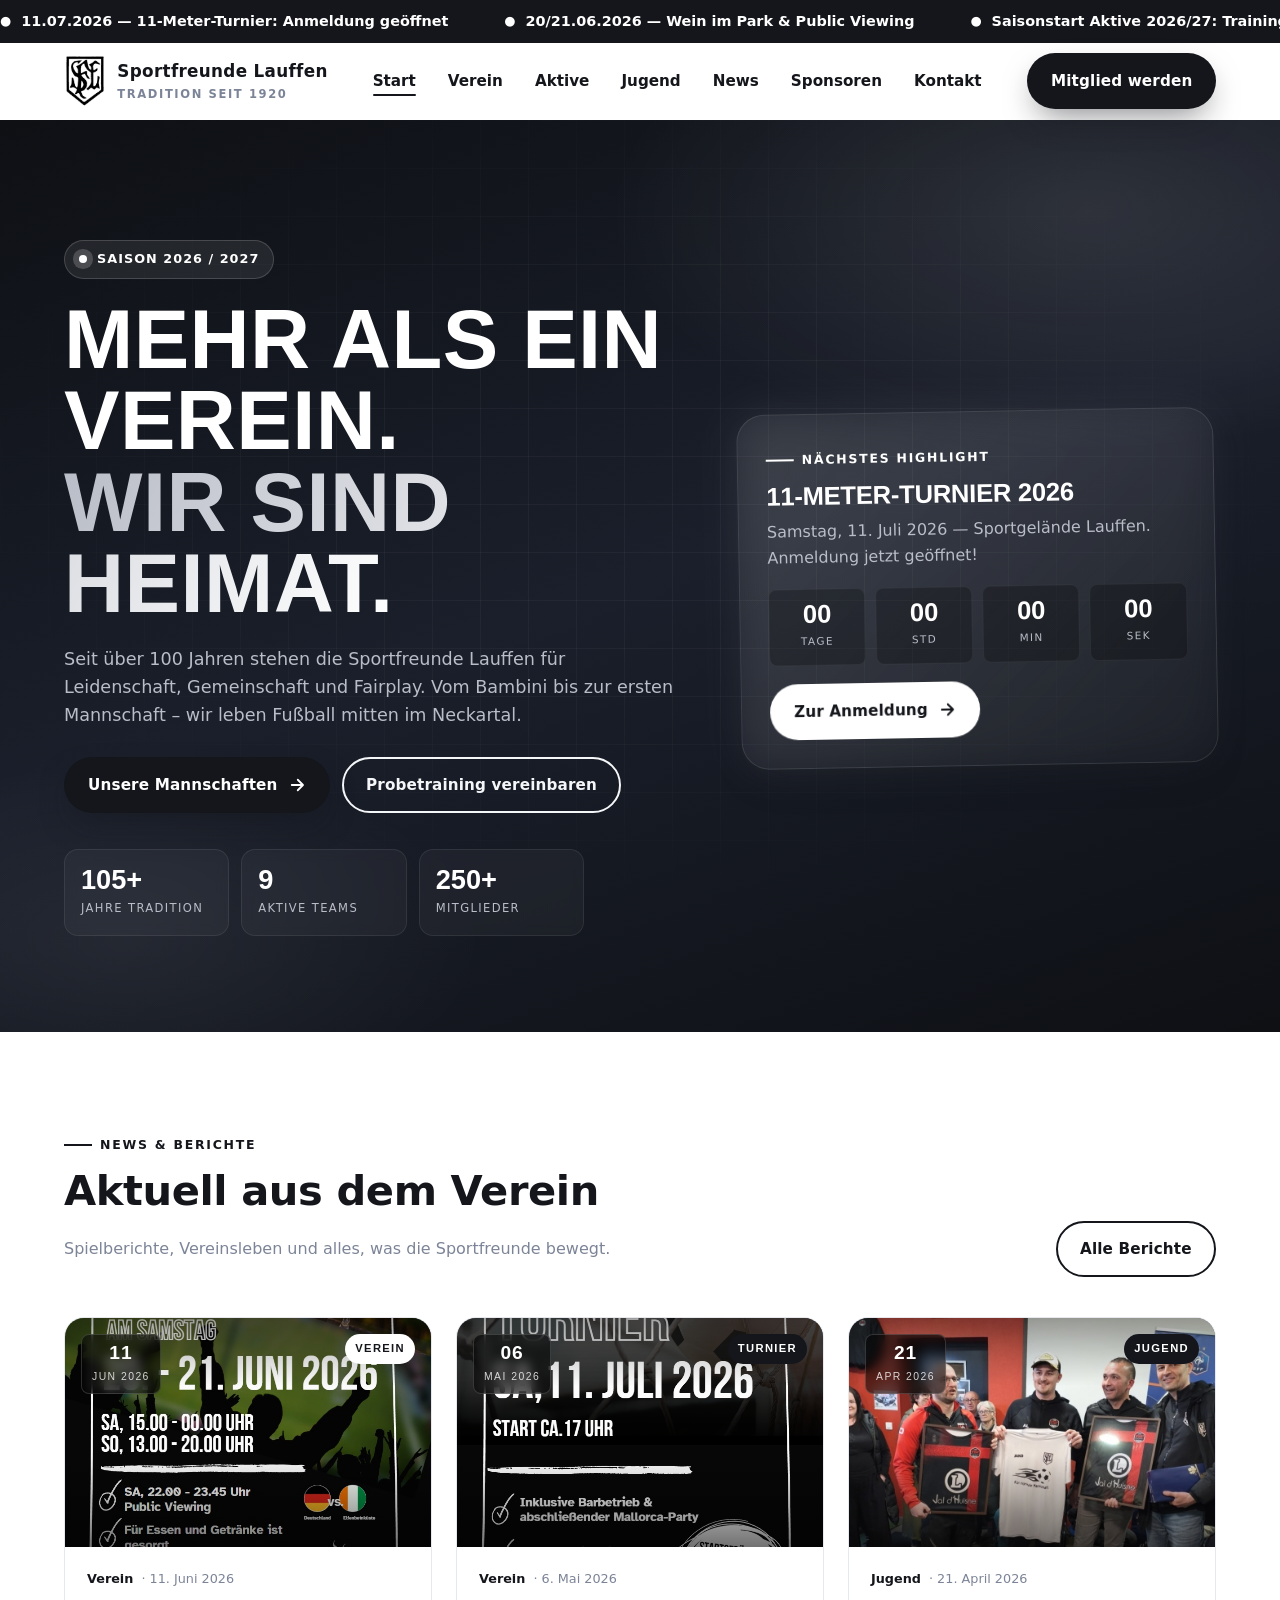
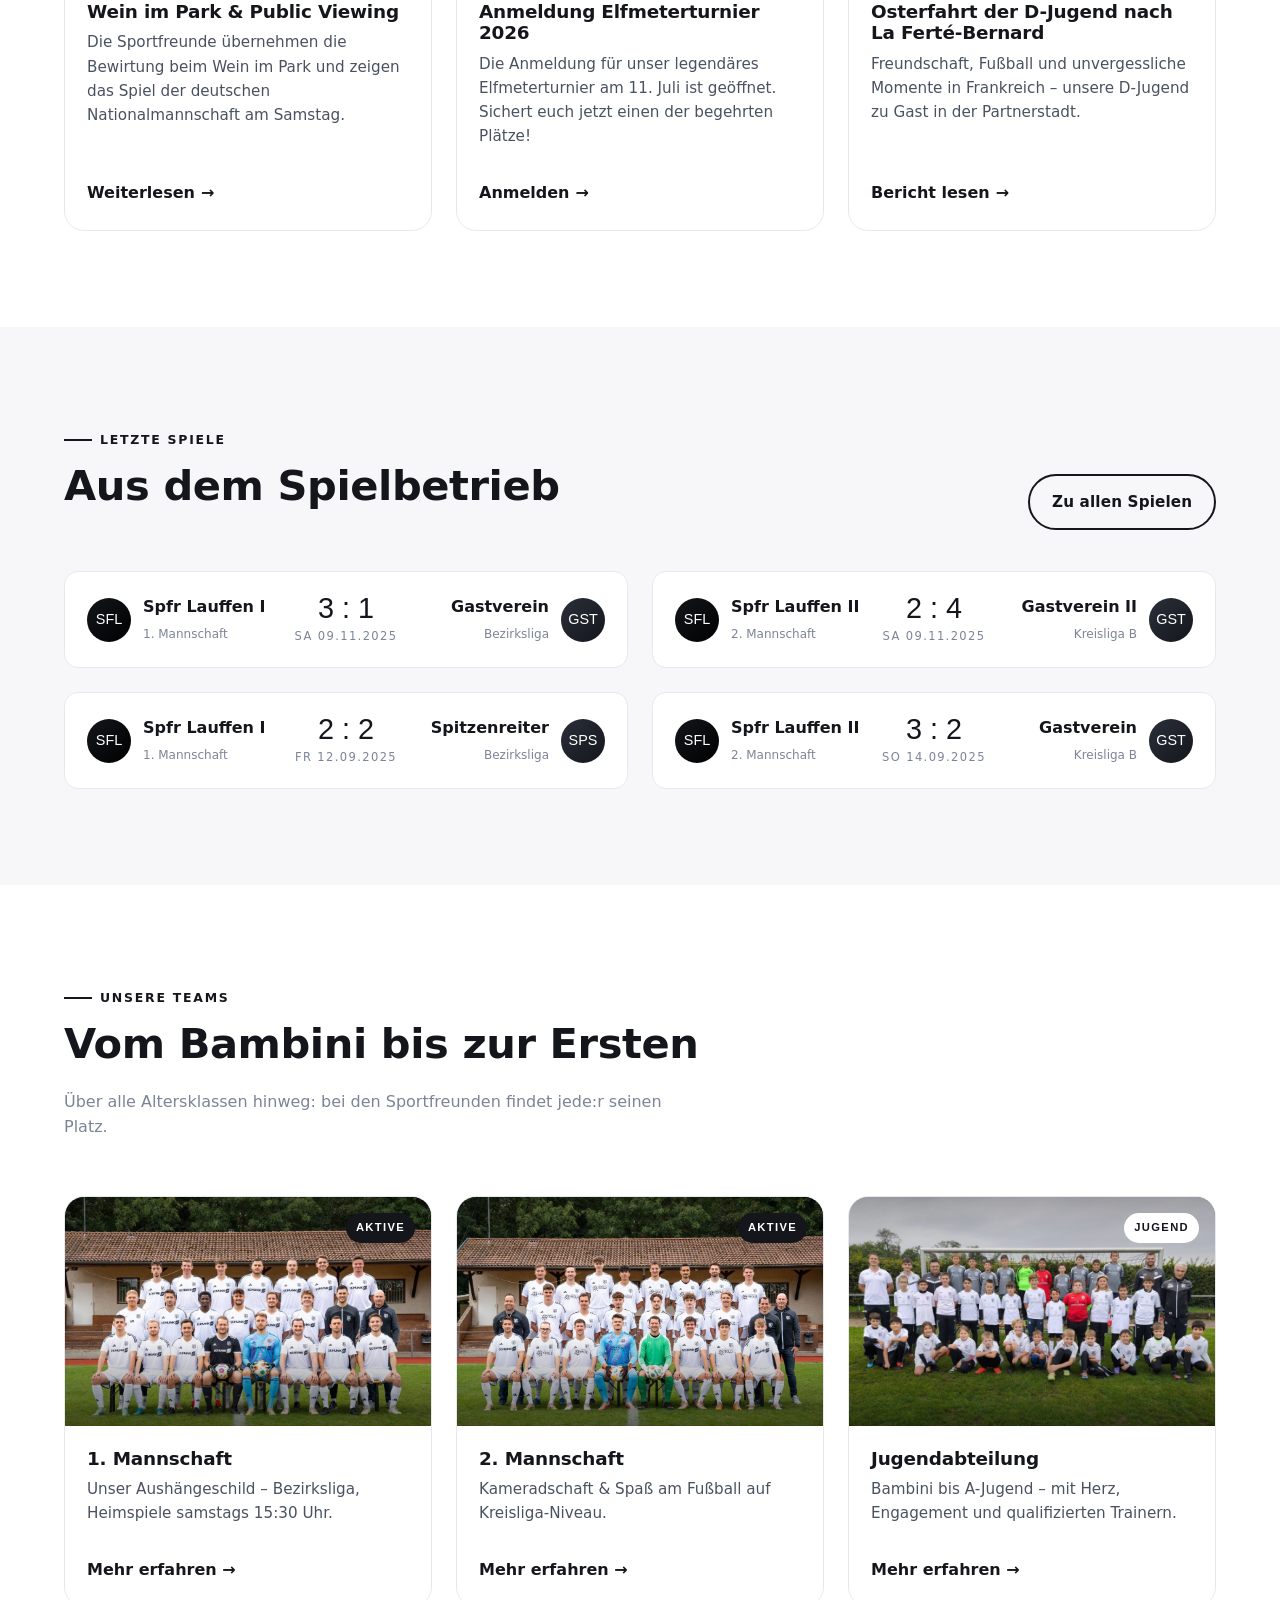
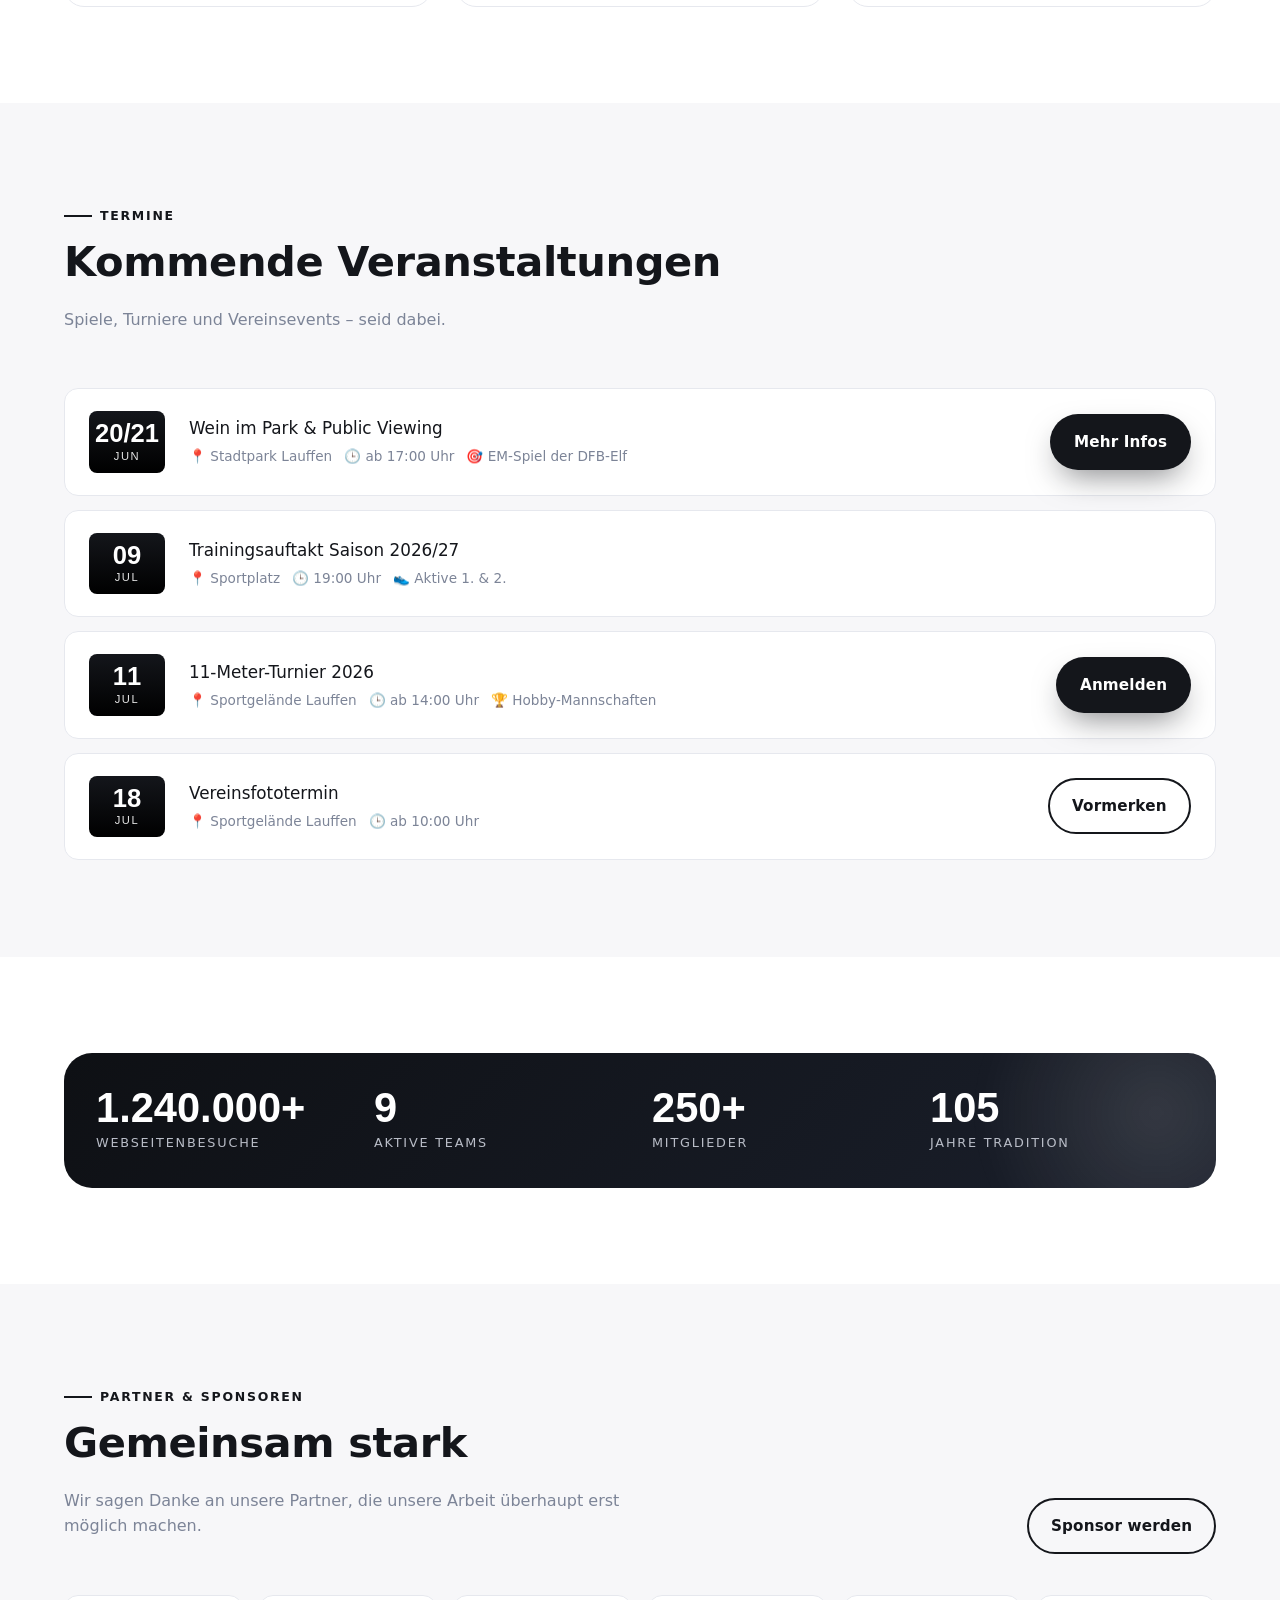
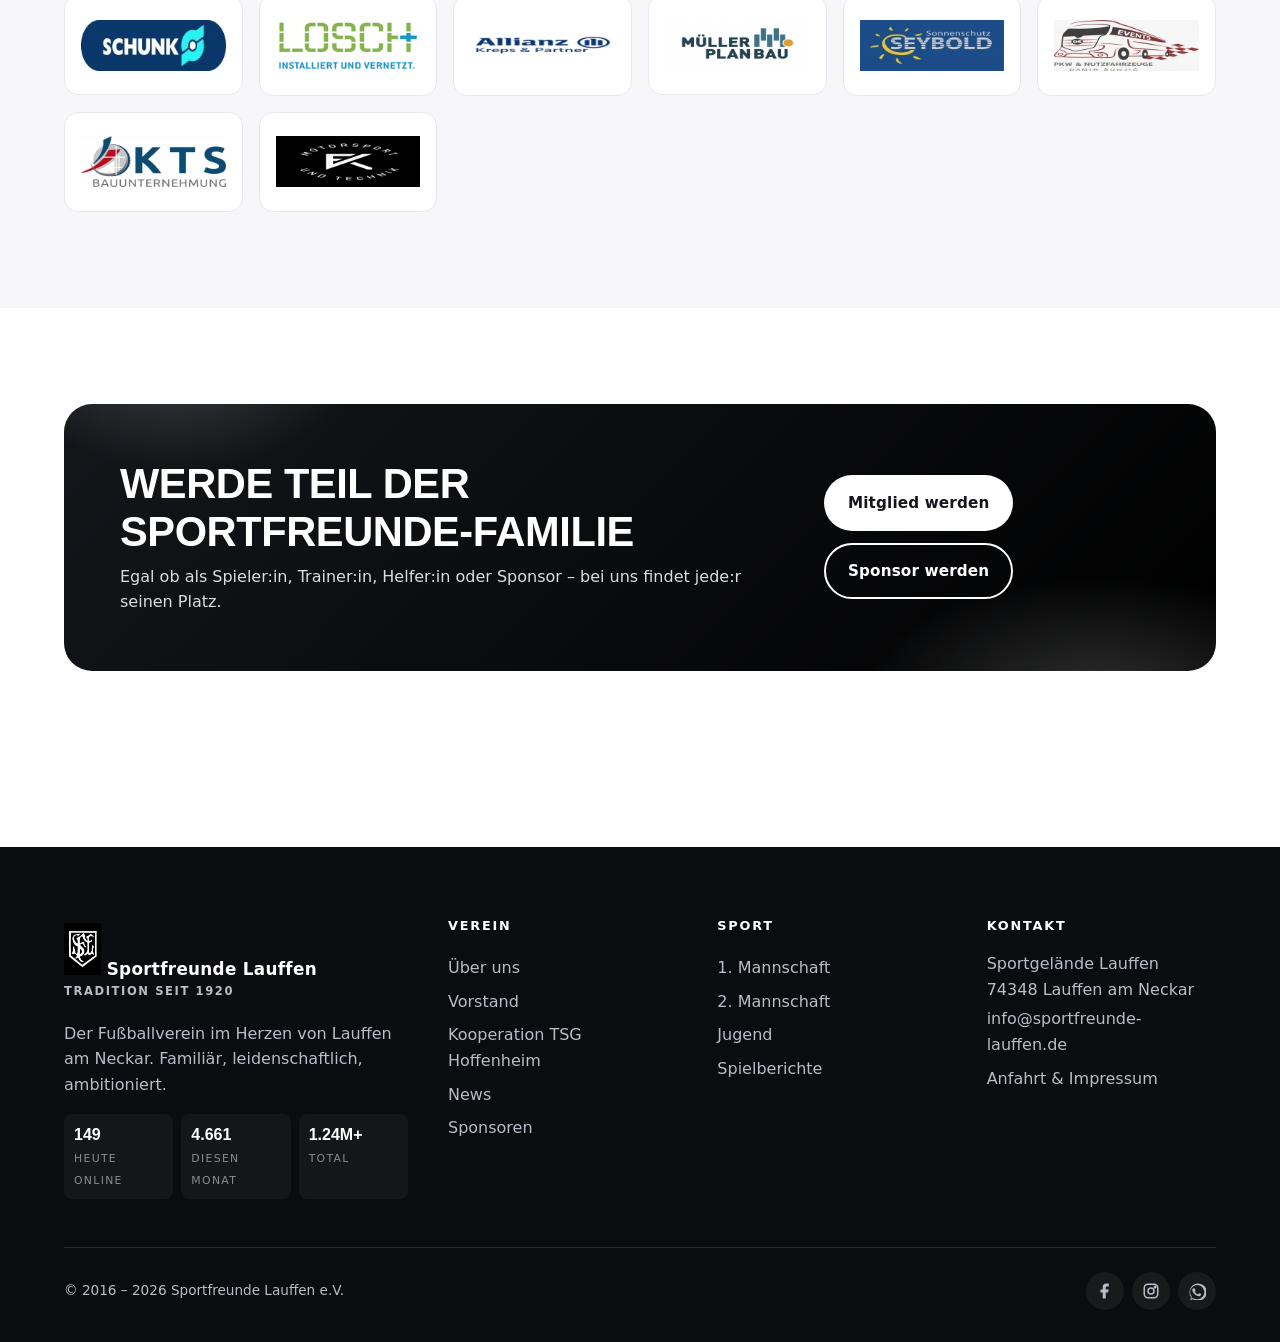
<file: index.html>
<!DOCTYPE html>
<html lang="de">
<head>
  <meta charset="UTF-8" />
  <meta name="viewport" content="width=device-width, initial-scale=1.0" />
  <meta http-equiv="Content-Security-Policy" content="default-src 'self'; script-src 'self' 'unsafe-inline'; style-src 'self' 'unsafe-inline' https://fonts.googleapis.com; font-src 'self' https://fonts.gstatic.com; img-src 'self' data:; frame-src https://www.openstreetmap.org; form-action 'self' https://formspree.io; base-uri 'self'; object-src 'none';">
  <meta name="referrer" content="strict-origin-when-cross-origin">
  <title>Sportfreunde Lauffen – Dein Verein in Lauffen am Neckar</title>
  <meta name="description" content="Offizielle Webseite der Sportfreunde Lauffen. News, Mannschaften, Spielpläne, Veranstaltungen und mehr." />
  <link rel="icon" type="image/jpeg" href="assets/SFLweiss.jpeg" />
  <link rel="preconnect" href="https://fonts.googleapis.com" />
  <link rel="preconnect" href="https://fonts.gstatic.com" crossorigin />
  <link href="https://fonts.googleapis.com/css2?family=Bebas+Neue&family=Inter:wght@400;500;600;700;800&display=swap" rel="stylesheet" />
  <link rel="stylesheet" href="assets/styles.css" />
</head>
<body>

  <!-- News ticker -->
  <div class="news-ticker" aria-label="Aktuelle Meldungen">
    <div class="news-ticker__inner">
      <span>11.07.2026 — 11-Meter-Turnier: Anmeldung geöffnet</span>
      <span>20/21.06.2026 — Wein im Park &amp; Public Viewing</span>
      <span>Saisonstart Aktive 2026/27: Trainingsbeginn am 09.07.</span>
      <span>Neue Sponsoren Herzlich Willkommen!</span>
      <!-- duplicate for seamless loop -->
      <span>11.07.2026 — 11-Meter-Turnier: Anmeldung geöffnet</span>
      <span>20/21.06.2026 — Wein im Park &amp; Public Viewing</span>
      <span>Saisonstart Aktive  2026/27: Trainingsbeginn am 09.07.</span>
      <span>Neue Sponsoren Herzlich Willkommen!</span>
    </div>
  </div>

  <!-- Header -->
  <header class="site-header">
    <div class="container">
      <nav class="nav" aria-label="Hauptnavigation">
        <a href="index.html" class="brand" aria-label="Sportfreunde Lauffen Startseite">
          <span class="brand__logo"><img src="assets/SFLweiss.jpeg" alt="SFL Wappen"></span>
          <span class="brand__name">
            Sportfreunde Lauffen
            <small>Tradition seit 1920</small>
          </span>
        </a>

        <ul class="nav__menu">
          <li><a href="index.html">Start</a></li>
          <li><a href="verein.html">Verein</a></li>
          <li><a href="mannschaften.html">Aktive</a></li>
          <li><a href="jugend.html">Jugend</a></li>
          <li><a href="news.html">News</a></li>
          <li><a href="sponsoren.html">Sponsoren</a></li>
          <li><a href="kontakt.html">Kontakt</a></li>
        </ul>

        <div class="nav__cta">
          <a href="kontakt.html" class="btn btn--primary">Mitglied werden</a>
        </div>

        <button class="nav__toggle" aria-label="Menü öffnen" aria-expanded="false">
          <span></span>
        </button>
      </nav>
    </div>
  </header>

  <!-- Hero -->
  <section class="hero">
    <div class="container hero__grid">
      <div>
        <span class="hero__badge">Saison 2026 / 2027</span>
        <h1 class="hero__title">Mehr als ein Verein.<br><span class="accent">Wir sind Heimat.</span></h1>
        <p class="hero__lead">
          Seit über 100 Jahren stehen die Sportfreunde Lauffen für Leidenschaft, Gemeinschaft und Fairplay.
          Vom Bambini bis zur ersten Mannschaft – wir leben Fußball mitten im Neckartal.
        </p>
        <div class="hero__cta">
          <a href="mannschaften.html" class="btn btn--primary">
            Unsere Mannschaften
            <svg class="arrow" width="18" height="18" viewBox="0 0 24 24" fill="none" stroke="currentColor" stroke-width="2.4" stroke-linecap="round" stroke-linejoin="round"><path d="M5 12h14M13 5l7 7-7 7"/></svg>
          </a>
          <a href="kontakt.html" class="btn btn--ghost">Probetraining vereinbaren</a>
        </div>

        <div class="hero__stats">
          <div class="hero__stat"><b>105+</b><span>Jahre Tradition</span></div>
          <div class="hero__stat"><b>9</b><span>Aktive Teams</span></div>
          <div class="hero__stat"><b>250+</b><span>Mitglieder</span></div>
        </div>
      </div>

      <aside class="hero__card" aria-label="Nächstes Event">
        <span class="eyebrow" style="color: var(--accent)">Nächstes Highlight</span>
        <h3>11-Meter-Turnier 2026</h3>
        <p>Samstag, 11. Juli 2026 — Sportgelände Lauffen. Anmeldung jetzt geöffnet!</p>
        <div class="countdown" data-countdown="2026-07-11T14:00:00">
          <div><b data-cd="d">--</b><span>Tage</span></div>
          <div><b data-cd="h">--</b><span>Std</span></div>
          <div><b data-cd="m">--</b><span>Min</span></div>
          <div><b data-cd="s">--</b><span>Sek</span></div>
        </div>
        <a href="news.html" class="btn btn--light">
          Zur Anmeldung
          <svg class="arrow" width="18" height="18" viewBox="0 0 24 24" fill="none" stroke="currentColor" stroke-width="2.4" stroke-linecap="round" stroke-linejoin="round"><path d="M5 12h14M13 5l7 7-7 7"/></svg>
        </a>
      </aside>
    </div>
  </section>

  <!-- Aktuelle Berichte -->
  <section class="section">
    <div class="container">
      <div class="section__head reveal">
        <div>
          <span class="eyebrow">News &amp; Berichte</span>
          <h2 class="section__title">Aktuell aus dem Verein</h2>
          <p class="section__sub">Spielberichte, Vereinsleben und alles, was die Sportfreunde bewegt.</p>
        </div>
        <a href="news.html" class="btn btn--ghost" style="color: var(--brand); border-color: var(--brand)">Alle Berichte</a>
      </div>

      <div class="grid grid--3">
        <article class="card reveal">
          <div class="card__media">
            <img src="assets/WeinImPark.jpeg" alt="Wein im Park" loading="lazy">
            <span class="card__date"><b>11</b><span>Jun 2026</span></span>
            <span class="card__tag card__tag--accent">Verein</span>
          </div>
          <div class="card__body">
            <div class="card__meta"><b>Verein</b> · 11. Juni 2026</div>
            <h3 class="card__title">Wein im Park &amp; Public Viewing</h3>
            <p class="card__excerpt">Die Sportfreunde übernehmen die Bewirtung beim Wein im Park und zeigen das Spiel der deutschen Nationalmannschaft am Samstag.</p>
            <div class="card__footer">
              <a href="news.html" class="card__link">Weiterlesen <span aria-hidden="true">→</span></a>
            </div>
          </div>
        </article>

        <article class="card reveal">
          <div class="card__media">
            <img src="assets/Elfmeter.png" alt="Elfmeterturnier" loading="lazy">
            <span class="card__date"><b>06</b><span>Mai 2026</span></span>
            <span class="card__tag card__tag--dark">Turnier</span>
          </div>
          <div class="card__body">
            <div class="card__meta"><b>Verein</b> · 6. Mai 2026</div>
            <h3 class="card__title">Anmeldung Elfmeterturnier 2026</h3>
            <p class="card__excerpt">Die Anmeldung für unser legendäres Elfmeterturnier am 11. Juli ist geöffnet. Sichert euch jetzt einen der begehrten Plätze!</p>
            <div class="card__footer">
              <a href="news.html" class="card__link">Anmelden <span aria-hidden="true">→</span></a>
            </div>
          </div>
        </article>

        <article class="card reveal">
          <div class="card__media">
            <img src="assets/LaFerte.jpeg" alt="D-Jugend in La Ferté-Bernard" loading="lazy">
            <span class="card__date"><b>21</b><span>Apr 2026</span></span>
            <span class="card__tag">Jugend</span>
          </div>
          <div class="card__body">
            <div class="card__meta"><b>Jugend</b> · 21. April 2026</div>
            <h3 class="card__title">Osterfahrt der D-Jugend nach La Ferté-Bernard</h3>
            <p class="card__excerpt">Freundschaft, Fußball und unvergessliche Momente in Frankreich – unsere D-Jugend zu Gast in der Partnerstadt.</p>
            <div class="card__footer">
              <a href="news.html" class="card__link">Bericht lesen <span aria-hidden="true">→</span></a>
            </div>
          </div>
        </article>
      </div>
    </div>
  </section>

  <!-- Spielergebnisse -->
  <section class="section section--alt">
    <div class="container">
      <div class="section__head reveal">
        <div>
          <span class="eyebrow">Letzte Spiele</span>
          <h2 class="section__title">Aus dem Spielbetrieb</h2>
        </div>
        <a href="mannschaften.html" class="btn btn--ghost" style="color: var(--brand); border-color: var(--brand)">Zu allen Spielen</a>
      </div>

      <div class="grid grid--2">
        <div class="match reveal">
          <div class="match__team">
            <div class="match__crest">SFL</div>
            <div class="match__name"><b>Spfr Lauffen I</b><span>1. Mannschaft</span></div>
          </div>
          <div class="match__center">
            <div class="match__score">3 : 1</div>
            <span class="match__when">Sa 09.11.2025</span>
          </div>
          <div class="match__team match__team--away">
            <div class="match__crest match__crest--neutral">GST</div>
            <div class="match__name"><b>Gastverein</b><span>Bezirksliga</span></div>
          </div>
        </div>

        <div class="match reveal">
          <div class="match__team">
            <div class="match__crest">SFL</div>
            <div class="match__name"><b>Spfr Lauffen II</b><span>2. Mannschaft</span></div>
          </div>
          <div class="match__center">
            <div class="match__score">2 : 4</div>
            <span class="match__when">Sa 09.11.2025</span>
          </div>
          <div class="match__team match__team--away">
            <div class="match__crest match__crest--neutral">GST</div>
            <div class="match__name"><b>Gastverein II</b><span>Kreisliga B</span></div>
          </div>
        </div>

        <div class="match reveal">
          <div class="match__team">
            <div class="match__crest">SFL</div>
            <div class="match__name"><b>Spfr Lauffen I</b><span>1. Mannschaft</span></div>
          </div>
          <div class="match__center">
            <div class="match__score">2 : 2</div>
            <span class="match__when">Fr 12.09.2025</span>
          </div>
          <div class="match__team match__team--away">
            <div class="match__crest match__crest--neutral">SPS</div>
            <div class="match__name"><b>Spitzenreiter</b><span>Bezirksliga</span></div>
          </div>
        </div>

        <div class="match reveal">
          <div class="match__team">
            <div class="match__crest">SFL</div>
            <div class="match__name"><b>Spfr Lauffen II</b><span>2. Mannschaft</span></div>
          </div>
          <div class="match__center">
            <div class="match__score">3 : 2</div>
            <span class="match__when">So 14.09.2025</span>
          </div>
          <div class="match__team match__team--away">
            <div class="match__crest match__crest--neutral">GST</div>
            <div class="match__name"><b>Gastverein</b><span>Kreisliga B</span></div>
          </div>
        </div>
      </div>
    </div>
  </section>

  <!-- Mannschaften Highlights -->
  <section class="section">
    <div class="container">
      <div class="section__head reveal">
        <div>
          <span class="eyebrow">Unsere Teams</span>
          <h2 class="section__title">Vom Bambini bis zur Ersten</h2>
          <p class="section__sub">Über alle Altersklassen hinweg: bei den Sportfreunden findet jede:r seinen Platz.</p>
        </div>
      </div>

      <div class="grid grid--3">
        <a href="mannschaften.html" class="card reveal">
          <div class="card__media">
            <img src="assets/ErsteMannschaft.jpg" alt="1. Mannschaft" loading="lazy">
            <span class="card__tag card__tag--dark">Aktive</span>
          </div>
          <div class="card__body">
            <h3 class="card__title">1. Mannschaft</h3>
            <p class="card__excerpt">Unser Aushängeschild – Bezirksliga, Heimspiele samstags 15:30 Uhr.</p>
            <div class="card__footer"><span class="card__link">Mehr erfahren →</span></div>
          </div>
        </a>

        <a href="mannschaften.html" class="card reveal">
          <div class="card__media">
            <img src="assets/ZweiteMannschaft.jpg" alt="2. Mannschaft" loading="lazy">
            <span class="card__tag">Aktive</span>
          </div>
          <div class="card__body">
            <h3 class="card__title">2. Mannschaft</h3>
            <p class="card__excerpt">Kameradschaft &amp; Spaß am Fußball auf Kreisliga-Niveau.</p>
            <div class="card__footer"><span class="card__link">Mehr erfahren →</span></div>
          </div>
        </a>

        <a href="jugend.html" class="card reveal">
          <div class="card__media">
            <img src="assets/EJugend.jpeg" alt="Jugendabteilung" loading="lazy">
            <span class="card__tag card__tag--accent">Jugend</span>
          </div>
          <div class="card__body">
            <h3 class="card__title">Jugendabteilung</h3>
            <p class="card__excerpt">Bambini bis A-Jugend – mit Herz, Engagement und qualifizierten Trainern.</p>
            <div class="card__footer"><span class="card__link">Mehr erfahren →</span></div>
          </div>
        </a>
      </div>
    </div>
  </section>

  <!-- Events -->
  <section class="section section--alt">
    <div class="container">
      <div class="section__head reveal">
        <div>
          <span class="eyebrow">Termine</span>
          <h2 class="section__title">Kommende Veranstaltungen</h2>
          <p class="section__sub">Spiele, Turniere und Vereinsevents – seid dabei.</p>
        </div>
      </div>

      <div class="reveal">
        <div class="event">
          <div class="event__date"><b>20/21</b><span>Jun</span></div>
          <div>
            <div class="event__title">Wein im Park &amp; Public Viewing</div>
            <div class="event__meta">
              <span>📍 Stadtpark Lauffen</span>
              <span>🕒 ab 17:00 Uhr</span>
              <span>🎯 EM-Spiel der DFB-Elf</span>
            </div>
          </div>
          <a href="news.html" class="btn btn--primary event__cta">Mehr Infos</a>
        </div>
        <div class="event">
          <div class="event__date"><b>09</b><span>Jul</span></div>
          <div>
            <div class="event__title">Trainingsauftakt Saison 2026/27</div>
            <div class="event__meta">
              <span>📍 Sportplatz</span>
              <span>🕒 19:00 Uhr</span>
              <span>👟 Aktive 1. &amp; 2.</span>
            </div>
          </div>          
        </div>
        <div class="event">
          <div class="event__date"><b>11</b><span>Jul</span></div>
          <div>
            <div class="event__title">11-Meter-Turnier 2026</div>
            <div class="event__meta">
              <span>📍 Sportgelände Lauffen</span>
              <span>🕒 ab 14:00 Uhr</span>
              <span>🏆 Hobby-Mannschaften</span>
            </div>
          </div>
          <a href="news.html" class="btn btn--primary event__cta">Anmelden</a>
        </div>
        
        <div class="event">
          <div class="event__date"><b>18</b><span>JUL</span></div>
          <div>
            <div class="event__title">Vereinsfototermin</div>
            <div class="event__meta">
              <span>📍 Sportgelände Lauffen</span>
              <span>🕒 ab 10:00 Uhr</span>
              <span></span>
            </div>
          </div>
          <a href="kontakt.html" class="btn btn--ghost event__cta" style="color: var(--brand); border-color: var(--brand)">Vormerken</a>
        </div>
      </div>
    </div>
  </section>

  <!-- Stats -->
  <section class="section">
    <div class="container">
      <div class="stat-strip reveal">
        <div><b>1.240.000+</b><span>Webseitenbesuche</span></div>
        <div><b>9</b><span>Aktive Teams</span></div>
        <div><b>250+</b><span>Mitglieder</span></div>
        <div><b>105</b><span>Jahre Tradition</span></div>
      </div>
    </div>
  </section>

  <!-- Sponsoren -->
  <section class="section section--alt">
    <div class="container">
      <div class="section__head reveal">
        <div>
          <span class="eyebrow">Partner &amp; Sponsoren</span>
          <h2 class="section__title">Gemeinsam stark</h2>
          <p class="section__sub">Wir sagen Danke an unsere Partner, die unsere Arbeit überhaupt erst möglich machen.</p>
        </div>
        <a href="sponsoren.html" class="btn btn--ghost" style="color: var(--brand); border-color: var(--brand)">Sponsor werden</a>
      </div>

      <div class="sponsors reveal">
        <div class="sponsor"><img src="assets/Schunk.jpg" alt="Schunk" loading="lazy"></div>
        <div class="sponsor"><img src="assets/Losch.png" alt="Losch" loading="lazy"></div>
        <div class="sponsor"><img src="assets/allianz.png" alt="Allianz" loading="lazy"></div>
        <div class="sponsor"><img src="assets/MuellerPlanbau.jpg" alt="Müller Planbau" loading="lazy"></div>
        <div class="sponsor"><img src="assets/Seybold.jpeg" alt="Seybold" loading="lazy"></div>
        <div class="sponsor"><img src="assets/Sunjic.jpeg" alt="Sunjic" loading="lazy"></div>
        <div class="sponsor"><img src="assets/KTS.jpg" alt="KTS" loading="lazy"></div>
        <div class="sponsor"><img src="assets/FKMotorsport.png" alt="FK Motorsport" loading="lazy"></div>
      </div>
    </div>
  </section>

  <!-- CTA Banner -->
  <section class="section">
    <div class="container">
      <div class="cta-banner reveal">
        <div>
          <h2>Werde Teil der Sportfreunde-Familie</h2>
          <p>Egal ob als Spieler:in, Trainer:in, Helfer:in oder Sponsor – bei uns findet jede:r seinen Platz.</p>
        </div>
        <div class="cta-banner__actions">
          <a href="kontakt.html" class="btn btn--light">Mitglied werden</a>
          <a href="sponsoren.html" class="btn btn--ghost" style="color:#fff; border-color:#fff">Sponsor werden</a>
        </div>
      </div>
    </div>
  </section>

  <!-- Footer -->
  <footer class="site-footer">
    <div class="container">
      <div class="footer-grid">
        <div>
          <a href="index.html" class="brand" style="color: #fff">
            <span class="brand__logo"><img src="assets/SFLschwarz.jpeg" alt="SFL Wappen"></span>
            <span class="brand__name" style="color:#fff">
              Sportfreunde Lauffen
              <small style="color: var(--text-on-dark-soft)">Tradition seit 1920</small>
            </span>
          </a>
          <p style="margin-top: 16px; max-width: 36ch;">
            Der Fußballverein im Herzen von Lauffen am Neckar. Familiär, leidenschaftlich, ambitioniert.
          </p>
          <div class="footer-stats">
            <div><b>149</b><span>Heute online</span></div>
            <div><b>4.661</b><span>Diesen Monat</span></div>
            <div><b>1.24M+</b><span>Total</span></div>
          </div>
        </div>

        <div>
          <h4>Verein</h4>
          <ul>
            <li><a href="verein.html">Über uns</a></li>
            <li><a href="verein.html">Vorstand</a></li>
            <li><a href="kooperation.html">Kooperation TSG Hoffenheim</a></li>
            <li><a href="news.html">News</a></li>
            <li><a href="sponsoren.html">Sponsoren</a></li>
          </ul>
        </div>

        <div>
          <h4>Sport</h4>
          <ul>
            <li><a href="mannschaften.html">1. Mannschaft</a></li>
            <li><a href="mannschaften.html">2. Mannschaft</a></li>
            <li><a href="jugend.html">Jugend</a></li>
            <li><a href="news.html">Spielberichte</a></li>
          </ul>
        </div>

        <div>
          <h4>Kontakt</h4>
          <ul>
            <li>Sportgelände Lauffen</li>
            <li>74348 Lauffen am Neckar</li>
            <li><a href="mailto:info@sportfreunde-lauffen.de">info@sportfreunde-lauffen.de</a></li>
            <li><a href="kontakt.html">Anfahrt &amp; Impressum</a></li>
          </ul>
        </div>
      </div>

      <div class="footer-bottom">
        <span>© 2016 – <span data-year>2026</span> Sportfreunde Lauffen e.V.</span>
        <div class="socials" aria-label="Soziale Medien">
          <a href="#" aria-label="Facebook">
            <svg width="18" height="18" viewBox="0 0 24 24" fill="currentColor"><path d="M13 22v-8h3l1-4h-4V7.5C13 6.5 13.4 6 14.5 6H17V2h-3.2C10.7 2 9 3.7 9 6.5V10H6v4h3v8h4z"/></svg>
          </a>
          <a href="#" aria-label="Instagram">
            <svg width="18" height="18" viewBox="0 0 24 24" fill="none" stroke="currentColor" stroke-width="2"><rect x="3" y="3" width="18" height="18" rx="5"/><circle cx="12" cy="12" r="4"/><circle cx="17.5" cy="6.5" r="1" fill="currentColor"/></svg>
          </a>
          <a href="#" aria-label="WhatsApp">
            <svg width="18" height="18" viewBox="0 0 24 24" fill="currentColor"><path d="M20 4A11.5 11.5 0 0 0 4 20l-1 4 4-1A11.5 11.5 0 1 0 20 4zm-8 19a9.5 9.5 0 0 1-4.8-1.3l-.4-.2-2.4.6.6-2.3-.2-.4A9.5 9.5 0 1 1 12 23zm5.4-7.1c-.3-.1-1.7-.8-2-.9s-.5-.1-.7.2-.8.9-1 1.1-.4.2-.7.1c-.3-.1-1.2-.4-2.3-1.4-.8-.7-1.4-1.6-1.6-1.9-.2-.3 0-.5.1-.6l.4-.5c.1-.2.2-.3.3-.5s0-.4 0-.5-.7-1.7-1-2.3c-.3-.6-.6-.5-.7-.5h-.6c-.2 0-.5.1-.8.4-.3.3-1 1-1 2.4 0 1.4 1 2.8 1.2 3 .1.2 2 3 4.8 4.2.7.3 1.2.5 1.6.6.7.2 1.3.2 1.8.1.5-.1 1.7-.7 1.9-1.4.2-.7.2-1.2.2-1.4-.1-.2-.2-.3-.5-.4z"/></svg>
          </a>
        </div>
      </div>
    </div>
  </footer>

  <script src="assets/script.js"></script>
</body>
</html>
</file>
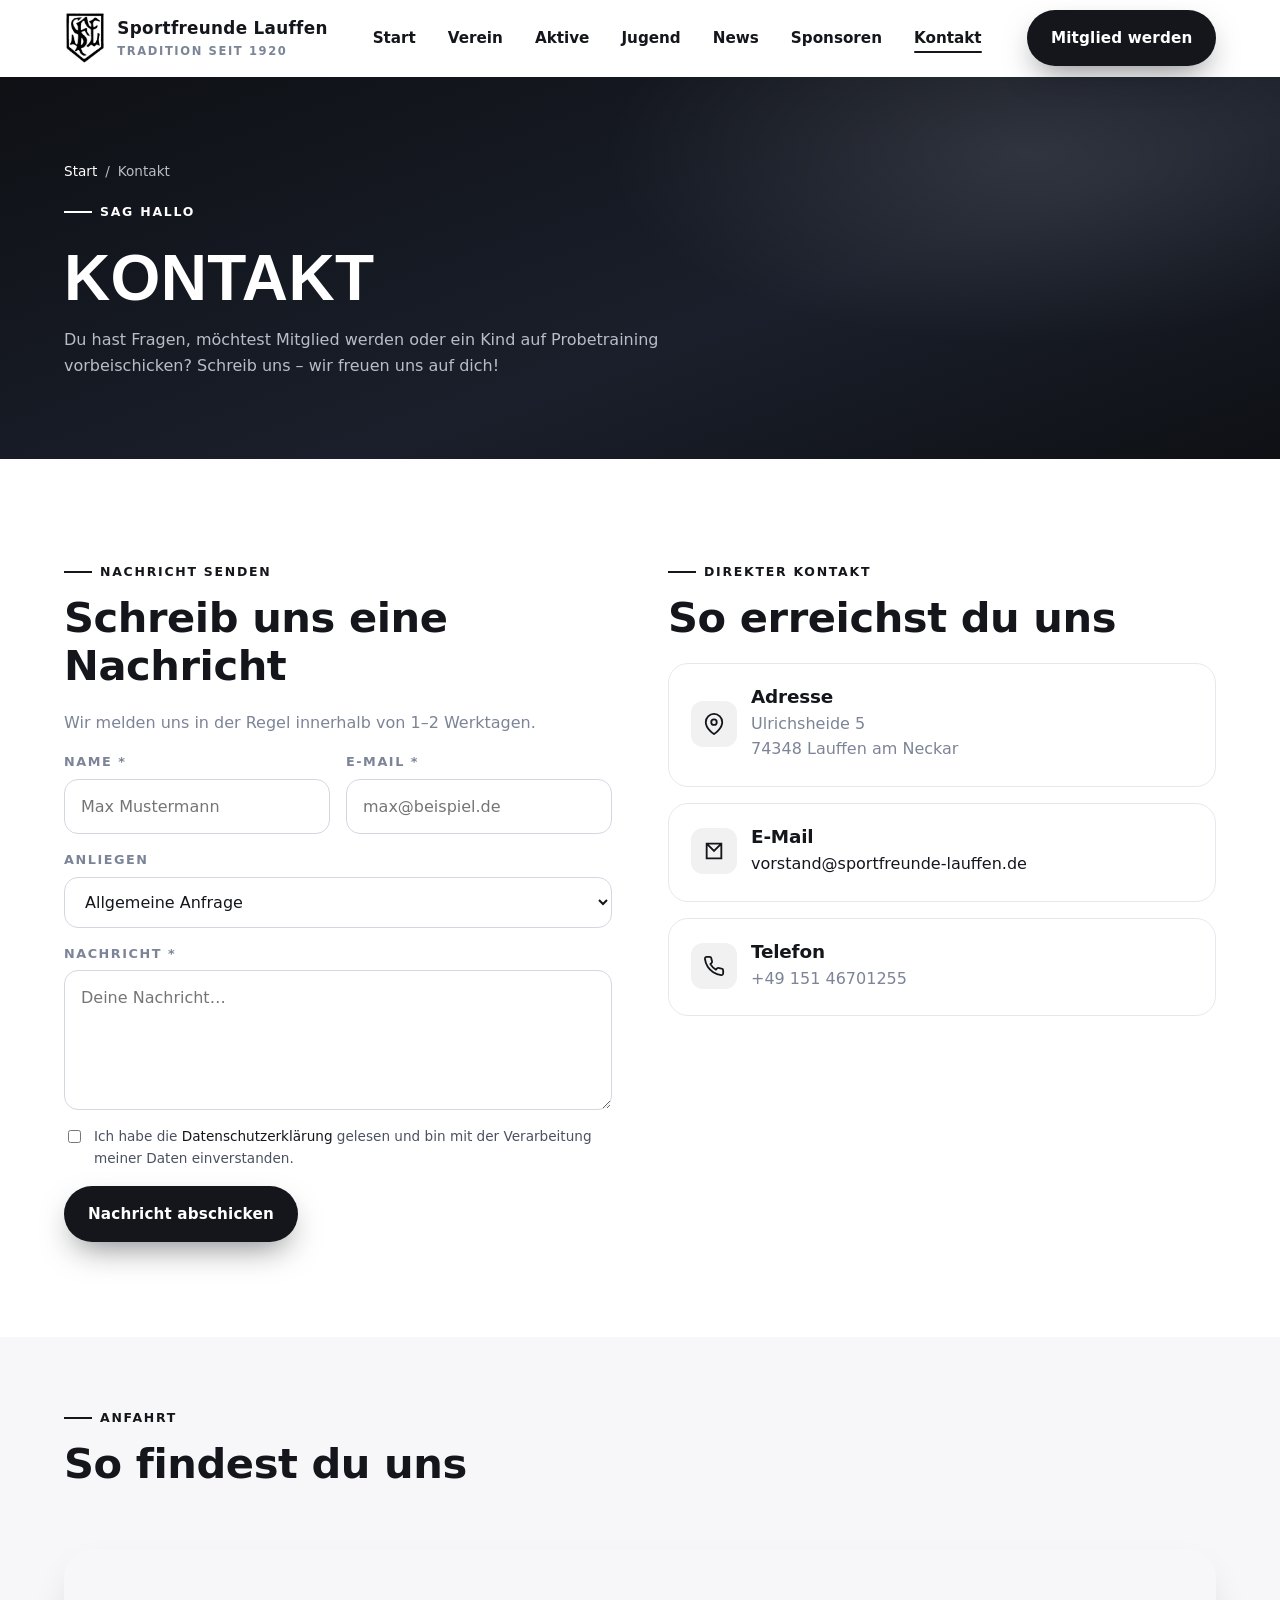
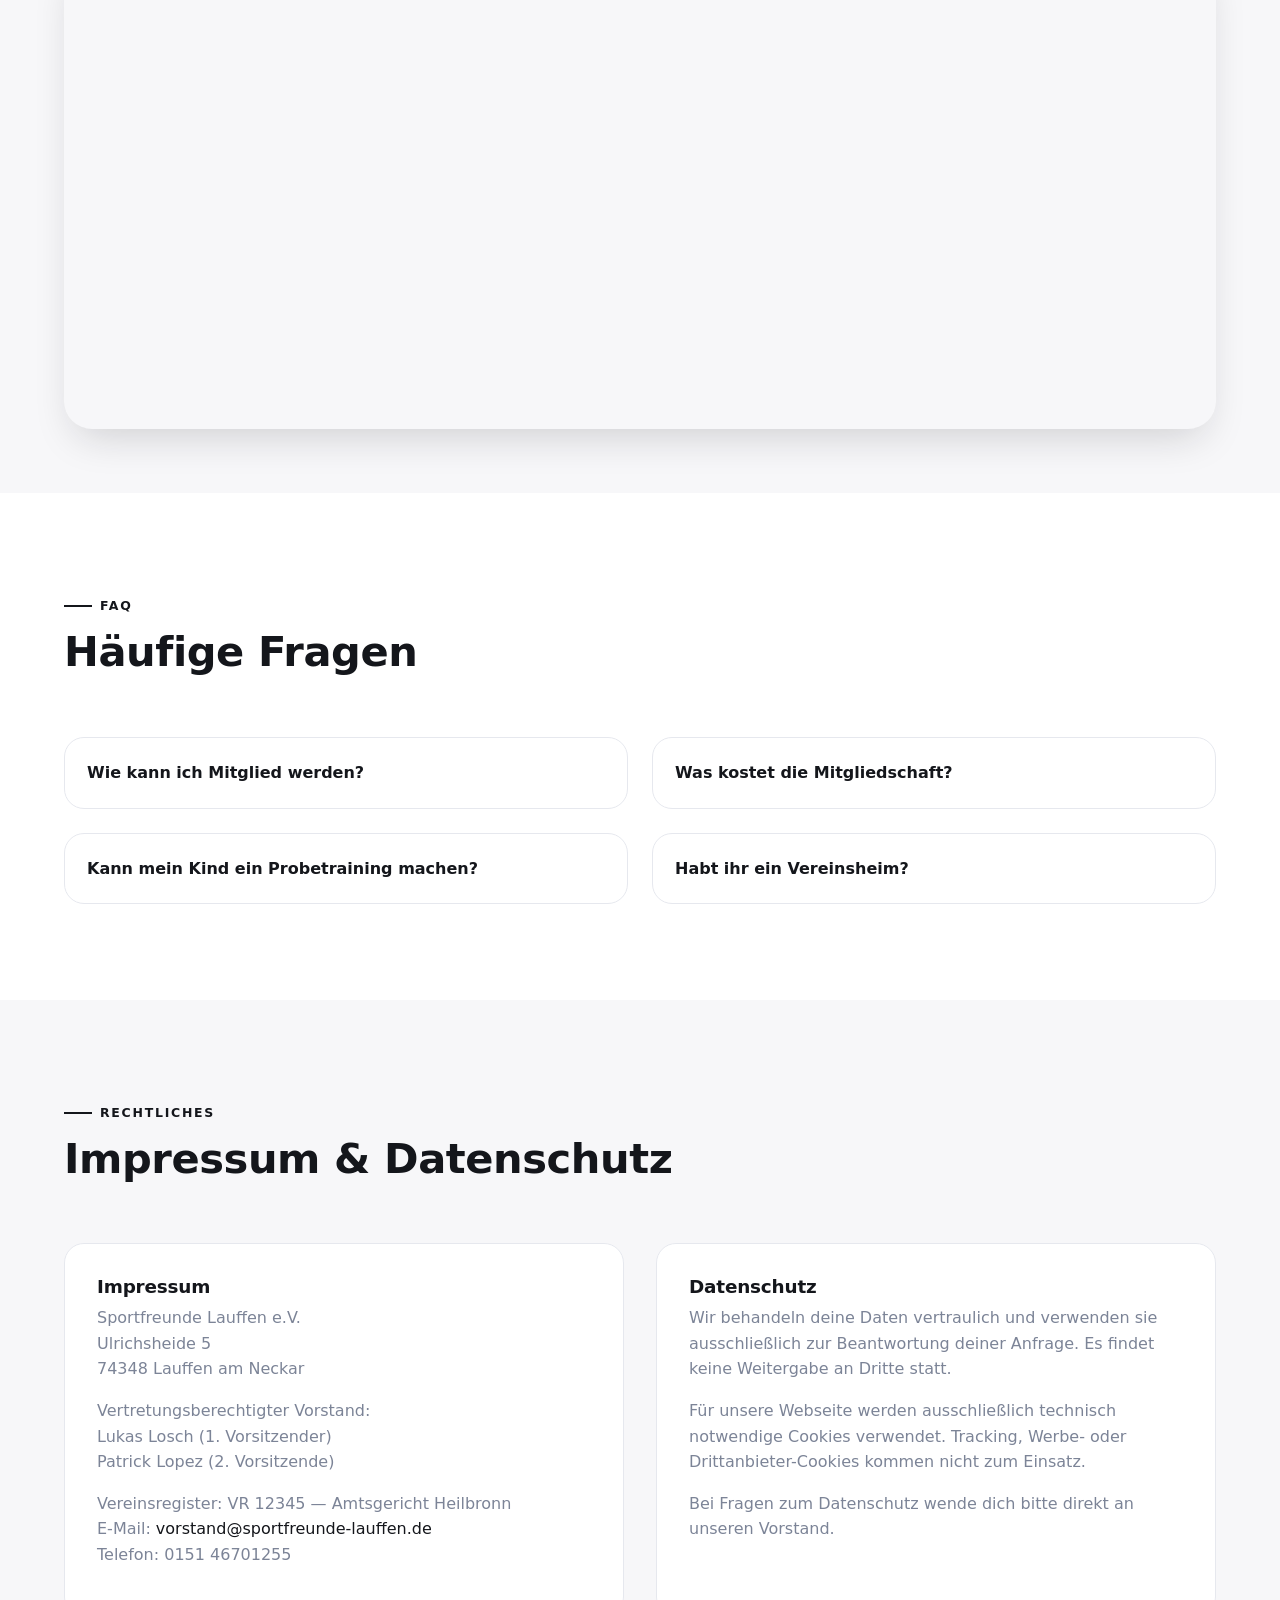
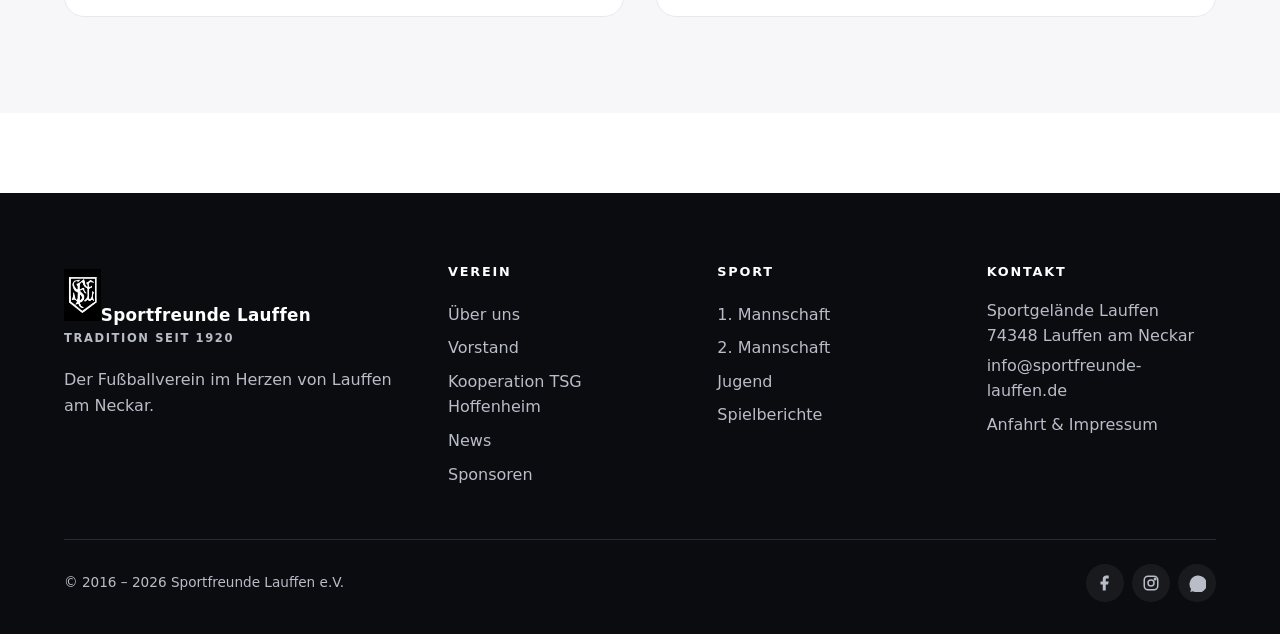
<file: kontakt.html>
<!DOCTYPE html>
<html lang="de">
<head>
  <meta charset="UTF-8" />
  <meta name="viewport" content="width=device-width, initial-scale=1.0" />
  <meta http-equiv="Content-Security-Policy" content="default-src 'self'; script-src 'self' 'unsafe-inline'; style-src 'self' 'unsafe-inline' https://fonts.googleapis.com; font-src 'self' https://fonts.gstatic.com; img-src 'self' data:; frame-src https://www.openstreetmap.org; form-action 'self' https://formspree.io; base-uri 'self'; object-src 'none';">
  <meta name="referrer" content="strict-origin-when-cross-origin">
  <title>Kontakt – Sportfreunde Lauffen</title>
  <meta name="description" content="Kontakt, Anfahrt und Impressum der Sportfreunde Lauffen e.V." />
  <link rel="icon" type="image/jpeg" href="assets/SFLweiss.jpeg" />
  <link rel="preconnect" href="https://fonts.googleapis.com" />
  <link rel="preconnect" href="https://fonts.gstatic.com" crossorigin />
  <link href="https://fonts.googleapis.com/css2?family=Bebas+Neue&family=Inter:wght@400;500;600;700;800&display=swap" rel="stylesheet" />
  <link rel="stylesheet" href="assets/styles.css" />
</head>
<body>

  <header class="site-header">
    <div class="container">
      <nav class="nav" aria-label="Hauptnavigation">
        <a href="index.html" class="brand"><span class="brand__logo"><img src="assets/SFLweiss.jpeg" alt="SFL Wappen"></span><span class="brand__name">Sportfreunde Lauffen<small>Tradition seit 1920</small></span></a>
        <ul class="nav__menu">
          <li><a href="index.html">Start</a></li>
          <li><a href="verein.html">Verein</a></li>
          <li><a href="mannschaften.html">Aktive</a></li>
          <li><a href="jugend.html">Jugend</a></li>
          <li><a href="news.html">News</a></li>
          <li><a href="sponsoren.html">Sponsoren</a></li>
          <li><a href="kontakt.html">Kontakt</a></li>
        </ul>
        <div class="nav__cta"><a href="kontakt.html" class="btn btn--primary">Mitglied werden</a></div>
        <button class="nav__toggle" aria-label="Menü öffnen" aria-expanded="false"><span></span></button>
      </nav>
    </div>
  </header>

  <section class="page-header">
    <div class="container">
      <nav class="breadcrumbs"><a href="index.html">Start</a> <span>/</span> <span>Kontakt</span></nav>
      <span class="eyebrow" style="color: var(--accent)">Sag Hallo</span>
      <h1>Kontakt</h1>
      <p>Du hast Fragen, möchtest Mitglied werden oder ein Kind auf Probetraining vorbeischicken? Schreib uns – wir freuen uns auf dich!</p>
    </div>
  </section>

  <!-- Contact main -->
  <section class="section">
    <div class="container">
      <div class="grid grid--2" style="gap: 56px;">
        <!-- Form -->
        <div class="reveal">
          <span class="eyebrow">Nachricht senden</span>
          <h2 class="section__title">Schreib uns eine Nachricht</h2>
          <p class="muted">Wir melden uns in der Regel innerhalb von 1–2 Werktagen.</p>

          <form class="form mt-4" data-fake-form>
            <div class="grid grid--2" style="gap: 16px;">
              <div class="field">
                <label for="name">Name *</label>
                <input id="name" name="name" type="text" required placeholder="Max Mustermann" />
              </div>
              <div class="field">
                <label for="email">E-Mail *</label>
                <input id="email" name="email" type="email" required placeholder="max@beispiel.de" />
              </div>
            </div>

            <div class="field">
              <label for="topic">Anliegen</label>
              <select id="topic" name="topic">
                <option>Allgemeine Anfrage</option>
                <option>Mitgliedschaft</option>
                <option>Probetraining</option>
                <option>Sponsoring</option>
                <option>Jugend</option>
                <option>Sonstiges</option>
              </select>
            </div>

            <div class="field">
              <label for="msg">Nachricht *</label>
              <textarea id="msg" name="msg" required placeholder="Deine Nachricht…"></textarea>
            </div>

            <label style="display:flex; gap:10px; align-items:flex-start; font-size:.85rem; color: var(--text-soft);">
              <input type="checkbox" required style="margin-top: 4px;">
              <span>Ich habe die <a href="#impressum" style="color: var(--brand);">Datenschutzerklärung</a> gelesen und bin mit der Verarbeitung meiner Daten einverstanden.</span>
            </label>

            <div>
              <button type="submit" class="btn btn--primary">Nachricht abschicken</button>
            </div>

            <p data-form-status hidden style="color: var(--brand); font-weight: 600;"></p>
          </form>
        </div>

        <!-- Info -->
        <div class="reveal">
          <span class="eyebrow">Direkter Kontakt</span>
          <h2 class="section__title">So erreichst du uns</h2>

          <div class="card" style="margin-bottom: 16px;">
            <div class="card__body">
              <div style="display:flex; gap:14px; align-items:center;">
                <div style="width:46px; height:46px; border-radius:12px; background:rgba(20,22,27,.06); color:var(--brand); display:grid; place-items:center;">
                  <svg width="22" height="22" viewBox="0 0 24 24" fill="none" stroke="currentColor" stroke-width="2" stroke-linecap="round"><path d="M21 10c0 7-9 13-9 13S3 17 3 10a9 9 0 0 1 18 0z"/><circle cx="12" cy="10" r="3"/></svg>
                </div>
                <div>
                  <h3 class="card__title" style="margin: 0 0 4px;">Adresse</h3>
                  <p class="muted" style="margin:0;">Ulrichsheide 5<br>74348 Lauffen am Neckar</p>
                </div>
              </div>
            </div>
          </div>

          <div class="card" style="margin-bottom: 16px;">
            <div class="card__body">
              <div style="display:flex; gap:14px; align-items:center;">
                <div style="width:46px; height:46px; border-radius:12px; background:rgba(20,22,27,.06); color:var(--brand); display:grid; place-items:center;">
                  <svg width="22" height="22" viewBox="0 0 24 24" fill="none" stroke="currentColor" stroke-width="2" stroke-linecap="round"><path d="M4 4h16v16H4zM4 4l8 8 8-8"/></svg>
                </div>
                <div>
                  <h3 class="card__title" style="margin: 0 0 4px;">E-Mail</h3>
                  <p class="muted" style="margin:0;"><a href="mailto:info@sportfreunde-lauffen.de" style="color: var(--brand);">vorstand@sportfreunde-lauffen.de</a></p>
                </div>
              </div>
            </div>
          </div>

          <div class="card" style="margin-bottom: 16px;">
            <div class="card__body">
              <div style="display:flex; gap:14px; align-items:center;">
                <div style="width:46px; height:46px; border-radius:12px; background:rgba(20,22,27,.06); color:var(--brand); display:grid; place-items:center;">
                  <svg width="22" height="22" viewBox="0 0 24 24" fill="none" stroke="currentColor" stroke-width="2" stroke-linecap="round"><path d="M22 16.92v3a2 2 0 0 1-2.18 2 19.79 19.79 0 0 1-8.63-3.07 19.5 19.5 0 0 1-6-6A19.79 19.79 0 0 1 2.13 4.18 2 2 0 0 1 4.11 2h3a2 2 0 0 1 2 1.72c.13.96.36 1.9.7 2.81a2 2 0 0 1-.45 2.11L8.09 9.91a16 16 0 0 0 6 6l1.27-1.27a2 2 0 0 1 2.11-.45c.91.34 1.85.57 2.81.7A2 2 0 0 1 22 16.92z"/></svg>
                </div>
                <div>
                  <h3 class="card__title" style="margin: 0 0 4px;">Telefon</h3>
                  <p class="muted" style="margin:0;">+49 151 46701255</p>
                </div>
              </div>
            </div>
          </div>          
        </div>
      </div>
    </div>
  </section>

  <!-- Map -->
  <section class="section section--tight section--alt">
    <div class="container">
      <div class="section__head reveal">
        <div>
          <span class="eyebrow">Anfahrt</span>
          <h2 class="section__title">So findest du uns</h2>
        </div>
      </div>

      <div class="reveal" style="border-radius: var(--r-xl); overflow: hidden; box-shadow: var(--shadow-lg);">
        <iframe
          title="Karte Sportgelände Lauffen"
          src="https://www.openstreetmap.org/export/embed.html?bbox=9.1325%2C49.0680%2C9.1625%2C49.0820&amp;layer=mapnik&amp;marker=49.0750%2C9.1475"
          style="width:100%; height:480px; border:0; display:block;"
          loading="lazy"
          referrerpolicy="no-referrer-when-downgrade"></iframe>
      </div>
    </div>
  </section>

  <!-- FAQ -->
  <section class="section">
    <div class="container">
      <div class="section__head reveal">
        <div>
          <span class="eyebrow">FAQ</span>
          <h2 class="section__title">Häufige Fragen</h2>
        </div>
      </div>

      <div class="grid grid--2 reveal">
        <details class="card" style="padding: 22px;">
          <summary style="font-weight: 700; cursor: pointer; list-style: none;">Wie kann ich Mitglied werden?</summary>
          <p class="muted mt-4">Schreib uns einfach über das Kontaktformular oder komm beim Training vorbei. Du erhältst einen Mitgliedsantrag und kannst nach einem Probetraining direkt einsteigen.</p>
        </details>
        <details class="card" style="padding: 22px;">
          <summary style="font-weight: 700; cursor: pointer; list-style: none;">Was kostet die Mitgliedschaft?</summary>
          <p class="muted mt-4">Aktive Mitglieder zahlen 120 €/Jahr, Jugendliche 120 €/Jahr, Familien profitieren von einem Familienbeitrag. Passive Mitgliedschaft 80 €/Jahr.</p>
        </details>
        <details class="card" style="padding: 22px;">
          <summary style="font-weight: 700; cursor: pointer; list-style: none;">Kann mein Kind ein Probetraining machen?</summary>
          <p class="muted mt-4">Selbstverständlich! Schreib uns kurz, in welcher Altersklasse dein Kind spielen möchte – wir vermitteln den Kontakt zum jeweiligen Trainer.</p>
        </details>
        <details class="card" style="padding: 22px;">
          <summary style="font-weight: 700; cursor: pointer; list-style: none;">Habt ihr ein Vereinsheim?</summary>
          <p class="muted mt-4">Ja! Unser Vereinsheim am Sportgelände ist Treffpunkt nach Spielen und bei Vereinsfeiern. Hier kann man entspannt Essen und Trinken genießen.</p>
        </details>
      </div>
    </div>
  </section>

  <!-- Impressum -->
  <section id="impressum" class="section section--alt">
    <div class="container">
      <div class="section__head reveal">
        <div>
          <span class="eyebrow">Rechtliches</span>
          <h2 class="section__title">Impressum &amp; Datenschutz</h2>
        </div>
      </div>

      <div class="grid grid--2" style="gap: 32px;">
        <div class="card reveal" style="padding: 32px;">
          <h3 class="card__title">Impressum</h3>
          <p class="muted">Sportfreunde Lauffen e.V.<br>
            Ulrichsheide 5<br>
            74348 Lauffen am Neckar</p>
          <p class="muted">
            Vertretungsberechtigter Vorstand:<br>
            Lukas Losch (1. Vorsitzender)<br>
            Patrick Lopez (2. Vorsitzende)
          </p>
          <p class="muted">
            Vereinsregister: VR 12345 — Amtsgericht Heilbronn<br>
            E-Mail: <a href="mailto:info@sportfreunde-lauffen.de" style="color: var(--brand)">vorstand@sportfreunde-lauffen.de</a><br>
            Telefon: 0151 46701255
          </p>
        </div>

        <div class="card reveal" style="padding: 32px;">
          <h3 class="card__title">Datenschutz</h3>
          <p class="muted">Wir behandeln deine Daten vertraulich und verwenden sie ausschließlich zur Beantwortung deiner Anfrage. Es findet keine Weitergabe an Dritte statt.</p>
          <p class="muted">Für unsere Webseite werden ausschließlich technisch notwendige Cookies verwendet. Tracking, Werbe- oder Drittanbieter-Cookies kommen nicht zum Einsatz.</p>
          <p class="muted">Bei Fragen zum Datenschutz wende dich bitte direkt an unseren Vorstand.</p>
        </div>
      </div>
    </div>
  </section>

  <footer class="site-footer">
    <div class="container">
      <div class="footer-grid">
        <div>
          <a href="index.html" class="brand" style="color: #fff"><span class="brand__logo"><img src="assets/SFLschwarz.jpeg" alt="SFL Wappen"></span><span class="brand__name" style="color:#fff">Sportfreunde Lauffen<small style="color: var(--text-on-dark-soft)">Tradition seit 1920</small></span></a>
          <p style="margin-top: 16px; max-width: 36ch;">Der Fußballverein im Herzen von Lauffen am Neckar.</p>
        </div>
        <div><h4>Verein</h4><ul><li><a href="verein.html">Über uns</a></li><li><a href="verein.html">Vorstand</a></li><li><a href="kooperation.html">Kooperation TSG Hoffenheim</a></li><li><a href="news.html">News</a></li><li><a href="sponsoren.html">Sponsoren</a></li></ul></div>
        <div><h4>Sport</h4><ul><li><a href="mannschaften.html">1. Mannschaft</a></li><li><a href="mannschaften.html">2. Mannschaft</a></li><li><a href="jugend.html">Jugend</a></li><li><a href="news.html">Spielberichte</a></li></ul></div>
        <div><h4>Kontakt</h4><ul><li>Sportgelände Lauffen</li><li>74348 Lauffen am Neckar</li><li><a href="mailto:info@sportfreunde-lauffen.de">info@sportfreunde-lauffen.de</a></li><li><a href="kontakt.html">Anfahrt &amp; Impressum</a></li></ul></div>
      </div>
      <div class="footer-bottom">
        <span>© 2016 – <span data-year>2026</span> Sportfreunde Lauffen e.V.</span>
        <div class="socials">
          <a href="#" aria-label="Facebook"><svg width="18" height="18" viewBox="0 0 24 24" fill="currentColor"><path d="M13 22v-8h3l1-4h-4V7.5C13 6.5 13.4 6 14.5 6H17V2h-3.2C10.7 2 9 3.7 9 6.5V10H6v4h3v8h4z"/></svg></a>
          <a href="#" aria-label="Instagram"><svg width="18" height="18" viewBox="0 0 24 24" fill="none" stroke="currentColor" stroke-width="2"><rect x="3" y="3" width="18" height="18" rx="5"/><circle cx="12" cy="12" r="4"/><circle cx="17.5" cy="6.5" r="1" fill="currentColor"/></svg></a>
          <a href="#" aria-label="WhatsApp"><svg width="18" height="18" viewBox="0 0 24 24" fill="currentColor"><path d="M20 4A11.5 11.5 0 0 0 4 20l-1 4 4-1A11.5 11.5 0 1 0 20 4z"/></svg></a>
        </div>
      </div>
    </div>
  </footer>

  <script src="assets/script.js"></script>
</body>
</html>
</file>
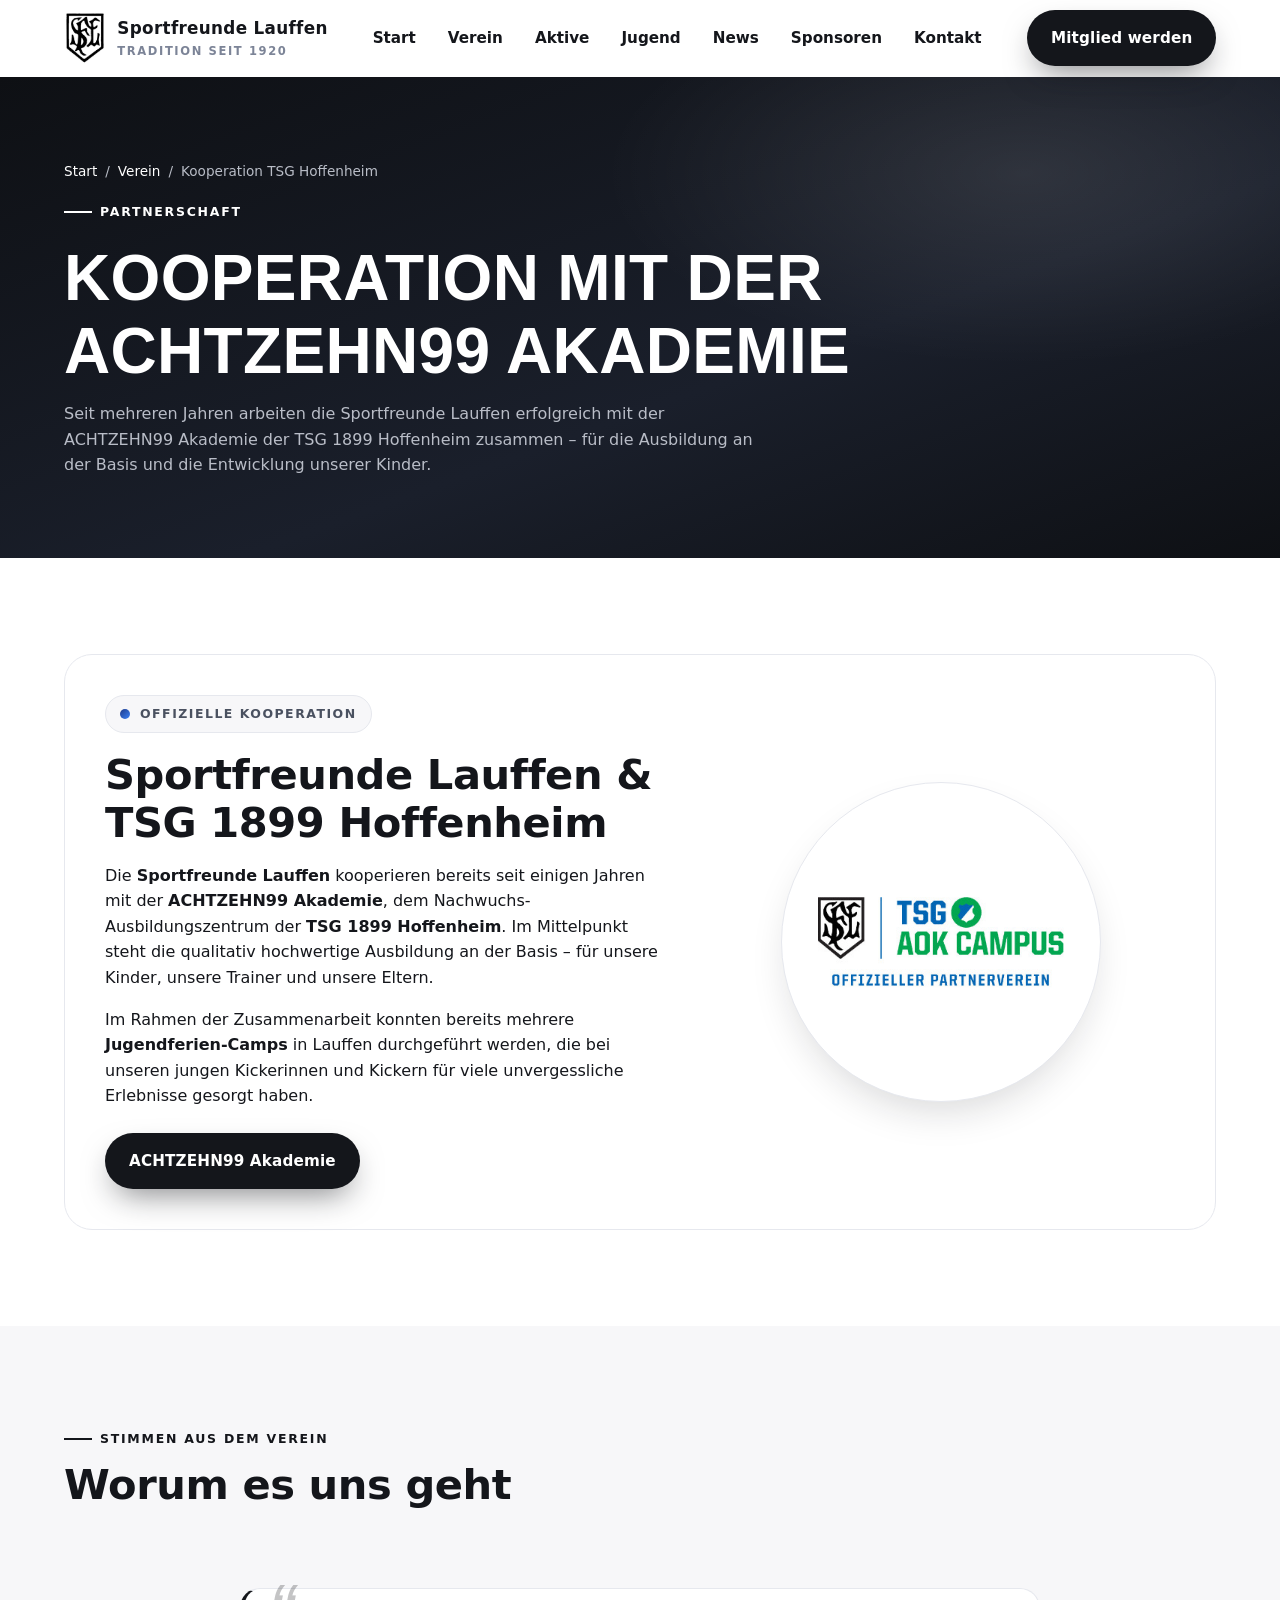
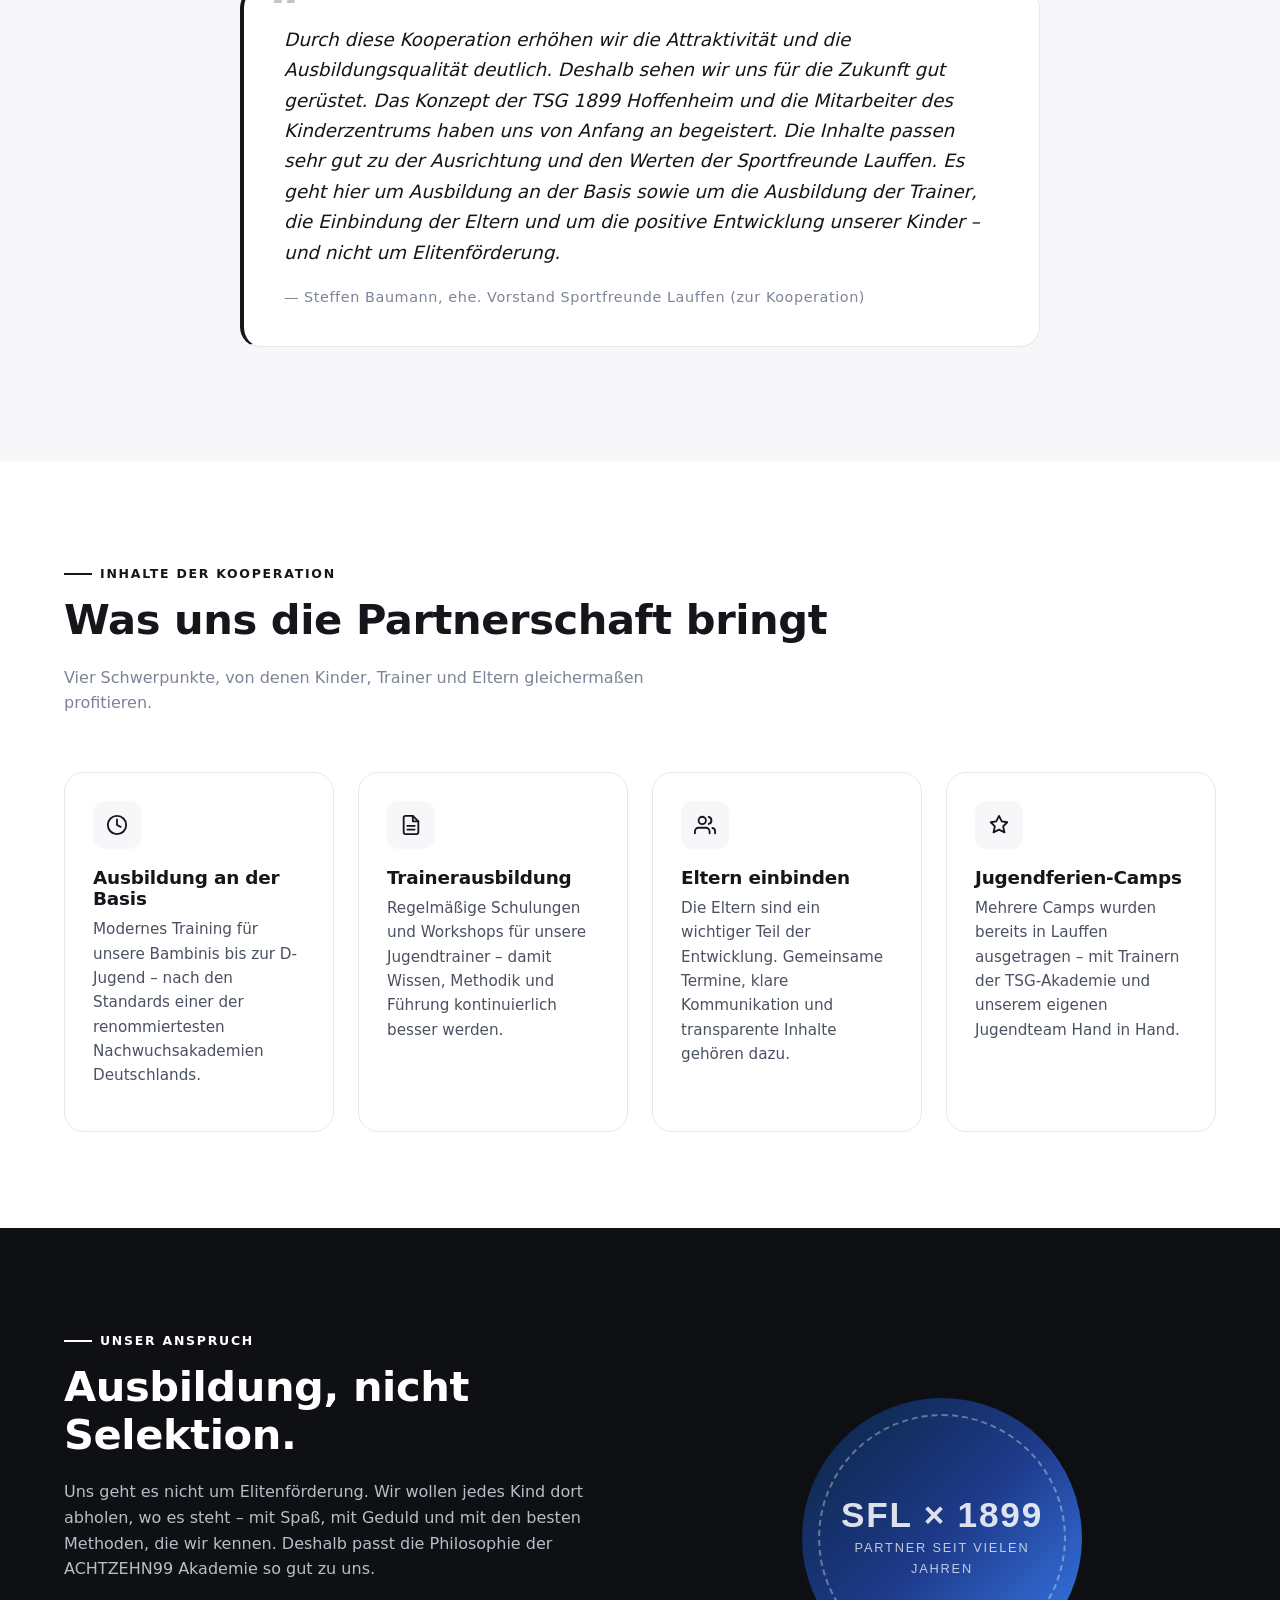
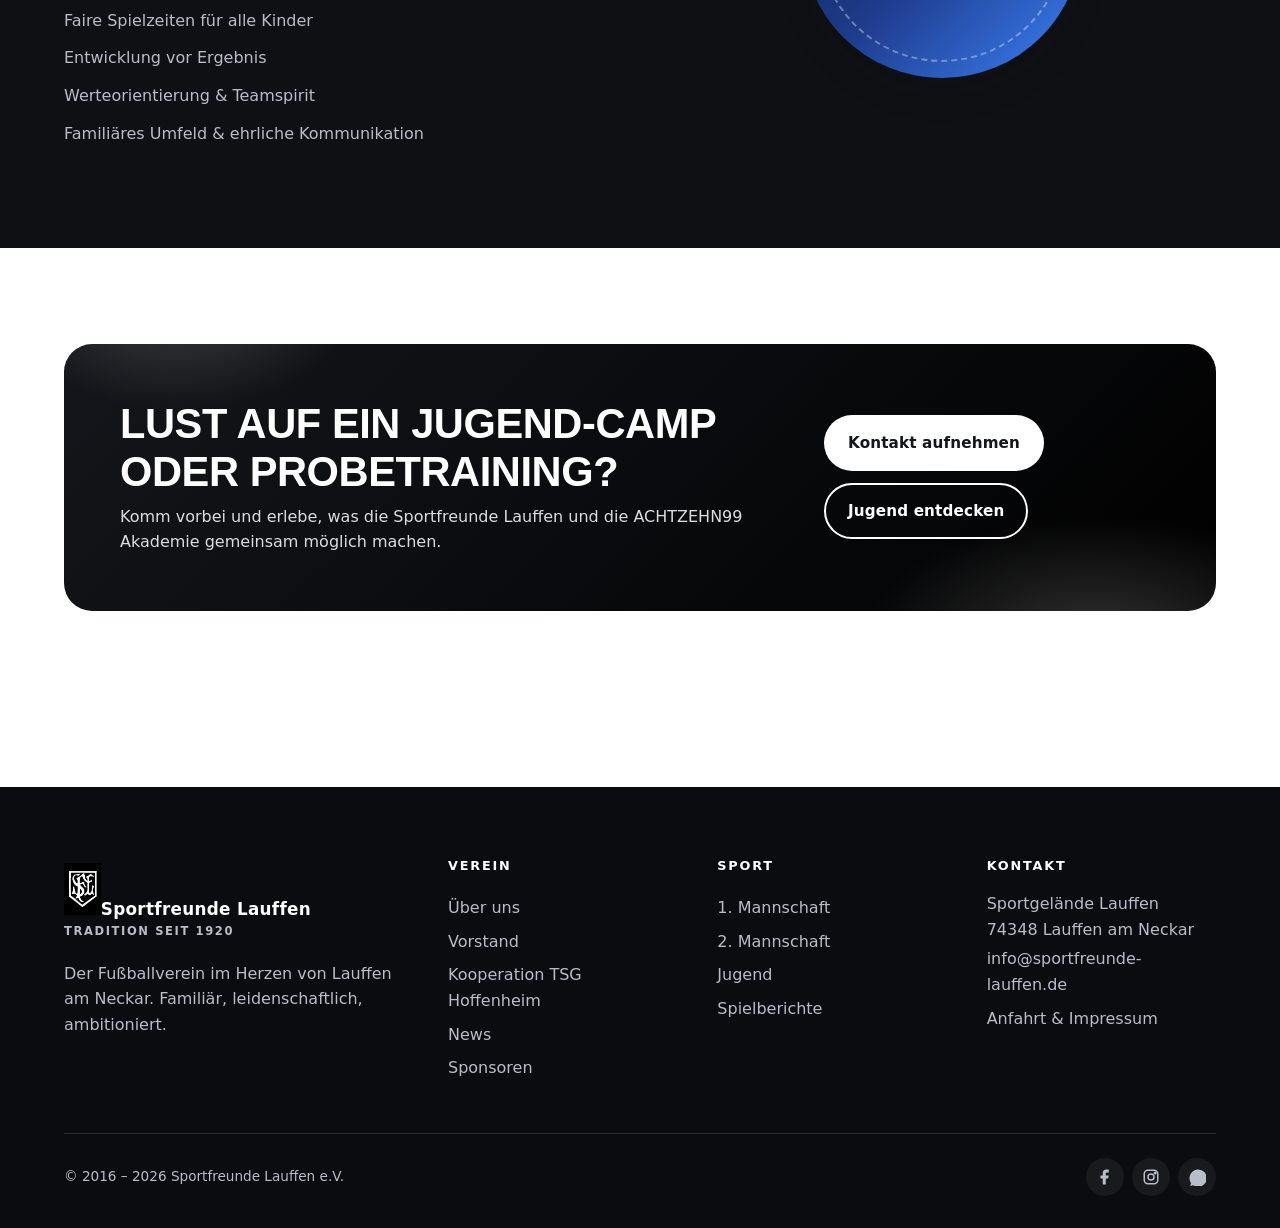
<file: kooperation.html>
<!DOCTYPE html>
<html lang="de">
<head>
  <meta charset="UTF-8" />
  <meta name="viewport" content="width=device-width, initial-scale=1.0" />
  <meta http-equiv="Content-Security-Policy" content="default-src 'self'; script-src 'self' 'unsafe-inline'; style-src 'self' 'unsafe-inline' https://fonts.googleapis.com; font-src 'self' https://fonts.gstatic.com; img-src 'self' data:; frame-src https://www.openstreetmap.org; form-action 'self' https://formspree.io; base-uri 'self'; object-src 'none';">
  <meta name="referrer" content="strict-origin-when-cross-origin">
  <title>Kooperation TSG Hoffenheim – Sportfreunde Lauffen</title>
  <meta name="description" content="Die Sportfreunde Lauffen kooperieren mit der ACHTZEHN99 Akademie der TSG 1899 Hoffenheim – Ausbildung, Trainerentwicklung und Jugendcamps." />
  <link rel="icon" type="image/jpeg" href="assets/SFLweiss.jpeg" />
  <link rel="preconnect" href="https://fonts.googleapis.com" />
  <link rel="preconnect" href="https://fonts.gstatic.com" crossorigin />
  <link href="https://fonts.googleapis.com/css2?family=Bebas+Neue&family=Inter:wght@400;500;600;700;800&display=swap" rel="stylesheet" />
  <link rel="stylesheet" href="assets/styles.css" />
  <style>
    .coop-hero {
      display: grid;
      grid-template-columns: 1.2fr 1fr;
      gap: 40px;
      align-items: center;
      padding: 40px;
      background: var(--bg-elev);
      border: 1px solid var(--border);
      border-radius: var(--r-xl);
    }
    @media (max-width: 900px) { .coop-hero { grid-template-columns: 1fr; padding: 28px; } }
    .coop-badge {
      display: inline-flex; align-items: center; gap: 10px;
      padding: 8px 14px;
      background: var(--bg-soft);
      border: 1px solid var(--border);
      border-radius: var(--r-pill);
      font-size: .78rem; font-weight: 700;
      letter-spacing: .12em; text-transform: uppercase;
      color: var(--text-soft);
      margin-bottom: 18px;
    }
    .coop-badge::before {
      content: ""; width: 10px; height: 10px; border-radius: 50%;
      background: linear-gradient(135deg, #1e3a8a 0%, #3b82f6 100%);
    }
    .coop-quote {
      position: relative;
      padding: 36px 40px;
      background: var(--bg-elev);
      border: 1px solid var(--border);
      border-left: 4px solid var(--brand);
      border-radius: var(--r-lg);
      font-size: 1.15rem;
      line-height: 1.65;
      color: var(--text);
      font-style: italic;
    }
    .coop-quote::before {
      content: "\201C";
      position: absolute;
      top: -16px; left: 24px;
      font-family: var(--font-display);
      font-size: 5rem; line-height: 1;
      color: var(--brand);
      opacity: .25;
    }
    .coop-quote cite {
      display: block;
      margin-top: 18px;
      font-style: normal;
      font-size: .9rem;
      color: var(--text-muted);
      letter-spacing: .04em;
    }
    .coop-pillar {
      padding: 28px;
      background: var(--bg-elev);
      border: 1px solid var(--border);
      border-radius: var(--r-lg);
      transition: transform var(--t-med) var(--ease), box-shadow var(--t-med) var(--ease), border-color var(--t-med) var(--ease);
    }
    .coop-pillar:hover { transform: translateY(-4px); box-shadow: var(--shadow-md); border-color: var(--brand); }
    .coop-pillar__icon {
      width: 48px; height: 48px;
      background: var(--bg-soft);
      border-radius: 12px;
      display: grid; place-items: center;
      margin-bottom: 18px;
      color: var(--brand);
    }
    .coop-pillar h3 { font-size: 1.15rem; margin-bottom: 8px; }
    .coop-pillar p { color: var(--text-soft); font-size: .95rem; line-height: 1.6; }
    .crest-badge {
      width: 100%; max-width: 320px;
      aspect-ratio: 1;
      margin: 0 auto;
      border-radius: 50%;
      background: linear-gradient(135deg, #0a2540 0%, #1e3a8a 50%, #3b82f6 100%);
      display: grid; place-items: center;
      color: #fff;
      box-shadow: var(--shadow-lg);
      position: relative;
      font-family: var(--font-display);
      letter-spacing: .04em;
      text-align: center;
      padding: 28px;
    }
    .crest-badge::after {
      content: "";
      position: absolute; inset: 16px;
      border: 2px dashed rgba(255,255,255,.35);
      border-radius: 50%;
    }
    .crest-badge b { font-size: 2.2rem; line-height: 1; display: block; margin-bottom: 6px; }
    .crest-badge span { font-size: .8rem; opacity: .85; letter-spacing: .14em; text-transform: uppercase; display: block; }
  </style>
</head>
<body>

  <header class="site-header">
    <div class="container">
      <nav class="nav" aria-label="Hauptnavigation">
        <a href="index.html" class="brand" aria-label="Sportfreunde Lauffen Startseite">
          <span class="brand__logo"><img src="assets/SFLweiss.jpeg" alt="SFL Wappen"></span>
          <span class="brand__name">Sportfreunde Lauffen<small>Tradition seit 1920</small></span>
        </a>
        <ul class="nav__menu">
          <li><a href="index.html">Start</a></li>
          <li><a href="verein.html">Verein</a></li>
          <li><a href="mannschaften.html">Aktive</a></li>
          <li><a href="jugend.html">Jugend</a></li>
          <li><a href="news.html">News</a></li>
          <li><a href="sponsoren.html">Sponsoren</a></li>
          <li><a href="kontakt.html">Kontakt</a></li>
        </ul>
        <div class="nav__cta"><a href="kontakt.html" class="btn btn--primary">Mitglied werden</a></div>
        <button class="nav__toggle" aria-label="Menü öffnen" aria-expanded="false"><span></span></button>
      </nav>
    </div>
  </header>

  <section class="page-header">
    <div class="container">
      <nav class="breadcrumbs"><a href="index.html">Start</a> <span>/</span> <a href="verein.html">Verein</a> <span>/</span> <span>Kooperation TSG Hoffenheim</span></nav>
      <span class="eyebrow" style="color: var(--accent)">Partnerschaft</span>
      <h1>Kooperation mit der ACHTZEHN99 Akademie</h1>
      <p>Seit mehreren Jahren arbeiten die Sportfreunde Lauffen erfolgreich mit der ACHTZEHN99 Akademie der TSG 1899 Hoffenheim zusammen – für die Ausbildung an der Basis und die Entwicklung unserer Kinder.</p>
    </div>
  </section>

  <!-- Hero / Intro -->
  <section class="section">
    <div class="container">
      <div class="coop-hero reveal">
        <div>
          <span class="coop-badge">Offizielle Kooperation</span>
          <h2 class="section__title" style="margin-bottom: 16px;">Sportfreunde Lauffen &amp; TSG 1899 Hoffenheim</h2>
          <p>Die <b>Sportfreunde Lauffen</b> kooperieren bereits seit einigen Jahren mit der <b>ACHTZEHN99 Akademie</b>, dem Nachwuchs-Ausbildungszentrum der <b>TSG 1899 Hoffenheim</b>. Im Mittelpunkt steht die qualitativ hochwertige Ausbildung an der Basis – für unsere Kinder, unsere Trainer und unsere Eltern.</p>
          <p style="margin-top: 14px;">Im Rahmen der Zusammenarbeit konnten bereits mehrere <b>Jugendferien-Camps</b> in Lauffen durchgeführt werden, die bei unseren jungen Kickerinnen und Kickern für viele unvergessliche Erlebnisse gesorgt haben.</p>
          <div style="display:flex; flex-wrap: wrap; gap: 12px; margin-top: 24px;">
            <a class="btn btn--primary" href="https://www.achtzehn99.de" target="_blank" rel="noopener noreferrer">ACHTZEHN99 Akademie</a>            
          </div>
        </div>
        <div style="display:flex; justify-content:center;">
          <div style="width: 100%; max-width: 320px; aspect-ratio: 1; border-radius: 50%; background: #fff; border: 1px solid var(--border); box-shadow: var(--shadow-lg); display: grid; place-items: center; padding: 36px;">
            <img src="assets/hoffenheim.jpg" alt="TSG 1899 Hoffenheim – ACHTZEHN99 Akademie" style="width: 100%; height: 100%; object-fit: contain; display: block;" loading="lazy">
          </div>
        </div>
      </div>
    </div>
  </section>

  <!-- Zitat -->
  <section class="section section--alt">
    <div class="container">
      <div class="section__head reveal">
        <div>
          <span class="eyebrow">Stimmen aus dem Verein</span>
          <h2 class="section__title">Worum es uns geht</h2>
        </div>
      </div>

      <div class="grid" style="grid-template-columns: 1fr; max-width: 880px; margin: 0 auto;">
        <blockquote class="coop-quote reveal">
          Durch diese Kooperation erhöhen wir die Attraktivität und die Ausbildungsqualität deutlich. Deshalb sehen wir uns für die Zukunft gut gerüstet. Das Konzept der TSG 1899 Hoffenheim und die Mitarbeiter des Kinderzentrums haben uns von Anfang an begeistert. Die Inhalte passen sehr gut zu der Ausrichtung und den Werten der Sportfreunde Lauffen. Es geht hier um Ausbildung an der Basis sowie um die Ausbildung der Trainer, die Einbindung der Eltern und um die positive Entwicklung unserer Kinder – und nicht um Elitenförderung.
          <cite>— Steffen Baumann, ehe. Vorstand Sportfreunde Lauffen (zur Kooperation)</cite>
        </blockquote>
      </div>
    </div>
  </section>

  <!-- Säulen / Was wir gemeinsam tun -->
  <section class="section">
    <div class="container">
      <div class="section__head reveal">
        <div>
          <span class="eyebrow">Inhalte der Kooperation</span>
          <h2 class="section__title">Was uns die Partnerschaft bringt</h2>
          <p class="section__sub">Vier Schwerpunkte, von denen Kinder, Trainer und Eltern gleichermaßen profitieren.</p>
        </div>
      </div>

      <div class="grid grid--4">
        <div class="coop-pillar reveal">
          <div class="coop-pillar__icon">
            <svg width="22" height="22" viewBox="0 0 24 24" fill="none" stroke="currentColor" stroke-width="2" stroke-linecap="round" stroke-linejoin="round"><circle cx="12" cy="12" r="10"/><polyline points="12 6 12 12 16 14"/></svg>
          </div>
          <h3>Ausbildung an der Basis</h3>
          <p>Modernes Training für unsere Bambinis bis zur D-Jugend – nach den Standards einer der renommiertesten Nachwuchsakademien Deutschlands.</p>
        </div>
        <div class="coop-pillar reveal">
          <div class="coop-pillar__icon">
            <svg width="22" height="22" viewBox="0 0 24 24" fill="none" stroke="currentColor" stroke-width="2" stroke-linecap="round" stroke-linejoin="round"><path d="M14 2H6a2 2 0 0 0-2 2v16a2 2 0 0 0 2 2h12a2 2 0 0 0 2-2V8z"/><polyline points="14 2 14 8 20 8"/><line x1="16" y1="13" x2="8" y2="13"/><line x1="16" y1="17" x2="8" y2="17"/></svg>
          </div>
          <h3>Trainerausbildung</h3>
          <p>Regelmäßige Schulungen und Workshops für unsere Jugendtrainer – damit Wissen, Methodik und Führung kontinuierlich besser werden.</p>
        </div>
        <div class="coop-pillar reveal">
          <div class="coop-pillar__icon">
            <svg width="22" height="22" viewBox="0 0 24 24" fill="none" stroke="currentColor" stroke-width="2" stroke-linecap="round" stroke-linejoin="round"><path d="M17 21v-2a4 4 0 0 0-4-4H5a4 4 0 0 0-4 4v2"/><circle cx="9" cy="7" r="4"/><path d="M23 21v-2a4 4 0 0 0-3-3.87"/><path d="M16 3.13a4 4 0 0 1 0 7.75"/></svg>
          </div>
          <h3>Eltern einbinden</h3>
          <p>Die Eltern sind ein wichtiger Teil der Entwicklung. Gemeinsame Termine, klare Kommunikation und transparente Inhalte gehören dazu.</p>
        </div>
        <div class="coop-pillar reveal">
          <div class="coop-pillar__icon">
            <svg width="22" height="22" viewBox="0 0 24 24" fill="none" stroke="currentColor" stroke-width="2" stroke-linecap="round" stroke-linejoin="round"><path d="M12 2L15 8l6 1-4.5 4.5L18 20l-6-3-6 3 1.5-6.5L3 9l6-1z"/></svg>
          </div>
          <h3>Jugendferien-Camps</h3>
          <p>Mehrere Camps wurden bereits in Lauffen ausgetragen – mit Trainern der TSG-Akademie und unserem eigenen Jugendteam Hand in Hand.</p>
        </div>
      </div>
    </div>
  </section>

  <!-- Werte-Statement -->
  <section class="section section--dark">
    <div class="container">
      <div class="grid grid--2" style="gap: 56px; align-items: center;">
        <div class="reveal">
          <span class="eyebrow" style="color: var(--accent)">Unser Anspruch</span>
          <h2 class="section__title" style="color: #fff;">Ausbildung, nicht Selektion.</h2>
          <p style="color: var(--text-on-dark-soft); margin-top: 12px;">Uns geht es nicht um Elitenförderung. Wir wollen jedes Kind dort abholen, wo es steht – mit Spaß, mit Geduld und mit den besten Methoden, die wir kennen. Deshalb passt die Philosophie der ACHTZEHN99 Akademie so gut zu uns.</p>
          <ul style="margin-top: 20px; color: var(--text-on-dark-soft);">
            <li style="padding: 6px 0;">Faire Spielzeiten für alle Kinder</li>
            <li style="padding: 6px 0;">Entwicklung vor Ergebnis</li>
            <li style="padding: 6px 0;">Werteorientierung &amp; Teamspirit</li>
            <li style="padding: 6px 0;">Familiäres Umfeld &amp; ehrliche Kommunikation</li>
          </ul>
        </div>
        <div class="reveal" style="display:flex; justify-content:center;">
          <div class="crest-badge" style="max-width: 280px;">
            <span style="position: relative; z-index: 1;">
              <b>SFL × 1899</b>
              <span>Partner seit vielen Jahren</span>
            </span>
          </div>
        </div>
      </div>
    </div>
  </section>

  <!-- CTA -->
  <section class="section">
    <div class="container">
      <div class="cta-banner reveal">
        <div>
          <h2>Lust auf ein Jugend-Camp oder Probetraining?</h2>
          <p>Komm vorbei und erlebe, was die Sportfreunde Lauffen und die ACHTZEHN99 Akademie gemeinsam möglich machen.</p>
        </div>
        <div class="cta-banner__actions">
          <a href="kontakt.html" class="btn btn--light">Kontakt aufnehmen</a>
          <a href="jugend.html" class="btn btn--ghost">Jugend entdecken</a>
        </div>
      </div>
    </div>
  </section>

  <footer class="site-footer">
    <div class="container">
      <div class="footer-grid">
        <div>
          <a href="index.html" class="brand" style="color: #fff"><span class="brand__logo"><img src="assets/SFLschwarz.jpeg" alt="SFL Wappen"></span><span class="brand__name" style="color:#fff">Sportfreunde Lauffen<small style="color: var(--text-on-dark-soft)">Tradition seit 1920</small></span></a>
          <p style="margin-top: 16px; max-width: 36ch;">Der Fußballverein im Herzen von Lauffen am Neckar. Familiär, leidenschaftlich, ambitioniert.</p>
        </div>
        <div><h4>Verein</h4><ul><li><a href="verein.html">Über uns</a></li><li><a href="verein.html">Vorstand</a></li><li><a href="kooperation.html">Kooperation TSG Hoffenheim</a></li><li><a href="news.html">News</a></li><li><a href="sponsoren.html">Sponsoren</a></li></ul></div>
        <div><h4>Sport</h4><ul><li><a href="mannschaften.html">1. Mannschaft</a></li><li><a href="mannschaften.html">2. Mannschaft</a></li><li><a href="jugend.html">Jugend</a></li><li><a href="news.html">Spielberichte</a></li></ul></div>
        <div><h4>Kontakt</h4><ul><li>Sportgelände Lauffen</li><li>74348 Lauffen am Neckar</li><li><a href="mailto:info@sportfreunde-lauffen.de">info@sportfreunde-lauffen.de</a></li><li><a href="kontakt.html">Anfahrt &amp; Impressum</a></li></ul></div>
      </div>
      <div class="footer-bottom">
        <span>© 2016 – <span data-year>2026</span> Sportfreunde Lauffen e.V.</span>
        <div class="socials">
          <a href="#" aria-label="Facebook"><svg width="18" height="18" viewBox="0 0 24 24" fill="currentColor"><path d="M13 22v-8h3l1-4h-4V7.5C13 6.5 13.4 6 14.5 6H17V2h-3.2C10.7 2 9 3.7 9 6.5V10H6v4h3v8h4z"/></svg></a>
          <a href="#" aria-label="Instagram"><svg width="18" height="18" viewBox="0 0 24 24" fill="none" stroke="currentColor" stroke-width="2"><rect x="3" y="3" width="18" height="18" rx="5"/><circle cx="12" cy="12" r="4"/><circle cx="17.5" cy="6.5" r="1" fill="currentColor"/></svg></a>
          <a href="#" aria-label="WhatsApp"><svg width="18" height="18" viewBox="0 0 24 24" fill="currentColor"><path d="M20 4A11.5 11.5 0 0 0 4 20l-1 4 4-1A11.5 11.5 0 1 0 20 4z"/></svg></a>
        </div>
      </div>
    </div>
  </footer>

  <script src="assets/script.js"></script>
</body>
</html>
</file>
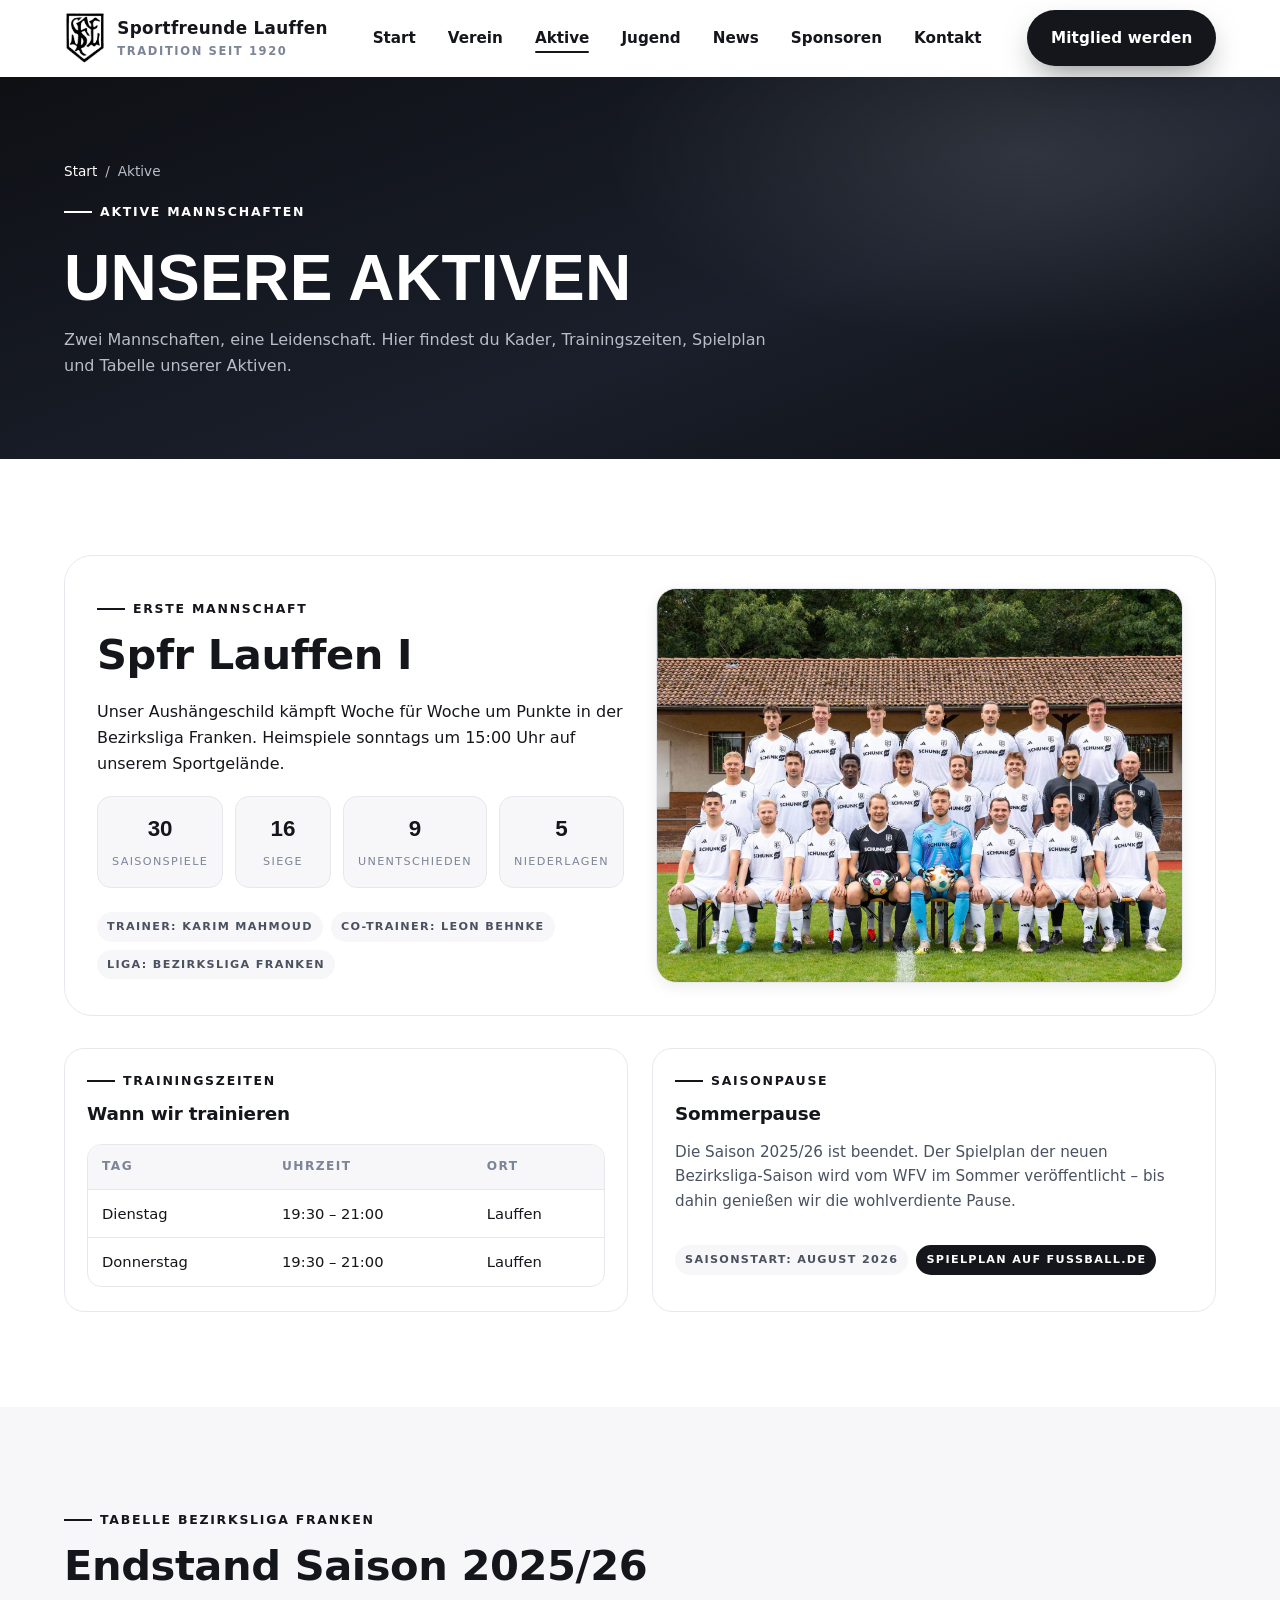
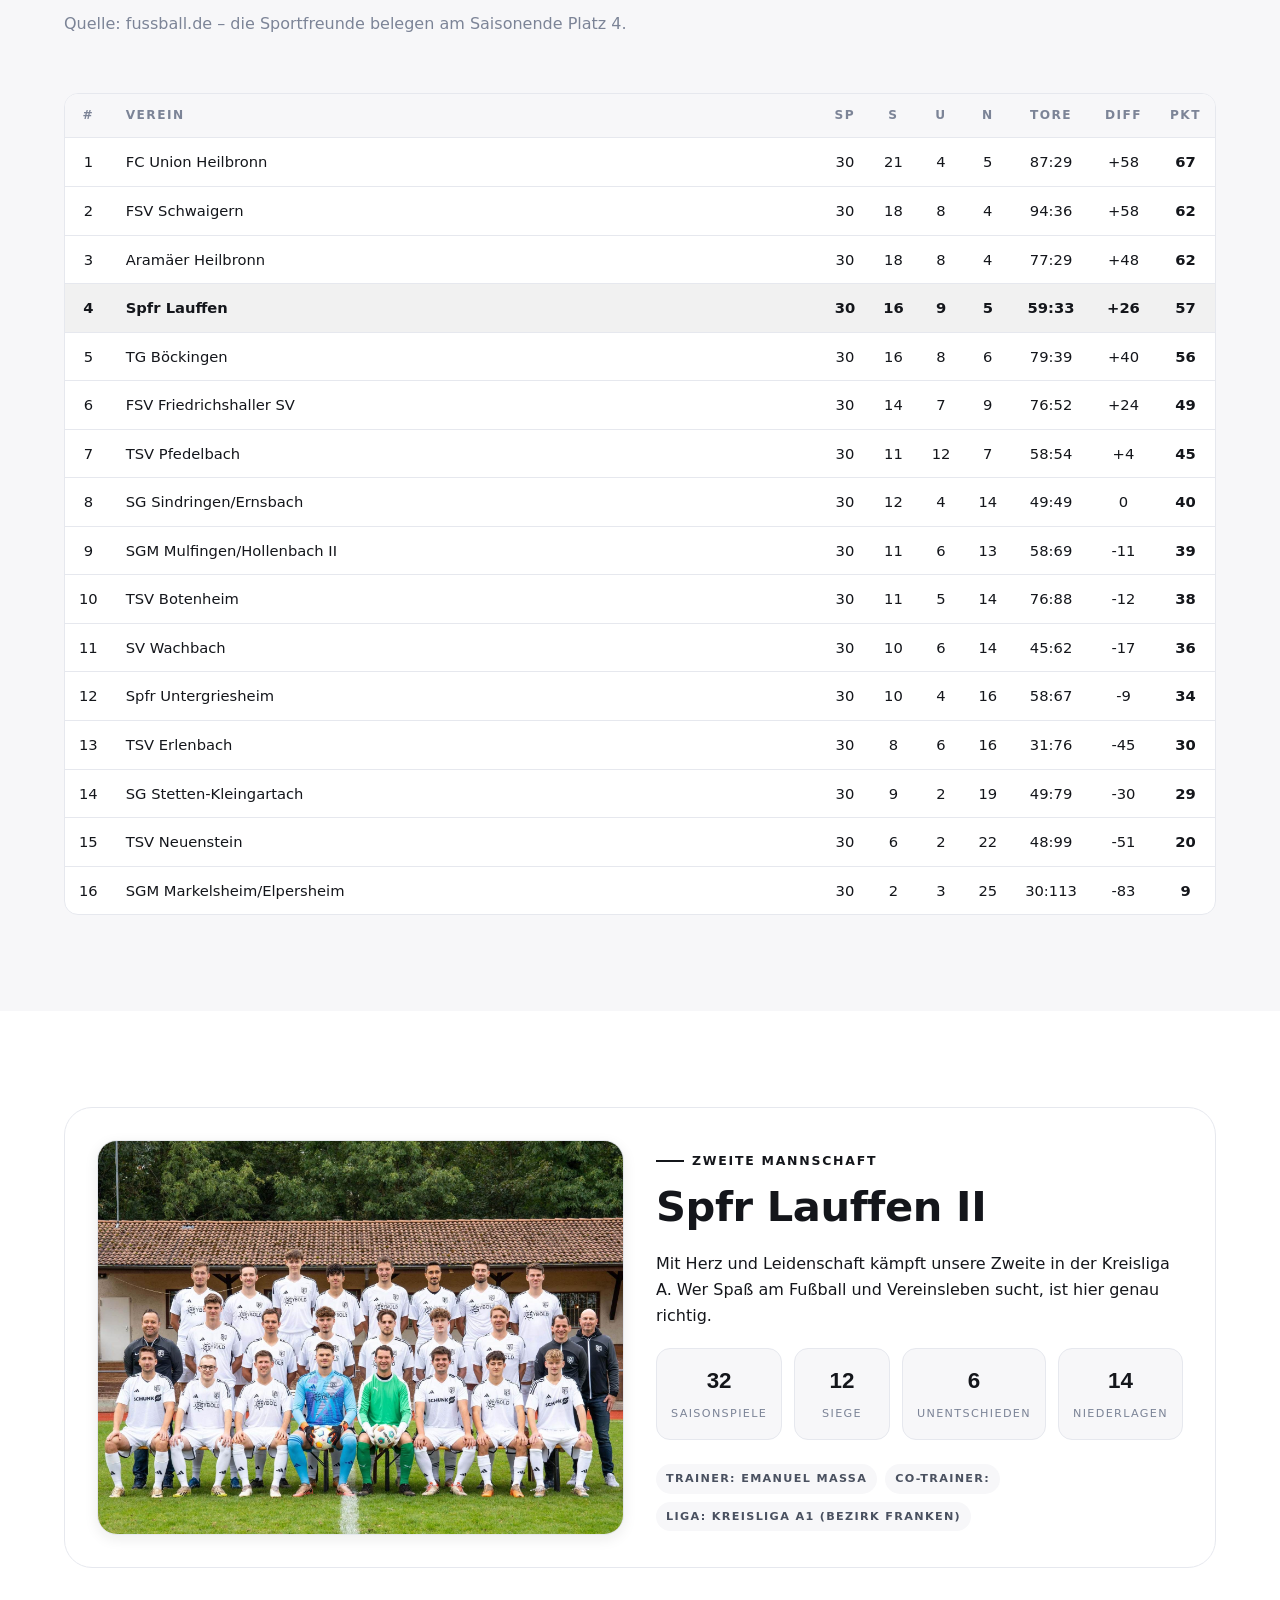
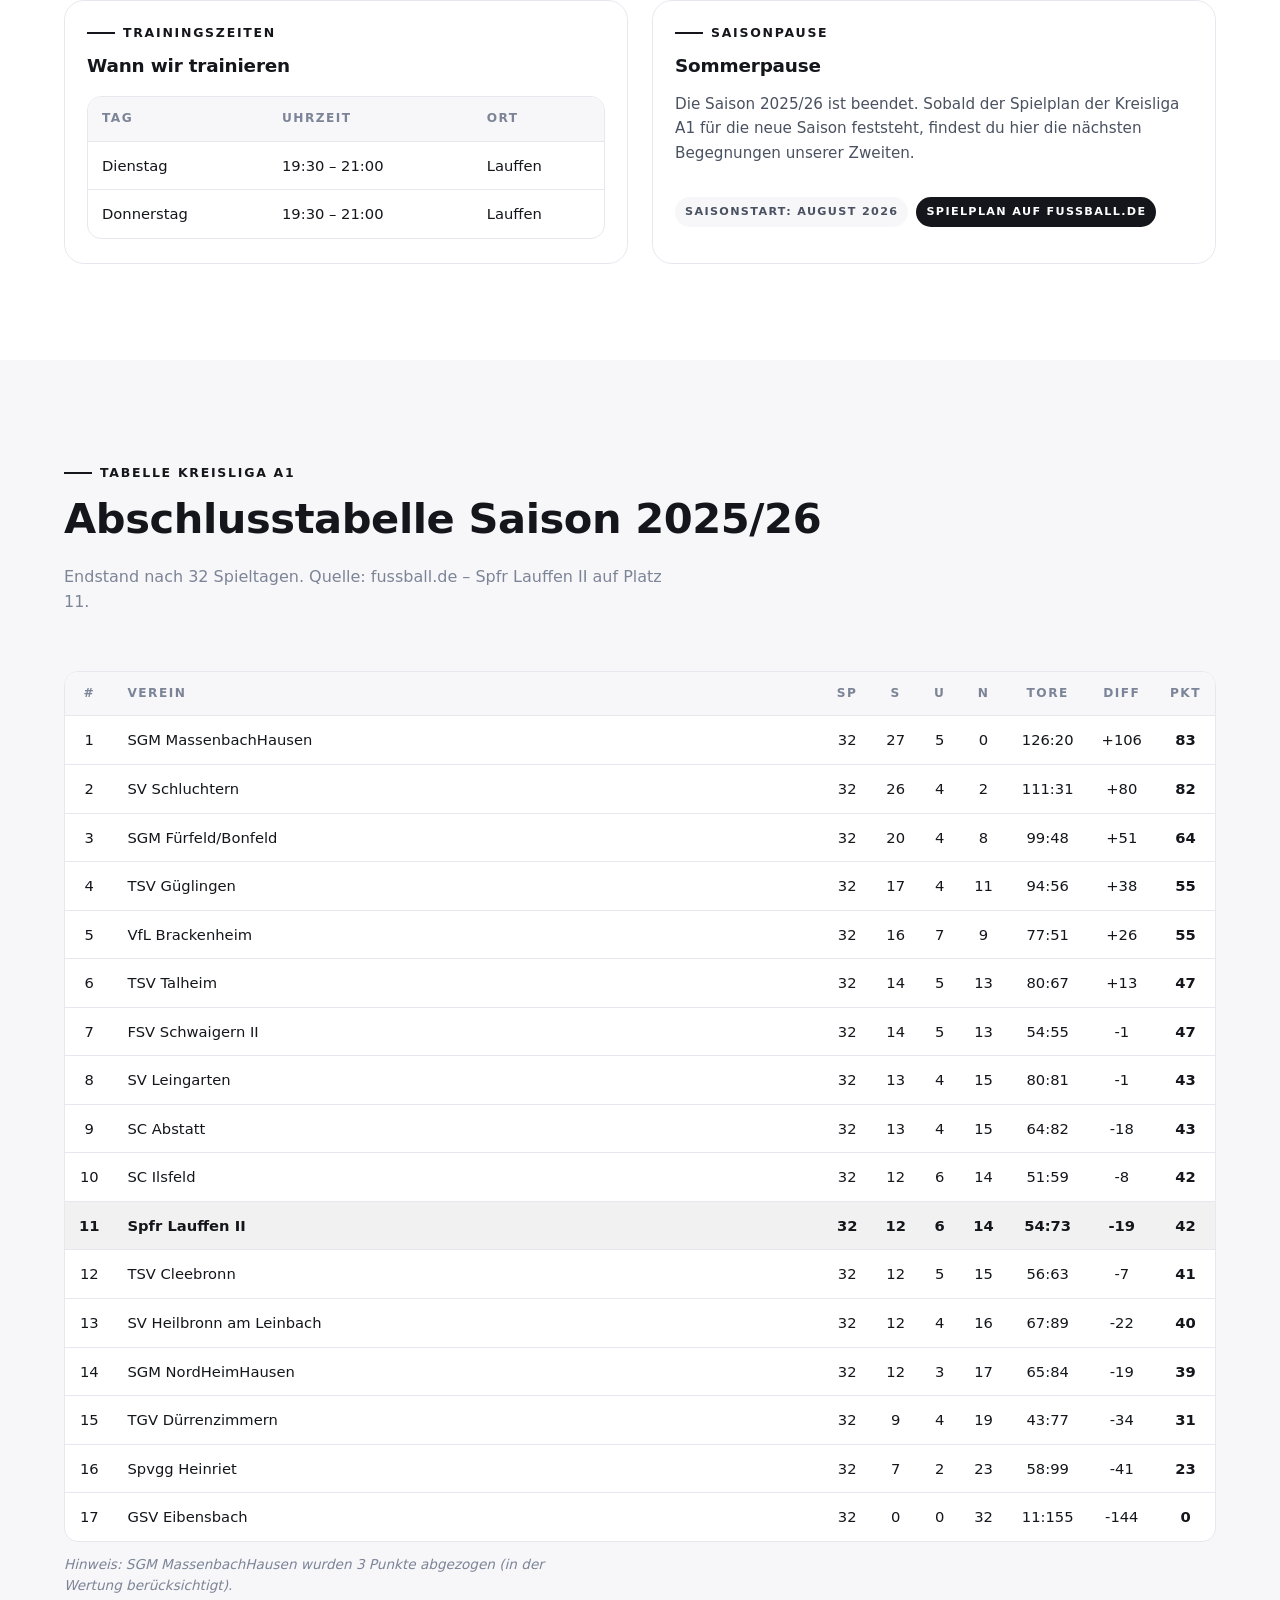
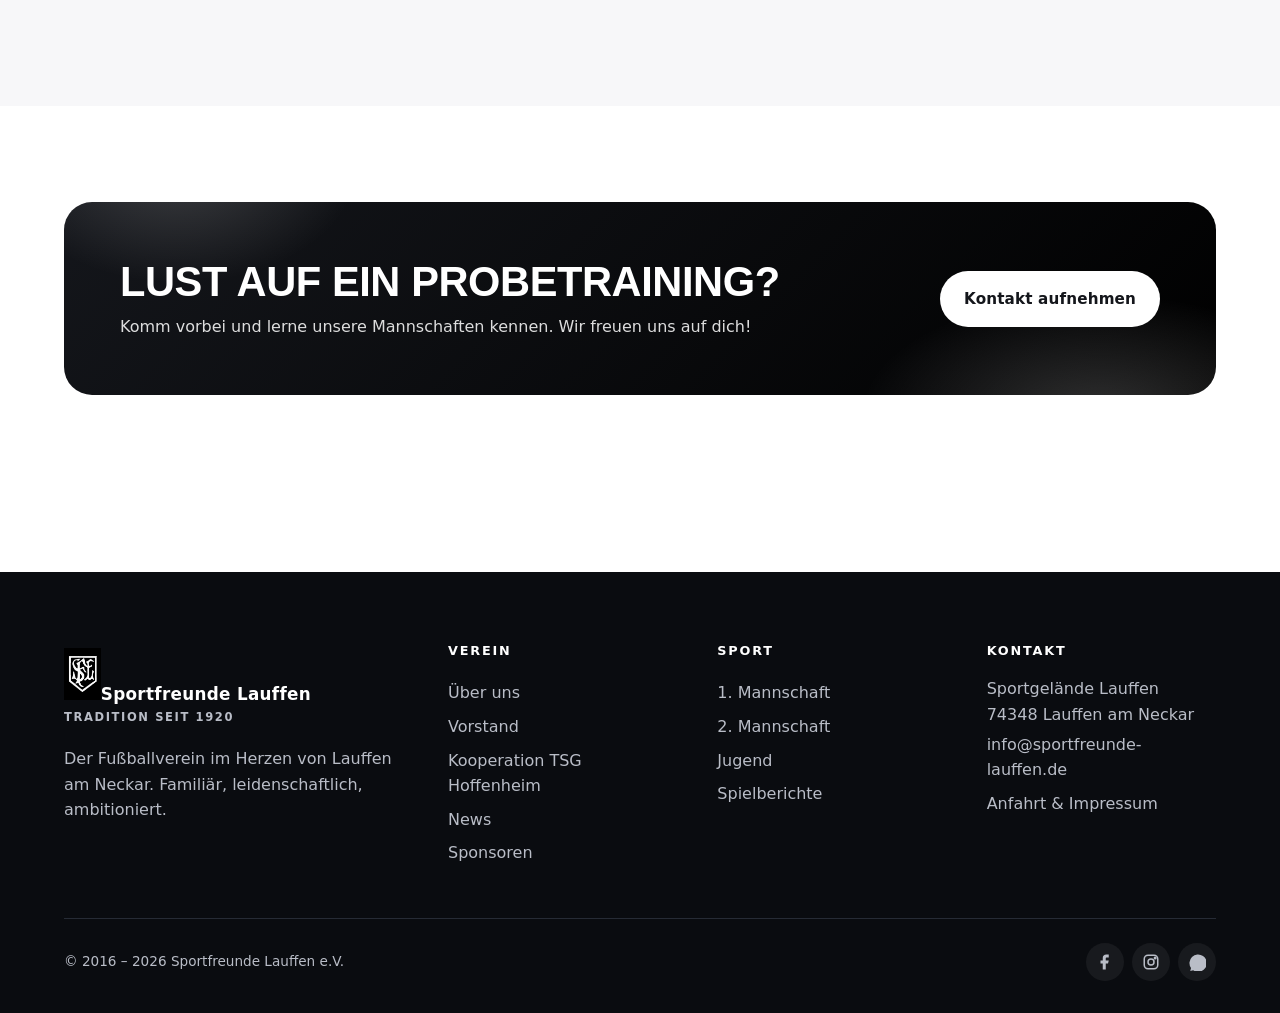
<file: mannschaften.html>
<!DOCTYPE html>
<html lang="de">
<head>
  <meta charset="UTF-8" />
  <meta name="viewport" content="width=device-width, initial-scale=1.0" />
  <meta http-equiv="Content-Security-Policy" content="default-src 'self'; script-src 'self' 'unsafe-inline'; style-src 'self' 'unsafe-inline' https://fonts.googleapis.com; font-src 'self' https://fonts.gstatic.com; img-src 'self' data:; frame-src https://www.openstreetmap.org; form-action 'self' https://formspree.io; base-uri 'self'; object-src 'none';">
  <meta name="referrer" content="strict-origin-when-cross-origin">
  <title>Aktive Mannschaften – Sportfreunde Lauffen</title>
  <meta name="description" content="1. und 2. Mannschaft der Sportfreunde Lauffen – Spielplan, Kader, Trainingszeiten." />
  <link rel="icon" type="image/jpeg" href="assets/SFLweiss.jpeg" />
  <link rel="preconnect" href="https://fonts.googleapis.com" />
  <link rel="preconnect" href="https://fonts.gstatic.com" crossorigin />
  <link href="https://fonts.googleapis.com/css2?family=Bebas+Neue&family=Inter:wght@400;500;600;700;800&display=swap" rel="stylesheet" />
  <link rel="stylesheet" href="assets/styles.css" />
</head>
<body>

  <header class="site-header">
    <div class="container">
      <nav class="nav" aria-label="Hauptnavigation">
        <a href="index.html" class="brand"><span class="brand__logo"><img src="assets/SFLweiss.jpeg" alt="SFL Wappen"></span><span class="brand__name">Sportfreunde Lauffen<small>Tradition seit 1920</small></span></a>
        <ul class="nav__menu">
          <li><a href="index.html">Start</a></li>
          <li><a href="verein.html">Verein</a></li>
          <li><a href="mannschaften.html">Aktive</a></li>
          <li><a href="jugend.html">Jugend</a></li>
          <li><a href="news.html">News</a></li>
          <li><a href="sponsoren.html">Sponsoren</a></li>
          <li><a href="kontakt.html">Kontakt</a></li>
        </ul>
        <div class="nav__cta"><a href="kontakt.html" class="btn btn--primary">Mitglied werden</a></div>
        <button class="nav__toggle" aria-label="Menü öffnen" aria-expanded="false"><span></span></button>
      </nav>
    </div>
  </header>

  <section class="page-header">
    <div class="container">
      <nav class="breadcrumbs"><a href="index.html">Start</a> <span>/</span> <span>Aktive</span></nav>
      <span class="eyebrow" style="color: var(--accent)">Aktive Mannschaften</span>
      <h1>Unsere Aktiven</h1>
      <p>Zwei Mannschaften, eine Leidenschaft. Hier findest du Kader, Trainingszeiten, Spielplan und Tabelle unserer Aktiven.</p>
    </div>
  </section>

  <!-- Erste Mannschaft -->
  <section class="section">
    <div class="container">
      <div class="team-hero reveal">
        <div>
          <span class="eyebrow">Erste Mannschaft</span>
          <h2 class="section__title">Spfr Lauffen I</h2>
          <p>Unser Aushängeschild kämpft Woche für Woche um Punkte in der Bezirksliga Franken. Heimspiele sonntags um 15:00 Uhr auf unserem Sportgelände.</p>

          <div class="kpi-row">
            <div><b>30</b><span>Saisonspiele</span></div>
            <div><b>16</b><span>Siege</span></div>
            <div><b>9</b><span>Unentschieden</span></div>
            <div><b>5</b><span>Niederlagen</span></div>
          </div>

          <div style="display:flex; flex-wrap:wrap; gap:8px; margin-top: 24px;">
            <span class="card__tag" style="position:static; background: var(--bg-soft); color: var(--text-soft);">Trainer: Karim Mahmoud</span>
            <span class="card__tag" style="position:static; background: var(--bg-soft); color: var(--text-soft);">Co-Trainer: Leon Behnke</span>
            <span class="card__tag" style="position:static; background: var(--bg-soft); color: var(--text-soft);">Liga: Bezirksliga Franken</span>
          </div>
        </div>
        <div class="team-hero__photo">
          <img src="assets/ErsteMannschaft.jpg" alt="Mannschaftsfoto Spfr Lauffen I" loading="lazy">
        </div>
      </div>

      <!-- Trainingszeiten 1. Mannschaft -->
      <div class="grid grid--2 mt-8">
        <div class="card reveal">
          <div class="card__body">
            <span class="eyebrow">Trainingszeiten</span>
            <h3 class="card__title">Wann wir trainieren</h3>
            <table class="table" style="margin-top: 12px;">
              <thead><tr><th>Tag</th><th>Uhrzeit</th><th>Ort</th></tr></thead>
              <tbody>
                <tr><td>Dienstag</td><td>19:30 – 21:00</td><td>Lauffen</td></tr>
                <tr><td>Donnerstag</td><td>19:30 – 21:00</td><td>Lauffen</td></tr>                
              </tbody>
            </table>
          </div>
        </div>
        <div class="card reveal">
          <div class="card__body" style="display:flex; flex-direction:column; align-items:flex-start; justify-content:center;">
            <span class="eyebrow">Saisonpause</span>
            <h3 class="card__title">Sommerpause</h3>
            <p class="card__excerpt" style="margin-top: 8px;">Die Saison 2025/26 ist beendet. Der Spielplan der neuen Bezirksliga-Saison wird vom WFV im Sommer veröffentlicht – bis dahin genießen wir die wohlverdiente Pause.</p>
            <div class="card__meta mt-4" style="display:flex; flex-wrap:wrap; gap:8px;">
              <span class="card__tag" style="position:static; background: var(--bg-soft); color: var(--text-soft);">Saisonstart: August 2026</span>
              <a class="card__tag" href="https://www.fussball.de/mannschaft/spfr-lauffen-spfr-lauffen-wuerttemberg/-/saison/2526/team-id/011MIAD75G000000VTVG0001VTR8C1K7" target="_blank" rel="noopener noreferrer" style="position:static; background: var(--brand); color:#fff; text-decoration:none;">Spielplan auf fussball.de</a>
            </div>
          </div>
        </div>
      </div>
    </div>
  </section>

  <!-- Tabelle -->
  <section class="section section--alt">
    <div class="container">
      <div class="section__head reveal">
        <div>
          <span class="eyebrow">Tabelle Bezirksliga Franken</span>
          <h2 class="section__title">Endstand Saison 2025/26</h2>
          <p class="section__sub">Quelle: <a href="https://www.fussball.de/mannschaft/spfr-lauffen-spfr-lauffen-wuerttemberg/-/saison/2526/team-id/011MIAD75G000000VTVG0001VTR8C1K7" target="_blank" rel="noopener noreferrer">fussball.de</a> – die Sportfreunde belegen am Saisonende Platz 4.</p>
        </div>
      </div>

      <!--
        Hinweis: Für eine LIVE-aktualisierte Tabelle direkt von fussball.de
        kann ein offizielles Widget eingebunden werden. Anleitung:
          1. Auf next.fussball.de mit Vereinsaccount anmelden.
          2. "Widget-Center" → "Neues Widget" → "Tabellen-Widget".
          3. Wettbewerb "Bezirksliga Heilbronn" wählen, eigene Domain
             eintragen und AGB akzeptieren.
          4. Den generierten Code (Skript-Tag im <head> + <div> hier)
             ersetzt anschließend die statische Tabelle unten.
      -->
      <div class="reveal" style="overflow-x: auto;">
        <table class="table">
          <thead>
            <tr>
              <th class="num">#</th>
              <th>Verein</th>
              <th class="num">Sp</th>
              <th class="num">S</th>
              <th class="num">U</th>
              <th class="num">N</th>
              <th class="num">Tore</th>
              <th class="num">Diff</th>
              <th class="num">Pkt</th>
            </tr>
          </thead>
          <tbody>
            <tr><td class="num">1</td><td>FC Union Heilbronn</td><td class="num">30</td><td class="num">21</td><td class="num">4</td><td class="num">5</td><td class="num">87:29</td><td class="num">+58</td><td class="num"><b>67</b></td></tr>
            <tr><td class="num">2</td><td>FSV Schwaigern</td><td class="num">30</td><td class="num">18</td><td class="num">8</td><td class="num">4</td><td class="num">94:36</td><td class="num">+58</td><td class="num"><b>62</b></td></tr>
            <tr><td class="num">3</td><td>Aramäer Heilbronn</td><td class="num">30</td><td class="num">18</td><td class="num">8</td><td class="num">4</td><td class="num">77:29</td><td class="num">+48</td><td class="num"><b>62</b></td></tr>
            <tr class="highlight" style="background: rgba(20,22,27,.06);"><td class="num"><b>4</b></td><td><b>Spfr Lauffen</b></td><td class="num">30</td><td class="num">16</td><td class="num">9</td><td class="num">5</td><td class="num">59:33</td><td class="num">+26</td><td class="num"><b>57</b></td></tr>
            <tr><td class="num">5</td><td>TG Böckingen</td><td class="num">30</td><td class="num">16</td><td class="num">8</td><td class="num">6</td><td class="num">79:39</td><td class="num">+40</td><td class="num"><b>56</b></td></tr>
            <tr><td class="num">6</td><td>FSV Friedrichshaller SV</td><td class="num">30</td><td class="num">14</td><td class="num">7</td><td class="num">9</td><td class="num">76:52</td><td class="num">+24</td><td class="num"><b>49</b></td></tr>
            <tr><td class="num">7</td><td>TSV Pfedelbach</td><td class="num">30</td><td class="num">11</td><td class="num">12</td><td class="num">7</td><td class="num">58:54</td><td class="num">+4</td><td class="num"><b>45</b></td></tr>
            <tr><td class="num">8</td><td>SG Sindringen/Ernsbach</td><td class="num">30</td><td class="num">12</td><td class="num">4</td><td class="num">14</td><td class="num">49:49</td><td class="num">0</td><td class="num"><b>40</b></td></tr>
            <tr><td class="num">9</td><td>SGM Mulfingen/Hollenbach II</td><td class="num">30</td><td class="num">11</td><td class="num">6</td><td class="num">13</td><td class="num">58:69</td><td class="num">-11</td><td class="num"><b>39</b></td></tr>
            <tr><td class="num">10</td><td>TSV Botenheim</td><td class="num">30</td><td class="num">11</td><td class="num">5</td><td class="num">14</td><td class="num">76:88</td><td class="num">-12</td><td class="num"><b>38</b></td></tr>
            <tr><td class="num">11</td><td>SV Wachbach</td><td class="num">30</td><td class="num">10</td><td class="num">6</td><td class="num">14</td><td class="num">45:62</td><td class="num">-17</td><td class="num"><b>36</b></td></tr>
            <tr><td class="num">12</td><td>Spfr Untergriesheim</td><td class="num">30</td><td class="num">10</td><td class="num">4</td><td class="num">16</td><td class="num">58:67</td><td class="num">-9</td><td class="num"><b>34</b></td></tr>
            <tr><td class="num">13</td><td>TSV Erlenbach</td><td class="num">30</td><td class="num">8</td><td class="num">6</td><td class="num">16</td><td class="num">31:76</td><td class="num">-45</td><td class="num"><b>30</b></td></tr>
            <tr><td class="num">14</td><td>SG Stetten-Kleingartach</td><td class="num">30</td><td class="num">9</td><td class="num">2</td><td class="num">19</td><td class="num">49:79</td><td class="num">-30</td><td class="num"><b>29</b></td></tr>
            <tr><td class="num">15</td><td>TSV Neuenstein</td><td class="num">30</td><td class="num">6</td><td class="num">2</td><td class="num">22</td><td class="num">48:99</td><td class="num">-51</td><td class="num"><b>20</b></td></tr>
            <tr><td class="num">16</td><td>SGM Markelsheim/Elpersheim</td><td class="num">30</td><td class="num">2</td><td class="num">3</td><td class="num">25</td><td class="num">30:113</td><td class="num">-83</td><td class="num"><b>9</b></td></tr>
          </tbody>
        </table>
      </div>
    </div>
  </section>

  <!-- Zweite Mannschaft -->
  <section class="section">
    <div class="container">
      <div class="team-hero reveal">
        <div class="team-hero__photo">
          <img src="assets/ZweiteMannschaft.jpg" alt="Mannschaftsfoto Spfr Lauffen II" loading="lazy">
        </div>
        <div>
          <span class="eyebrow">Zweite Mannschaft</span>
          <h2 class="section__title">Spfr Lauffen II</h2>
          <p>Mit Herz und Leidenschaft kämpft unsere Zweite in der Kreisliga A. Wer Spaß am Fußball und Vereinsleben sucht, ist hier genau richtig.</p>

          <div class="kpi-row">
            <div><b>32</b><span>Saisonspiele</span></div>
            <div><b>12</b><span>Siege</span></div>
            <div><b>6</b><span>Unentschieden</span></div>
            <div><b>14</b><span>Niederlagen</span></div>
          </div>

          <div style="display:flex; flex-wrap:wrap; gap:8px; margin-top: 24px;">
            <span class="card__tag" style="position:static; background: var(--bg-soft); color: var(--text-soft);">Trainer: Emanuel Massa</span>
            <span class="card__tag" style="position:static; background: var(--bg-soft); color: var(--text-soft);">Co-Trainer:</span>
            <span class="card__tag" style="position:static; background: var(--bg-soft); color: var(--text-soft);">Liga: Kreisliga A1 (Bezirk Franken)</span>
            
          </div>
        </div>
      </div>

      <!-- Trainingszeiten 2. Mannschaft -->
      <div class="grid grid--2 mt-8">
        <div class="card reveal">
          <div class="card__body">
            <span class="eyebrow">Trainingszeiten</span>
            <h3 class="card__title">Wann wir trainieren</h3>
            <table class="table" style="margin-top: 12px;">
              <thead><tr><th>Tag</th><th>Uhrzeit</th><th>Ort</th></tr></thead>
              <tbody>
                <tr><td>Dienstag</td><td>19:30 – 21:00</td><td>Lauffen</td></tr>
                <tr><td>Donnerstag</td><td>19:30 – 21:00</td><td>Lauffen</td></tr>
              </tbody>
            </table>
          </div>
        </div>
        <div class="card reveal">
          <div class="card__body" style="display:flex; flex-direction:column; align-items:flex-start; justify-content:center;">
            <span class="eyebrow">Saisonpause</span>
            <h3 class="card__title">Sommerpause</h3>
            <p class="card__excerpt" style="margin-top: 8px;">Die Saison 2025/26 ist beendet. Sobald der Spielplan der Kreisliga A1 für die neue Saison feststeht, findest du hier die nächsten Begegnungen unserer Zweiten.</p>
            <div class="card__meta mt-4" style="display:flex; flex-wrap:wrap; gap:8px;">
              <span class="card__tag" style="position:static; background: var(--bg-soft); color: var(--text-soft);">Saisonstart: August 2026</span>
              <a class="card__tag" href="https://www.fussball.de/mannschaft/spfr-lauffen-ii-spfr-lauffen-wuerttemberg/-/saison/2526/team-id/011MI9GVPK000000VTVG0001VTR8C1K7" target="_blank" rel="noopener noreferrer" style="position:static; background: var(--brand); color:#fff; text-decoration:none;">Spielplan auf fussball.de</a>
            </div>
          </div>
        </div>
      </div>
    </div>
  </section>

  <!-- Tabelle Kreisliga A -->
  <section class="section section--alt">
    <div class="container">
      <div class="section__head reveal">
        <div>
          <span class="eyebrow">Tabelle Kreisliga A1</span>
          <h2 class="section__title">Abschlusstabelle Saison 2025/26</h2>
          <p class="section__sub">Endstand nach 32 Spieltagen. Quelle: <a href="https://www.fussball.de/spieltag/kreisliga-a1-bezirk-franken-k-kreisliga-a-herren-saison2526-wuerttemberg/-/staffel/02TH4N1H1K000004VS5489BUVS7GO5S8-G" target="_blank" rel="noopener noreferrer">fussball.de</a> – Spfr Lauffen II auf Platz 11.</p>
        </div>
      </div>

      <div class="reveal" style="overflow-x: auto;">
        <table class="table">
          <thead>
            <tr>
              <th class="num">#</th>
              <th>Verein</th>
              <th class="num">Sp</th>
              <th class="num">S</th>
              <th class="num">U</th>
              <th class="num">N</th>
              <th class="num">Tore</th>
              <th class="num">Diff</th>
              <th class="num">Pkt</th>
            </tr>
          </thead>
          <tbody>
            <tr><td class="num">1</td><td>SGM MassenbachHausen</td><td class="num">32</td><td class="num">27</td><td class="num">5</td><td class="num">0</td><td class="num">126:20</td><td class="num">+106</td><td class="num"><b>83</b></td></tr>
            <tr><td class="num">2</td><td>SV Schluchtern</td><td class="num">32</td><td class="num">26</td><td class="num">4</td><td class="num">2</td><td class="num">111:31</td><td class="num">+80</td><td class="num"><b>82</b></td></tr>
            <tr><td class="num">3</td><td>SGM Fürfeld/Bonfeld</td><td class="num">32</td><td class="num">20</td><td class="num">4</td><td class="num">8</td><td class="num">99:48</td><td class="num">+51</td><td class="num"><b>64</b></td></tr>
            <tr><td class="num">4</td><td>TSV Güglingen</td><td class="num">32</td><td class="num">17</td><td class="num">4</td><td class="num">11</td><td class="num">94:56</td><td class="num">+38</td><td class="num"><b>55</b></td></tr>
            <tr><td class="num">5</td><td>VfL Brackenheim</td><td class="num">32</td><td class="num">16</td><td class="num">7</td><td class="num">9</td><td class="num">77:51</td><td class="num">+26</td><td class="num"><b>55</b></td></tr>
            <tr><td class="num">6</td><td>TSV Talheim</td><td class="num">32</td><td class="num">14</td><td class="num">5</td><td class="num">13</td><td class="num">80:67</td><td class="num">+13</td><td class="num"><b>47</b></td></tr>
            <tr><td class="num">7</td><td>FSV Schwaigern II</td><td class="num">32</td><td class="num">14</td><td class="num">5</td><td class="num">13</td><td class="num">54:55</td><td class="num">-1</td><td class="num"><b>47</b></td></tr>
            <tr><td class="num">8</td><td>SV Leingarten</td><td class="num">32</td><td class="num">13</td><td class="num">4</td><td class="num">15</td><td class="num">80:81</td><td class="num">-1</td><td class="num"><b>43</b></td></tr>
            <tr><td class="num">9</td><td>SC Abstatt</td><td class="num">32</td><td class="num">13</td><td class="num">4</td><td class="num">15</td><td class="num">64:82</td><td class="num">-18</td><td class="num"><b>43</b></td></tr>
            <tr><td class="num">10</td><td>SC Ilsfeld</td><td class="num">32</td><td class="num">12</td><td class="num">6</td><td class="num">14</td><td class="num">51:59</td><td class="num">-8</td><td class="num"><b>42</b></td></tr>
            <tr class="highlight" style="background: rgba(20,22,27,.06);"><td class="num"><b>11</b></td><td><b>Spfr Lauffen II</b></td><td class="num">32</td><td class="num">12</td><td class="num">6</td><td class="num">14</td><td class="num">54:73</td><td class="num">-19</td><td class="num"><b>42</b></td></tr>
            <tr><td class="num">12</td><td>TSV Cleebronn</td><td class="num">32</td><td class="num">12</td><td class="num">5</td><td class="num">15</td><td class="num">56:63</td><td class="num">-7</td><td class="num"><b>41</b></td></tr>
            <tr><td class="num">13</td><td>SV Heilbronn am Leinbach</td><td class="num">32</td><td class="num">12</td><td class="num">4</td><td class="num">16</td><td class="num">67:89</td><td class="num">-22</td><td class="num"><b>40</b></td></tr>
            <tr><td class="num">14</td><td>SGM NordHeimHausen</td><td class="num">32</td><td class="num">12</td><td class="num">3</td><td class="num">17</td><td class="num">65:84</td><td class="num">-19</td><td class="num"><b>39</b></td></tr>
            <tr><td class="num">15</td><td>TGV Dürrenzimmern</td><td class="num">32</td><td class="num">9</td><td class="num">4</td><td class="num">19</td><td class="num">43:77</td><td class="num">-34</td><td class="num"><b>31</b></td></tr>
            <tr><td class="num">16</td><td>Spvgg Heinriet</td><td class="num">32</td><td class="num">7</td><td class="num">2</td><td class="num">23</td><td class="num">58:99</td><td class="num">-41</td><td class="num"><b>23</b></td></tr>
            <tr><td class="num">17</td><td>GSV Eibensbach</td><td class="num">32</td><td class="num">0</td><td class="num">0</td><td class="num">32</td><td class="num">11:155</td><td class="num">-144</td><td class="num"><b>0</b></td></tr>
          </tbody>
        </table>
        <p class="section__sub" style="margin-top: 12px; font-size: .85rem;"><em>Hinweis: SGM MassenbachHausen wurden 3 Punkte abgezogen (in der Wertung berücksichtigt).</em></p>
      </div>
    </div>
  </section>

  <!-- CTA -->
  <section class="section">
    <div class="container">
      <div class="cta-banner reveal">
        <div>
          <h2>Lust auf ein Probetraining?</h2>
          <p>Komm vorbei und lerne unsere Mannschaften kennen. Wir freuen uns auf dich!</p>
        </div>
        <div class="cta-banner__actions">
          <a href="kontakt.html" class="btn btn--light">Kontakt aufnehmen</a>
        </div>
      </div>
    </div>
  </section>

  <footer class="site-footer">
    <div class="container">
      <div class="footer-grid">
        <div>
          <a href="index.html" class="brand" style="color: #fff"><span class="brand__logo"><img src="assets/SFLschwarz.jpeg" alt="SFL Wappen"></span><span class="brand__name" style="color:#fff">Sportfreunde Lauffen<small style="color: var(--text-on-dark-soft)">Tradition seit 1920</small></span></a>
          <p style="margin-top: 16px; max-width: 36ch;">Der Fußballverein im Herzen von Lauffen am Neckar. Familiär, leidenschaftlich, ambitioniert.</p>
        </div>
        <div><h4>Verein</h4><ul><li><a href="verein.html">Über uns</a></li><li><a href="verein.html">Vorstand</a></li><li><a href="kooperation.html">Kooperation TSG Hoffenheim</a></li><li><a href="news.html">News</a></li><li><a href="sponsoren.html">Sponsoren</a></li></ul></div>
        <div><h4>Sport</h4><ul><li><a href="mannschaften.html">1. Mannschaft</a></li><li><a href="mannschaften.html">2. Mannschaft</a></li><li><a href="jugend.html">Jugend</a></li><li><a href="news.html">Spielberichte</a></li></ul></div>
        <div><h4>Kontakt</h4><ul><li>Sportgelände Lauffen</li><li>74348 Lauffen am Neckar</li><li><a href="mailto:info@sportfreunde-lauffen.de">info@sportfreunde-lauffen.de</a></li><li><a href="kontakt.html">Anfahrt &amp; Impressum</a></li></ul></div>
      </div>
      <div class="footer-bottom">
        <span>© 2016 – <span data-year>2026</span> Sportfreunde Lauffen e.V.</span>
        <div class="socials">
          <a href="#" aria-label="Facebook"><svg width="18" height="18" viewBox="0 0 24 24" fill="currentColor"><path d="M13 22v-8h3l1-4h-4V7.5C13 6.5 13.4 6 14.5 6H17V2h-3.2C10.7 2 9 3.7 9 6.5V10H6v4h3v8h4z"/></svg></a>
          <a href="#" aria-label="Instagram"><svg width="18" height="18" viewBox="0 0 24 24" fill="none" stroke="currentColor" stroke-width="2"><rect x="3" y="3" width="18" height="18" rx="5"/><circle cx="12" cy="12" r="4"/><circle cx="17.5" cy="6.5" r="1" fill="currentColor"/></svg></a>
          <a href="#" aria-label="WhatsApp"><svg width="18" height="18" viewBox="0 0 24 24" fill="currentColor"><path d="M20 4A11.5 11.5 0 0 0 4 20l-1 4 4-1A11.5 11.5 0 1 0 20 4z"/></svg></a>
        </div>
      </div>
    </div>
  </footer>

  <script src="assets/script.js"></script>
</body>
</html>
</file>
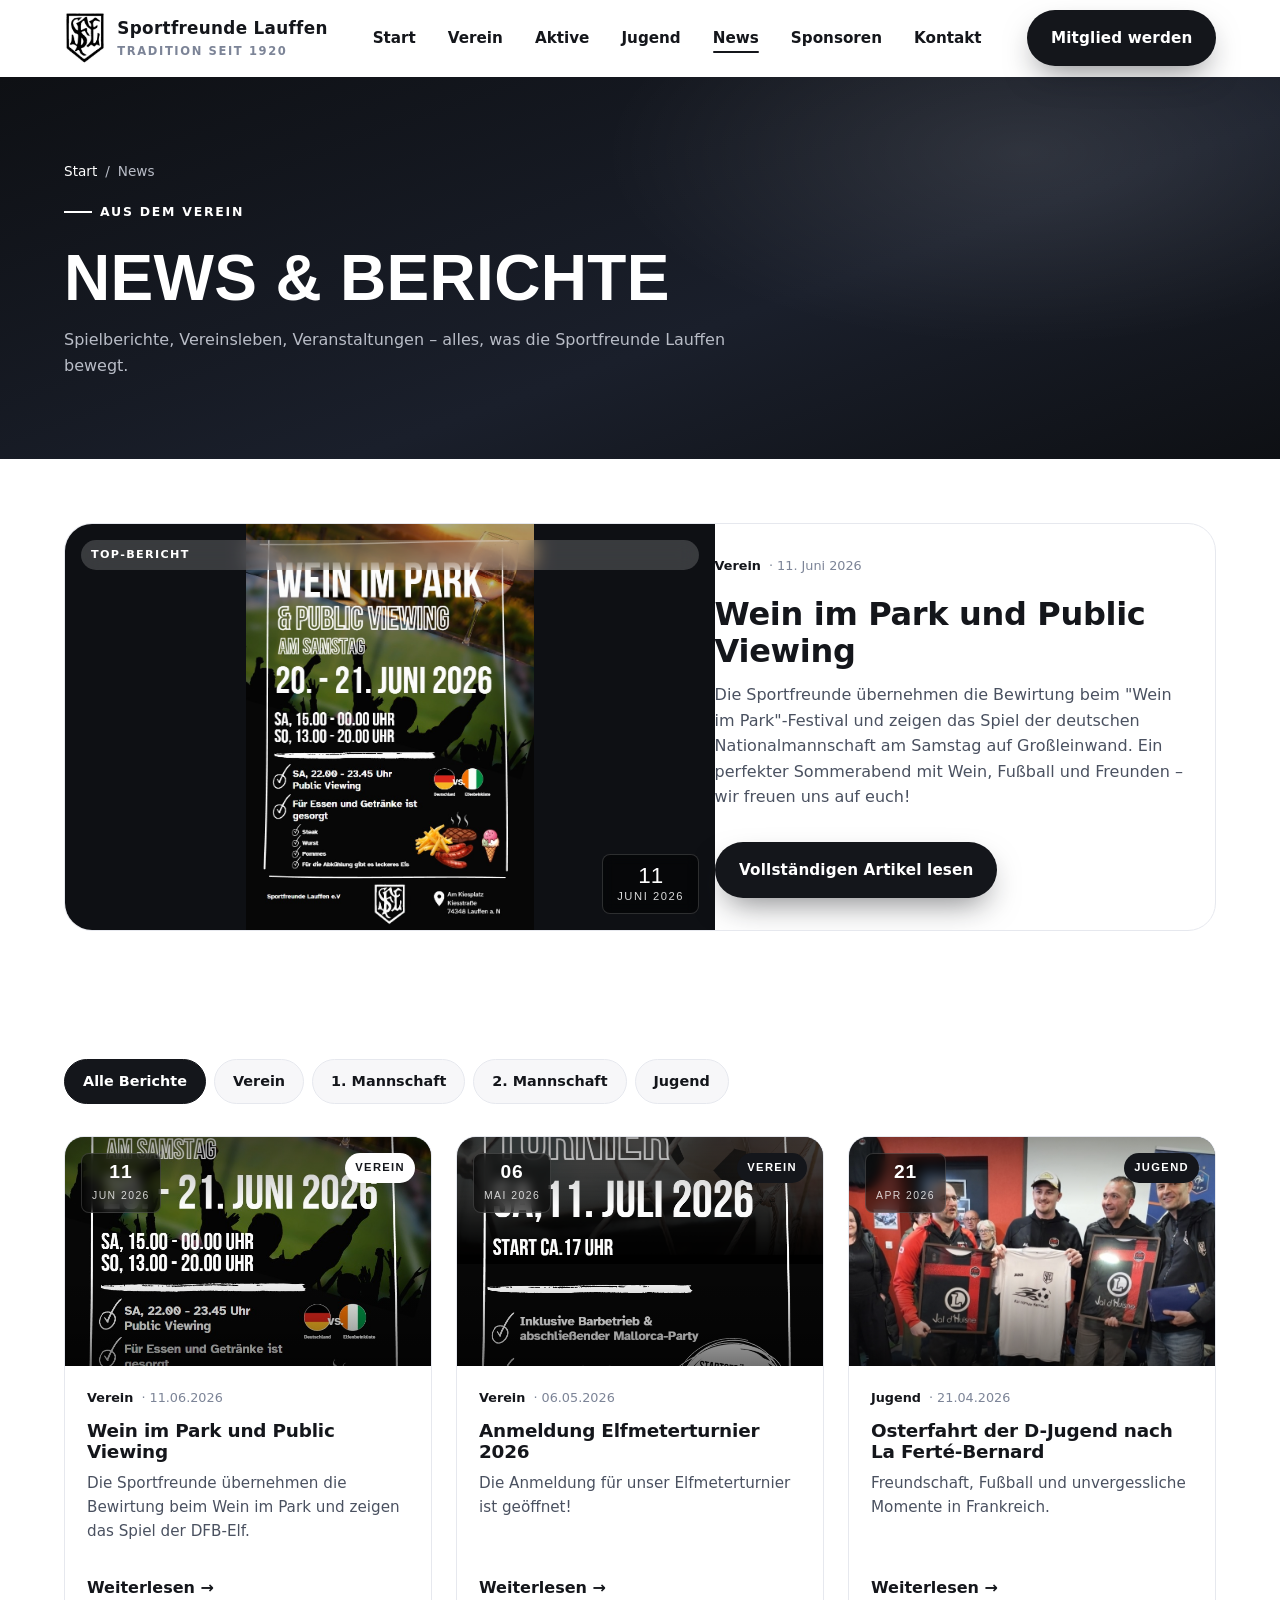
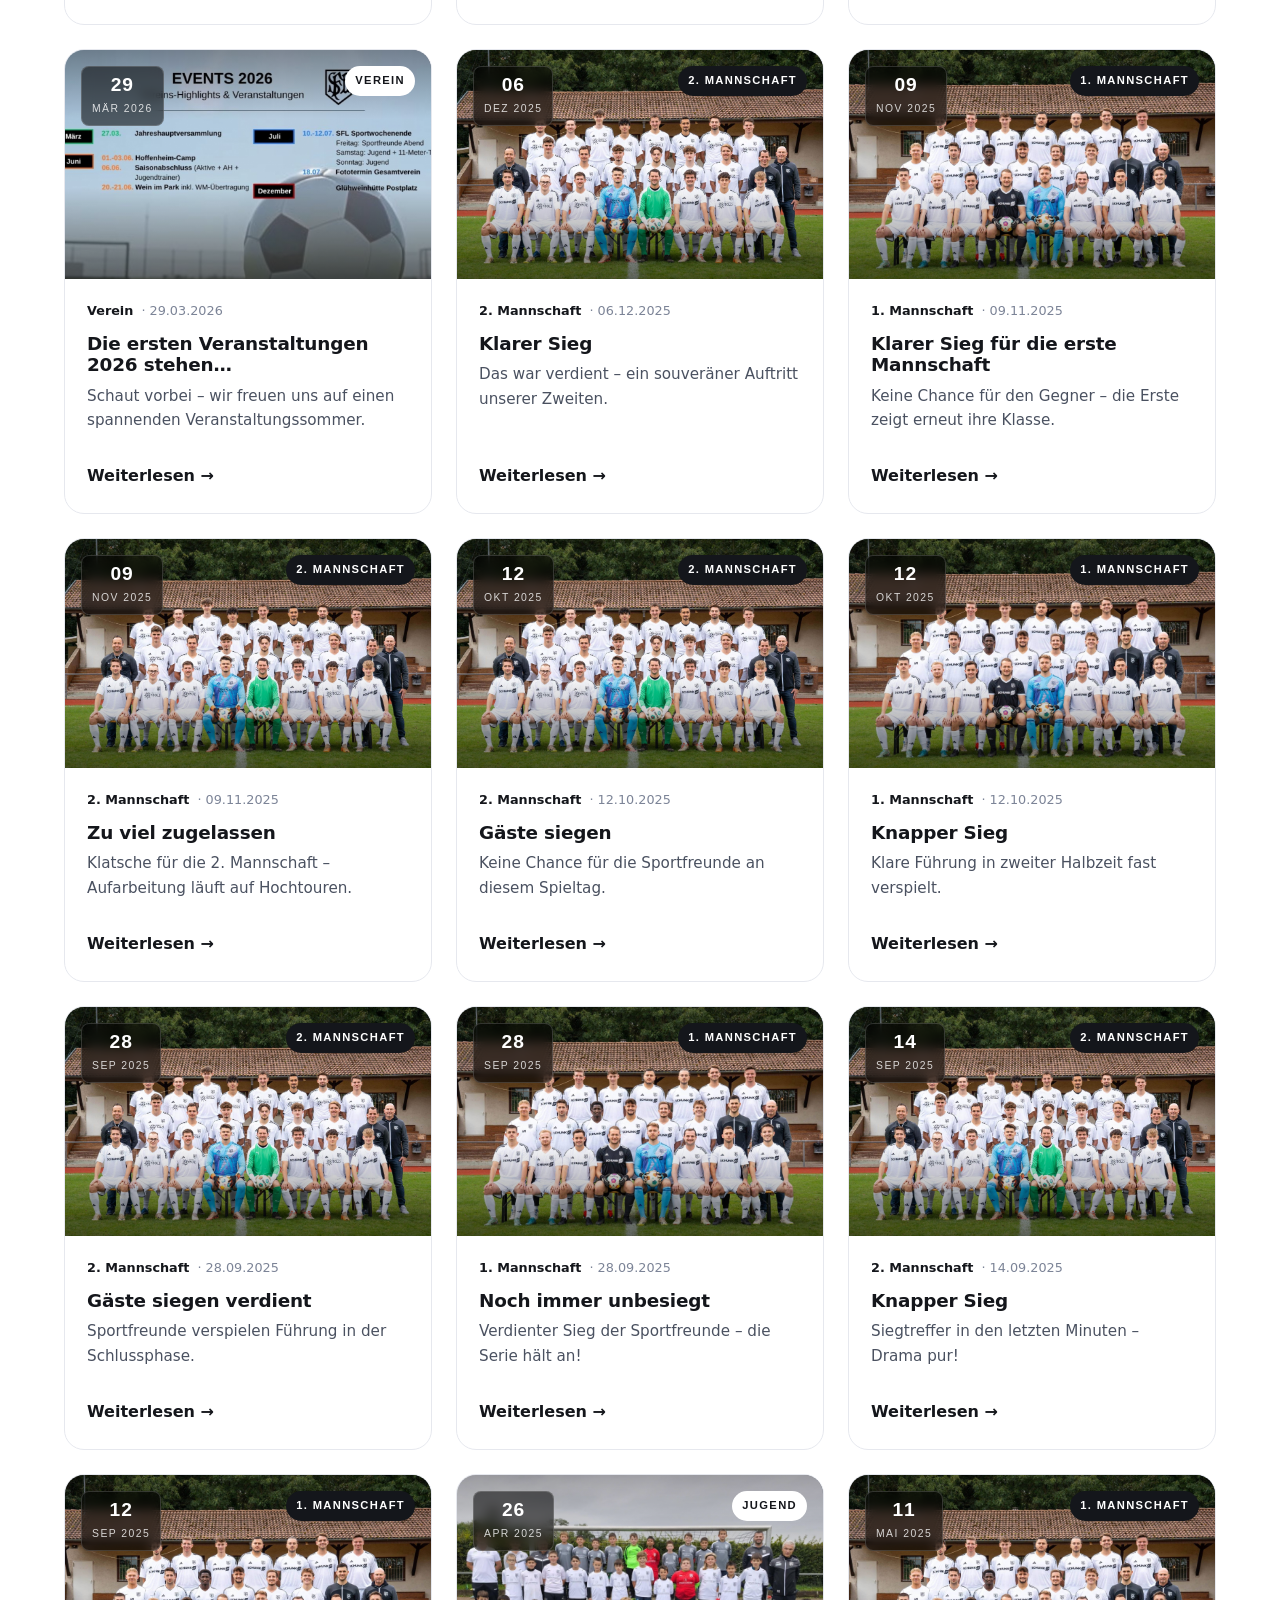
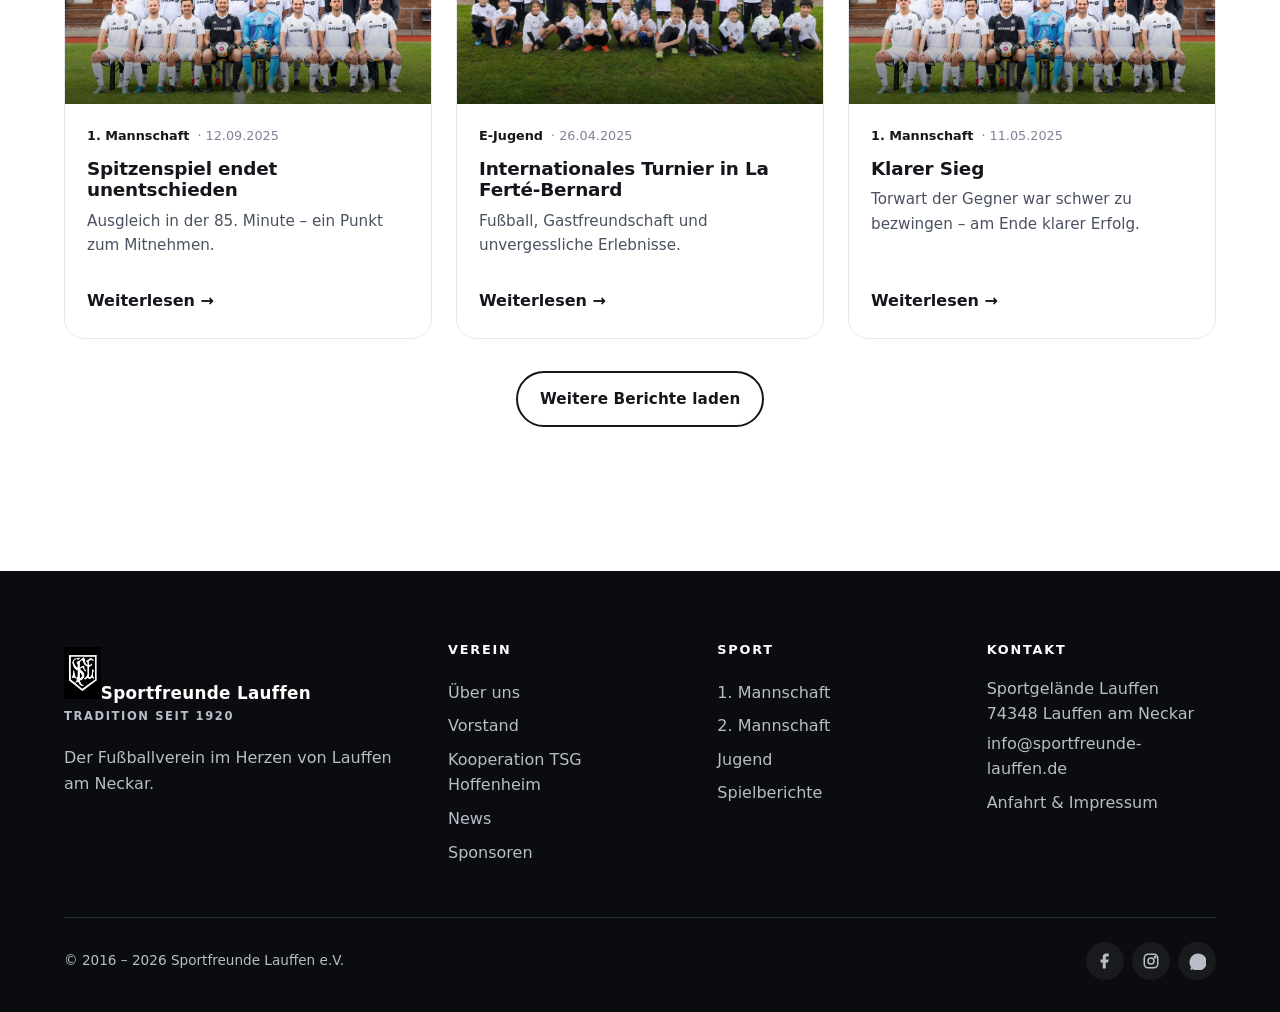
<file: news.html>
<!DOCTYPE html>
<html lang="de">
<head>
  <meta charset="UTF-8" />
  <meta name="viewport" content="width=device-width, initial-scale=1.0" />
  <meta http-equiv="Content-Security-Policy" content="default-src 'self'; script-src 'self' 'unsafe-inline'; style-src 'self' 'unsafe-inline' https://fonts.googleapis.com; font-src 'self' https://fonts.gstatic.com; img-src 'self' data:; frame-src https://www.openstreetmap.org; form-action 'self' https://formspree.io; base-uri 'self'; object-src 'none';">
  <meta name="referrer" content="strict-origin-when-cross-origin">
  <title>News &amp; Berichte – Sportfreunde Lauffen</title>
  <meta name="description" content="Aktuelle News, Spielberichte und Veranstaltungen der Sportfreunde Lauffen." />
  <link rel="icon" type="image/jpeg" href="assets/SFLweiss.jpeg" />
  <link rel="preconnect" href="https://fonts.googleapis.com" />
  <link rel="preconnect" href="https://fonts.gstatic.com" crossorigin />
  <link href="https://fonts.googleapis.com/css2?family=Bebas+Neue&family=Inter:wght@400;500;600;700;800&display=swap" rel="stylesheet" />
  <link rel="stylesheet" href="assets/styles.css" />
  <style>
    .filters { display:flex; gap:8px; flex-wrap:wrap; margin-bottom: 32px; }
    .filter-pill {
      padding: 10px 18px; border-radius: var(--r-pill);
      background: var(--bg-soft); border: 1px solid var(--border);
      font-weight: 600; font-size: .9rem; cursor: pointer;
      transition: all var(--t-fast) var(--ease);
    }
    .filter-pill:hover { border-color: var(--brand); color: var(--brand); }
    .filter-pill.is-active { background: var(--brand); color: #fff; border-color: var(--brand); }
  </style>
</head>
<body>

  <header class="site-header">
    <div class="container">
      <nav class="nav" aria-label="Hauptnavigation">
        <a href="index.html" class="brand"><span class="brand__logo"><img src="assets/SFLweiss.jpeg" alt="SFL Wappen"></span><span class="brand__name">Sportfreunde Lauffen<small>Tradition seit 1920</small></span></a>
        <ul class="nav__menu">
          <li><a href="index.html">Start</a></li>
          <li><a href="verein.html">Verein</a></li>
          <li><a href="mannschaften.html">Aktive</a></li>
          <li><a href="jugend.html">Jugend</a></li>
          <li><a href="news.html">News</a></li>
          <li><a href="sponsoren.html">Sponsoren</a></li>
          <li><a href="kontakt.html">Kontakt</a></li>
        </ul>
        <div class="nav__cta"><a href="kontakt.html" class="btn btn--primary">Mitglied werden</a></div>
        <button class="nav__toggle" aria-label="Menü öffnen" aria-expanded="false"><span></span></button>
      </nav>
    </div>
  </header>

  <section class="page-header">
    <div class="container">
      <nav class="breadcrumbs"><a href="index.html">Start</a> <span>/</span> <span>News</span></nav>
      <span class="eyebrow" style="color: var(--accent)">Aus dem Verein</span>
      <h1>News &amp; Berichte</h1>
      <p>Spielberichte, Vereinsleben, Veranstaltungen – alles, was die Sportfreunde Lauffen bewegt.</p>
    </div>
  </section>

  <!-- Featured -->
  <section class="section section--tight">
    <div class="container">
      <article class="reveal" style="display: grid; grid-template-columns: 1.1fr 1fr; gap: 32px; align-items: stretch; background: var(--bg-elev); border: 1px solid var(--border); border-radius: var(--r-xl); overflow: hidden;">
        <div style="aspect-ratio: 16/10; position: relative; min-height: 320px; overflow: hidden; background: #0e1014;">
          <img src="assets/WeinImPark.jpeg" alt="Wein im Park" loading="lazy" style="position:absolute; inset:0; width:100%; height:100%; object-fit: contain;">
          <span class="card__tag" style="position: absolute; top:16px; left:16px; z-index:2; background: rgba(255,255,255,.18); backdrop-filter: blur(10px); color:#fff;">TOP-Bericht</span>
          <div style="position:absolute; right:16px; bottom:16px; z-index:2; background: rgba(0,0,0,.55); backdrop-filter: blur(6px); color:#fff; border-radius: var(--r-sm); padding: 10px 14px; text-align:center; border: 1px solid rgba(255,255,255,.16); font-family: var(--font-display); line-height: 1;">
            <div style="font-size: 1.4rem;">11</div>
            <span style="font-size:.7rem; letter-spacing:.14em; text-transform:uppercase; opacity:.85;">Juni 2026</span>
          </div>
        </div>
        <div style="padding: 32px; display: flex; flex-direction: column; justify-content: center;">
          <div class="card__meta"><b>Verein</b> · 11. Juni 2026</div>
          <h2 style="font-size: clamp(1.4rem, .8rem + 2vw, 2rem); margin: 8px 0 12px;">Wein im Park und Public Viewing</h2>
          <p style="color: var(--text-soft);">Die Sportfreunde übernehmen die Bewirtung beim "Wein im Park"-Festival und zeigen das Spiel der deutschen Nationalmannschaft am Samstag auf Großleinwand. Ein perfekter Sommerabend mit Wein, Fußball und Freunden – wir freuen uns auf euch!</p>
          <div class="mt-4"><a href="#" class="btn btn--primary">Vollständigen Artikel lesen</a></div>
        </div>
      </article>
    </div>
  </section>

  <!-- Filter & list -->
  <section class="section section--tight">
    <div class="container">
      <div class="filters reveal" role="tablist">
        <button class="filter-pill is-active" data-filter="all">Alle Berichte</button>
        <button class="filter-pill" data-filter="verein">Verein</button>
        <button class="filter-pill" data-filter="1mannschaft">1. Mannschaft</button>
        <button class="filter-pill" data-filter="2mannschaft">2. Mannschaft</button>
        <button class="filter-pill" data-filter="jugend">Jugend</button>
      </div>

      <div class="grid grid--3" id="news-grid">
        <!-- 1 -->
        <article class="card reveal" data-cat="verein">
          <div class="card__media"><img src="assets/WeinImPark.jpeg" alt="Wein im Park" loading="lazy"><span class="card__date"><b>11</b><span>Jun 2026</span></span><span class="card__tag card__tag--accent">Verein</span></div>
          <div class="card__body">
            <div class="card__meta"><b>Verein</b> · 11.06.2026</div>
            <h3 class="card__title">Wein im Park und Public Viewing</h3>
            <p class="card__excerpt">Die Sportfreunde übernehmen die Bewirtung beim Wein im Park und zeigen das Spiel der DFB-Elf.</p>
            <div class="card__footer"><a href="#" class="card__link">Weiterlesen →</a></div>
          </div>
        </article>
        <!-- 2 -->
        <article class="card reveal" data-cat="verein">
          <div class="card__media"><img src="assets/Elfmeter.png" alt="Elfmeterturnier" loading="lazy"><span class="card__date"><b>06</b><span>Mai 2026</span></span><span class="card__tag card__tag--dark">Verein</span></div>
          <div class="card__body">
            <div class="card__meta"><b>Verein</b> · 06.05.2026</div>
            <h3 class="card__title">Anmeldung Elfmeterturnier 2026</h3>
            <p class="card__excerpt">Die Anmeldung für unser Elfmeterturnier ist geöffnet!</p>
            <div class="card__footer"><a href="#" class="card__link">Weiterlesen →</a></div>
          </div>
        </article>
        <!-- 3 -->
        <article class="card reveal" data-cat="jugend">
          <div class="card__media"><img src="assets/LaFerte.jpeg" alt="D-Jugend in La Ferté-Bernard" loading="lazy"><span class="card__date"><b>21</b><span>Apr 2026</span></span><span class="card__tag">Jugend</span></div>
          <div class="card__body">
            <div class="card__meta"><b>Jugend</b> · 21.04.2026</div>
            <h3 class="card__title">Osterfahrt der D-Jugend nach La Ferté-Bernard</h3>
            <p class="card__excerpt">Freundschaft, Fußball und unvergessliche Momente in Frankreich.</p>
            <div class="card__footer"><a href="#" class="card__link">Weiterlesen →</a></div>
          </div>
        </article>
        <!-- 4 -->
        <article class="card reveal" data-cat="verein">
          <div class="card__media"><img src="assets/termine.jpg" alt="Veranstaltungen 2026" loading="lazy"><span class="card__date"><b>29</b><span>Mär 2026</span></span><span class="card__tag card__tag--accent">Verein</span></div>
          <div class="card__body">
            <div class="card__meta"><b>Verein</b> · 29.03.2026</div>
            <h3 class="card__title">Die ersten Veranstaltungen 2026 stehen…</h3>
            <p class="card__excerpt">Schaut vorbei – wir freuen uns auf einen spannenden Veranstaltungssommer.</p>
            <div class="card__footer"><a href="#" class="card__link">Weiterlesen →</a></div>
          </div>
        </article>
        <!-- 5 -->
        <article class="card reveal" data-cat="2mannschaft">
          <div class="card__media"><img src="assets/ZweiteMannschaft.jpg" alt="2. Mannschaft" loading="lazy"><span class="card__date"><b>06</b><span>Dez 2025</span></span><span class="card__tag card__tag--dark">2. Mannschaft</span></div>
          <div class="card__body">
            <div class="card__meta"><b>2. Mannschaft</b> · 06.12.2025</div>
            <h3 class="card__title">Klarer Sieg</h3>
            <p class="card__excerpt">Das war verdient – ein souveräner Auftritt unserer Zweiten.</p>
            <div class="card__footer"><a href="#" class="card__link">Weiterlesen →</a></div>
          </div>
        </article>
        <!-- 6 -->
        <article class="card reveal" data-cat="1mannschaft">
          <div class="card__media"><img src="assets/ErsteMannschaft.jpg" alt="1. Mannschaft" loading="lazy"><span class="card__date"><b>09</b><span>Nov 2025</span></span><span class="card__tag">1. Mannschaft</span></div>
          <div class="card__body">
            <div class="card__meta"><b>1. Mannschaft</b> · 09.11.2025</div>
            <h3 class="card__title">Klarer Sieg für die erste Mannschaft</h3>
            <p class="card__excerpt">Keine Chance für den Gegner – die Erste zeigt erneut ihre Klasse.</p>
            <div class="card__footer"><a href="#" class="card__link">Weiterlesen →</a></div>
          </div>
        </article>
        <!-- 7 -->
        <article class="card reveal" data-cat="2mannschaft">
          <div class="card__media"><img src="assets/ZweiteMannschaft.jpg" alt="2. Mannschaft" loading="lazy"><span class="card__date"><b>09</b><span>Nov 2025</span></span><span class="card__tag card__tag--dark">2. Mannschaft</span></div>
          <div class="card__body">
            <div class="card__meta"><b>2. Mannschaft</b> · 09.11.2025</div>
            <h3 class="card__title">Zu viel zugelassen</h3>
            <p class="card__excerpt">Klatsche für die 2. Mannschaft – Aufarbeitung läuft auf Hochtouren.</p>
            <div class="card__footer"><a href="#" class="card__link">Weiterlesen →</a></div>
          </div>
        </article>
        <!-- 8 -->
        <article class="card reveal" data-cat="2mannschaft">
          <div class="card__media"><img src="assets/ZweiteMannschaft.jpg" alt="2. Mannschaft" loading="lazy"><span class="card__date"><b>12</b><span>Okt 2025</span></span><span class="card__tag card__tag--dark">2. Mannschaft</span></div>
          <div class="card__body">
            <div class="card__meta"><b>2. Mannschaft</b> · 12.10.2025</div>
            <h3 class="card__title">Gäste siegen</h3>
            <p class="card__excerpt">Keine Chance für die Sportfreunde an diesem Spieltag.</p>
            <div class="card__footer"><a href="#" class="card__link">Weiterlesen →</a></div>
          </div>
        </article>
        <!-- 9 -->
        <article class="card reveal" data-cat="1mannschaft">
          <div class="card__media"><img src="assets/ErsteMannschaft.jpg" alt="1. Mannschaft" loading="lazy"><span class="card__date"><b>12</b><span>Okt 2025</span></span><span class="card__tag">1. Mannschaft</span></div>
          <div class="card__body">
            <div class="card__meta"><b>1. Mannschaft</b> · 12.10.2025</div>
            <h3 class="card__title">Knapper Sieg</h3>
            <p class="card__excerpt">Klare Führung in zweiter Halbzeit fast verspielt.</p>
            <div class="card__footer"><a href="#" class="card__link">Weiterlesen →</a></div>
          </div>
        </article>
        <!-- 10 -->
        <article class="card reveal" data-cat="2mannschaft">
          <div class="card__media"><img src="assets/ZweiteMannschaft.jpg" alt="2. Mannschaft" loading="lazy"><span class="card__date"><b>28</b><span>Sep 2025</span></span><span class="card__tag card__tag--dark">2. Mannschaft</span></div>
          <div class="card__body">
            <div class="card__meta"><b>2. Mannschaft</b> · 28.09.2025</div>
            <h3 class="card__title">Gäste siegen verdient</h3>
            <p class="card__excerpt">Sportfreunde verspielen Führung in der Schlussphase.</p>
            <div class="card__footer"><a href="#" class="card__link">Weiterlesen →</a></div>
          </div>
        </article>
        <!-- 11 -->
        <article class="card reveal" data-cat="1mannschaft">
          <div class="card__media"><img src="assets/ErsteMannschaft.jpg" alt="1. Mannschaft" loading="lazy"><span class="card__date"><b>28</b><span>Sep 2025</span></span><span class="card__tag">1. Mannschaft</span></div>
          <div class="card__body">
            <div class="card__meta"><b>1. Mannschaft</b> · 28.09.2025</div>
            <h3 class="card__title">Noch immer unbesiegt</h3>
            <p class="card__excerpt">Verdienter Sieg der Sportfreunde – die Serie hält an!</p>
            <div class="card__footer"><a href="#" class="card__link">Weiterlesen →</a></div>
          </div>
        </article>
        <!-- 12 -->
        <article class="card reveal" data-cat="2mannschaft">
          <div class="card__media"><img src="assets/ZweiteMannschaft.jpg" alt="2. Mannschaft" loading="lazy"><span class="card__date"><b>14</b><span>Sep 2025</span></span><span class="card__tag card__tag--dark">2. Mannschaft</span></div>
          <div class="card__body">
            <div class="card__meta"><b>2. Mannschaft</b> · 14.09.2025</div>
            <h3 class="card__title">Knapper Sieg</h3>
            <p class="card__excerpt">Siegtreffer in den letzten Minuten – Drama pur!</p>
            <div class="card__footer"><a href="#" class="card__link">Weiterlesen →</a></div>
          </div>
        </article>
        <!-- 13 -->
        <article class="card reveal" data-cat="1mannschaft">
          <div class="card__media"><img src="assets/ErsteMannschaft.jpg" alt="1. Mannschaft" loading="lazy"><span class="card__date"><b>12</b><span>Sep 2025</span></span><span class="card__tag">1. Mannschaft</span></div>
          <div class="card__body">
            <div class="card__meta"><b>1. Mannschaft</b> · 12.09.2025</div>
            <h3 class="card__title">Spitzenspiel endet unentschieden</h3>
            <p class="card__excerpt">Ausgleich in der 85. Minute – ein Punkt zum Mitnehmen.</p>
            <div class="card__footer"><a href="#" class="card__link">Weiterlesen →</a></div>
          </div>
        </article>
        <!-- 14 -->
        <article class="card reveal" data-cat="jugend">
          <div class="card__media"><img src="assets/EJugend.jpeg" alt="E-Jugend Turnier La Ferté-Bernard" loading="lazy"><span class="card__date"><b>26</b><span>Apr 2025</span></span><span class="card__tag card__tag--accent">Jugend</span></div>
          <div class="card__body">
            <div class="card__meta"><b>E-Jugend</b> · 26.04.2025</div>
            <h3 class="card__title">Internationales Turnier in La Ferté-Bernard</h3>
            <p class="card__excerpt">Fußball, Gastfreundschaft und unvergessliche Erlebnisse.</p>
            <div class="card__footer"><a href="#" class="card__link">Weiterlesen →</a></div>
          </div>
        </article>
        <!-- 15 -->
        <article class="card reveal" data-cat="1mannschaft">
          <div class="card__media"><img src="assets/ErsteMannschaft.jpg" alt="1. Mannschaft" loading="lazy"><span class="card__date"><b>11</b><span>Mai 2025</span></span><span class="card__tag">1. Mannschaft</span></div>
          <div class="card__body">
            <div class="card__meta"><b>1. Mannschaft</b> · 11.05.2025</div>
            <h3 class="card__title">Klarer Sieg</h3>
            <p class="card__excerpt">Torwart der Gegner war schwer zu bezwingen – am Ende klarer Erfolg.</p>
            <div class="card__footer"><a href="#" class="card__link">Weiterlesen →</a></div>
          </div>
        </article>
      </div>

      <div class="text-center mt-8 reveal">
        <button class="btn btn--ghost" style="color: var(--brand); border-color: var(--brand)">Weitere Berichte laden</button>
      </div>
    </div>
  </section>

  <footer class="site-footer">
    <div class="container">
      <div class="footer-grid">
        <div>
          <a href="index.html" class="brand" style="color: #fff"><span class="brand__logo"><img src="assets/SFLschwarz.jpeg" alt="SFL Wappen"></span><span class="brand__name" style="color:#fff">Sportfreunde Lauffen<small style="color: var(--text-on-dark-soft)">Tradition seit 1920</small></span></a>
          <p style="margin-top: 16px; max-width: 36ch;">Der Fußballverein im Herzen von Lauffen am Neckar.</p>
        </div>
        <div><h4>Verein</h4><ul><li><a href="verein.html">Über uns</a></li><li><a href="verein.html">Vorstand</a></li><li><a href="kooperation.html">Kooperation TSG Hoffenheim</a></li><li><a href="news.html">News</a></li><li><a href="sponsoren.html">Sponsoren</a></li></ul></div>
        <div><h4>Sport</h4><ul><li><a href="mannschaften.html">1. Mannschaft</a></li><li><a href="mannschaften.html">2. Mannschaft</a></li><li><a href="jugend.html">Jugend</a></li><li><a href="news.html">Spielberichte</a></li></ul></div>
        <div><h4>Kontakt</h4><ul><li>Sportgelände Lauffen</li><li>74348 Lauffen am Neckar</li><li><a href="mailto:info@sportfreunde-lauffen.de">info@sportfreunde-lauffen.de</a></li><li><a href="kontakt.html">Anfahrt &amp; Impressum</a></li></ul></div>
      </div>
      <div class="footer-bottom">
        <span>© 2016 – <span data-year>2026</span> Sportfreunde Lauffen e.V.</span>
        <div class="socials">
          <a href="#" aria-label="Facebook"><svg width="18" height="18" viewBox="0 0 24 24" fill="currentColor"><path d="M13 22v-8h3l1-4h-4V7.5C13 6.5 13.4 6 14.5 6H17V2h-3.2C10.7 2 9 3.7 9 6.5V10H6v4h3v8h4z"/></svg></a>
          <a href="#" aria-label="Instagram"><svg width="18" height="18" viewBox="0 0 24 24" fill="none" stroke="currentColor" stroke-width="2"><rect x="3" y="3" width="18" height="18" rx="5"/><circle cx="12" cy="12" r="4"/><circle cx="17.5" cy="6.5" r="1" fill="currentColor"/></svg></a>
          <a href="#" aria-label="WhatsApp"><svg width="18" height="18" viewBox="0 0 24 24" fill="currentColor"><path d="M20 4A11.5 11.5 0 0 0 4 20l-1 4 4-1A11.5 11.5 0 1 0 20 4z"/></svg></a>
        </div>
      </div>
    </div>
  </footer>

  <script src="assets/script.js"></script>
  <script>
    (() => {
      const filters = document.querySelectorAll('.filter-pill');
      const cards = document.querySelectorAll('#news-grid > .card');
      filters.forEach(btn => {
        btn.addEventListener('click', () => {
          filters.forEach(b => b.classList.remove('is-active'));
          btn.classList.add('is-active');
          const f = btn.dataset.filter;
          cards.forEach(c => {
            const show = f === 'all' || c.dataset.cat === f;
            c.style.display = show ? '' : 'none';
          });
        });
      });
    })();
  </script>
</body>
</html>
</file>
<file: assets/styles.css>
/* =========================================================
   Sportfreunde Lauffen – Modernes Design-System
   ========================================================= */

:root {
  /* Brand (S/W) */
  --brand: #14161b;
  --brand-dark: #000000;
  --brand-light: #2a2f3a;
  --accent: #ffffff;

  /* Surfaces */
  --bg: #ffffff;
  --bg-soft: #f7f7f9;
  --bg-elev: #ffffff;
  --bg-dark: #0e1014;
  --bg-dark-soft: #161a22;

  /* Text */
  --text: #14161b;
  --text-soft: #4a5160;
  --text-muted: #7c8497;
  --text-on-dark: #f5f6f8;
  --text-on-dark-soft: #b9bdc7;

  /* Lines */
  --border: #e6e8ee;
  --border-strong: #d3d7e0;
  --border-dark: #262b35;

  /* Shadows */
  --shadow-sm: 0 1px 2px rgba(20, 22, 27, 0.06), 0 1px 3px rgba(20, 22, 27, 0.04);
  --shadow-md: 0 4px 14px rgba(20, 22, 27, 0.08);
  --shadow-lg: 0 18px 40px -12px rgba(20, 22, 27, 0.18);
  --shadow-brand: 0 14px 32px -10px rgba(20, 22, 27, 0.55);

  /* Radii */
  --r-sm: 8px;
  --r-md: 14px;
  --r-lg: 20px;
  --r-xl: 28px;
  --r-pill: 999px;

  /* Container */
  --container: 1200px;

  /* Type */
  --font-sans: "Inter", "Segoe UI", system-ui, -apple-system, "Helvetica Neue", Arial, sans-serif;
  --font-display: "Bebas Neue", "Oswald", "Inter", sans-serif;

  /* Motion */
  --ease: cubic-bezier(.2, .7, .2, 1);
  --t-fast: 160ms;
  --t-med: 280ms;
  --t-slow: 520ms;
}

/* ---------- Reset ---------- */
*, *::before, *::after { box-sizing: border-box; }
html { scroll-behavior: smooth; }
body {
  margin: 0;
  font-family: var(--font-sans);
  color: var(--text);
  background: var(--bg);
  line-height: 1.6;
  -webkit-font-smoothing: antialiased;
  text-rendering: optimizeLegibility;
}
img, svg, video { max-width: 100%; display: block; }
a { color: inherit; text-decoration: none; }
button { font: inherit; cursor: pointer; border: 0; background: none; color: inherit; }
input, textarea, select { font: inherit; color: inherit; }
h1, h2, h3, h4, h5 { margin: 0 0 .5em; font-weight: 800; letter-spacing: -.01em; line-height: 1.15; }
p { margin: 0 0 1em; }
ul { margin: 0; padding: 0; list-style: none; }

/* ---------- Layout helpers ---------- */
.container {
  width: 100%;
  max-width: var(--container);
  margin: 0 auto;
  padding: 0 24px;
}
.section { padding: 96px 0; }
.section--tight { padding: 64px 0; }
.section--alt { background: var(--bg-soft); }
.section--dark {
  background: var(--bg-dark);
  color: var(--text-on-dark);
}
.section--dark h1, .section--dark h2, .section--dark h3 { color: #fff; }
.section--dark .section__sub { color: var(--text-on-dark-soft); }

.section__head {
  display: flex;
  align-items: end;
  justify-content: space-between;
  gap: 24px;
  margin-bottom: 40px;
  flex-wrap: wrap;
}
.section__title { font-size: clamp(1.75rem, 1.4rem + 1.6vw, 2.6rem); }
.section__sub { color: var(--text-muted); max-width: 60ch; }

.eyebrow {
  display: inline-flex;
  align-items: center;
  gap: 8px;
  font-size: .78rem;
  font-weight: 700;
  letter-spacing: .14em;
  text-transform: uppercase;
  color: var(--brand);
  margin-bottom: 12px;
}
.eyebrow::before {
  content: "";
  width: 28px;
  height: 2px;
  background: currentColor;
  display: inline-block;
}

/* ---------- Buttons ---------- */
.btn {
  display: inline-flex;
  align-items: center;
  gap: 10px;
  padding: 14px 22px;
  border-radius: var(--r-pill);
  font-weight: 700;
  font-size: .95rem;
  letter-spacing: .01em;
  transition: transform var(--t-fast) var(--ease), box-shadow var(--t-fast) var(--ease), background var(--t-fast) var(--ease), color var(--t-fast) var(--ease);
  white-space: nowrap;
  border: 2px solid transparent;
  will-change: transform;
}
.btn:hover { transform: translateY(-2px); }
.btn:active { transform: translateY(0); }

.btn--primary {
  background: var(--brand);
  color: #fff;
  box-shadow: var(--shadow-brand);
}
.btn--primary:hover { background: var(--brand-dark); }

.btn--ghost {
  background: transparent;
  color: inherit;
  border-color: currentColor;
}
.btn--ghost:hover { background: rgba(255,255,255,.08); }

.btn--light {
  background: #fff;
  color: var(--text);
}
.btn--light:hover { background: #f1f2f5; }

.btn .arrow {
  transition: transform var(--t-fast) var(--ease);
}
.btn:hover .arrow { transform: translateX(4px); }

/* ---------- Header / Nav ---------- */
.site-header {
  position: sticky;
  top: 0;
  z-index: 100;
  backdrop-filter: saturate(140%) blur(14px);
  -webkit-backdrop-filter: saturate(140%) blur(14px);
  background: rgba(255,255,255,.85);
  border-bottom: 1px solid transparent;
  transition: border-color var(--t-fast) var(--ease), box-shadow var(--t-fast) var(--ease);
}
.site-header.scrolled {
  border-bottom-color: var(--border);
  box-shadow: var(--shadow-sm);
}

.nav {
  display: flex;
  align-items: center;
  justify-content: space-between;
  height: 76px;
  gap: 24px;
}
.brand {
  display: inline-flex;
  align-items: center;
  gap: 12px;
  font-weight: 800;
  letter-spacing: .02em;
}
.brand__logo {
  height: 52px;
  display: inline-flex;
  align-items: center;
  justify-content: center;
  flex: 0 0 auto;
}
.brand__logo img {
  height: 100%;
  width: auto;
  display: block;
}
.brand__name { font-size: 1.05rem; }
.brand__name small { display: block; font-size: .72rem; font-weight: 600; color: var(--text-muted); letter-spacing: .14em; text-transform: uppercase; }

.nav__menu {
  display: flex;
  align-items: center;
  gap: 4px;
}
.nav__menu a {
  position: relative;
  padding: 10px 14px;
  border-radius: var(--r-sm);
  font-weight: 600;
  font-size: .95rem;
  color: var(--text);
  transition: color var(--t-fast) var(--ease), background var(--t-fast) var(--ease);
}
.nav__menu a:hover { color: var(--brand); background: rgba(20,22,27,.06); }
.nav__menu a.is-active { color: var(--brand); }
.nav__menu a.is-active::after {
  content: "";
  position: absolute;
  left: 14px; right: 14px; bottom: 4px;
  height: 2px; background: var(--brand);
  border-radius: 2px;
}

.nav__cta { display: inline-flex; gap: 10px; align-items: center; }

.nav__toggle {
  display: none;
  width: 44px; height: 44px;
  border-radius: var(--r-sm);
  align-items: center; justify-content: center;
  background: var(--bg-soft);
}
.nav__toggle span {
  display: block; width: 22px; height: 2px;
  background: var(--text); position: relative;
  transition: transform var(--t-fast) var(--ease), opacity var(--t-fast) var(--ease);
}
.nav__toggle span::before, .nav__toggle span::after {
  content: ""; position: absolute; left: 0; width: 22px; height: 2px; background: var(--text);
  transition: transform var(--t-fast) var(--ease);
}
.nav__toggle span::before { top: -7px; }
.nav__toggle span::after { top: 7px; }
.nav.is-open .nav__toggle span { background: transparent; }
.nav.is-open .nav__toggle span::before { transform: translateY(7px) rotate(45deg); }
.nav.is-open .nav__toggle span::after { transform: translateY(-7px) rotate(-45deg); }

@media (max-width: 960px) {
  .nav__toggle { display: inline-flex; }
  .nav__menu {
    position: absolute;
    inset: 76px 0 auto 0;
    flex-direction: column;
    align-items: stretch;
    gap: 0;
    padding: 16px 24px 24px;
    background: #fff;
    border-bottom: 1px solid var(--border);
    box-shadow: var(--shadow-md);
    transform: translateY(-12px);
    opacity: 0;
    pointer-events: none;
    transition: opacity var(--t-fast) var(--ease), transform var(--t-fast) var(--ease);
  }
  .nav.is-open .nav__menu {
    opacity: 1;
    transform: translateY(0);
    pointer-events: auto;
  }
  .nav__menu a { padding: 14px 12px; border-radius: var(--r-sm); }
  .nav__menu a.is-active::after { display: none; }
  .nav__cta { display: none; }
}

/* ---------- News ticker ---------- */
.news-ticker {
  background: var(--brand);
  color: #fff;
  font-weight: 600;
  font-size: .9rem;
  overflow: hidden;
  position: relative;
}
.news-ticker__inner {
  display: flex;
  gap: 56px;
  padding: 10px 0;
  white-space: nowrap;
  animation: ticker 40s linear infinite;
}
.news-ticker__inner span { display: inline-flex; align-items: center; gap: 10px; }
.news-ticker__inner span::before {
  content: "●"; color: var(--accent); font-size: .8rem;
}
@keyframes ticker {
  from { transform: translateX(0); }
  to   { transform: translateX(-50%); }
}

/* ---------- Hero ---------- */
.hero {
  position: relative;
  overflow: hidden;
  background: linear-gradient(160deg, #0e1014 0%, #1a1f2b 50%, #0e1014 100%);
  color: var(--text-on-dark);
  padding: 120px 0 96px;
  isolation: isolate;
}
.hero::before {
  content: "";
  position: absolute; inset: 0;
  background:
    radial-gradient(800px 400px at 85% 10%, rgba(255,255,255,.10), transparent 60%),
    radial-gradient(600px 300px at 10% 90%, rgba(255,255,255,.06), transparent 60%);
  z-index: -1;
}
.hero::after {
  content: "";
  position: absolute; inset: 0;
  background-image:
    linear-gradient(rgba(255,255,255,.04) 1px, transparent 1px),
    linear-gradient(90deg, rgba(255,255,255,.04) 1px, transparent 1px);
  background-size: 48px 48px;
  mask-image: radial-gradient(ellipse 70% 60% at 50% 40%, #000 30%, transparent 80%);
  z-index: -1;
}
.hero__grid {
  display: grid;
  grid-template-columns: 1.3fr 1fr;
  gap: 56px;
  align-items: center;
}
@media (max-width: 900px) {
  .hero { padding: 80px 0 64px; }
  .hero__grid { grid-template-columns: 1fr; gap: 40px; }
}
.hero__badge {
  display: inline-flex;
  align-items: center;
  gap: 10px;
  padding: 8px 14px;
  border-radius: var(--r-pill);
  background: rgba(255,255,255,.08);
  border: 1px solid rgba(255,255,255,.16);
  color: #fff;
  font-size: .8rem; font-weight: 600;
  letter-spacing: .08em; text-transform: uppercase;
  margin-bottom: 20px;
}
.hero__badge::before {
  content: ""; width: 8px; height: 8px; border-radius: 50%;
  background: var(--accent); box-shadow: 0 0 0 6px rgba(255,255,255,.18);
  animation: pulse 2s ease-in-out infinite;
}
@keyframes pulse {
  50% { transform: scale(1.2); opacity: .7; }
}
.hero__title {
  font-family: var(--font-display);
  font-size: clamp(2.6rem, 1.6rem + 5vw, 5.2rem);
  line-height: .98;
  letter-spacing: .005em;
  text-transform: uppercase;
  color: #fff;
  margin: 0 0 20px;
}
.hero__title .accent {
  background: linear-gradient(120deg, var(--text-on-dark-soft), var(--accent));
  -webkit-background-clip: text;
  background-clip: text;
  color: transparent;
}
.hero__lead {
  color: var(--text-on-dark-soft);
  font-size: 1.1rem;
  max-width: 60ch;
  margin: 0 0 28px;
}
.hero__cta { display: flex; flex-wrap: wrap; gap: 12px; margin-bottom: 36px; }

.hero__stats {
  display: grid;
  grid-template-columns: repeat(3, 1fr);
  gap: 12px;
  max-width: 520px;
}
.hero__stat {
  padding: 16px;
  background: rgba(255,255,255,.04);
  border: 1px solid rgba(255,255,255,.08);
  border-radius: var(--r-md);
  backdrop-filter: blur(6px);
}
.hero__stat b {
  font-family: var(--font-display);
  font-size: 1.7rem; color: #fff;
  display: block; line-height: 1;
}
.hero__stat span {
  font-size: .72rem; color: var(--text-on-dark-soft);
  text-transform: uppercase; letter-spacing: .12em;
}

/* Hero card */
.hero__card {
  position: relative;
  border-radius: var(--r-xl);
  background: linear-gradient(135deg, rgba(255,255,255,.06), rgba(255,255,255,.02));
  border: 1px solid rgba(255,255,255,.10);
  padding: 28px;
  transform: rotate(-1deg);
  box-shadow: var(--shadow-lg);
}
.hero__card::before {
  content: "";
  position: absolute; inset: -1px;
  border-radius: inherit;
  background: linear-gradient(135deg, rgba(255,255,255,.18), rgba(255,255,255,.04));
  opacity: .6;
  z-index: -1;
  filter: blur(20px);
}
.hero__card h3 {
  font-family: var(--font-display);
  font-size: 1.6rem;
  color: #fff;
  text-transform: uppercase;
  margin-bottom: 8px;
}
.hero__card p { color: var(--text-on-dark-soft); margin-bottom: 18px; }
.hero__card .countdown {
  display: grid;
  grid-template-columns: repeat(4, 1fr);
  gap: 10px;
  margin-bottom: 18px;
}
.hero__card .countdown div {
  text-align: center;
  padding: 12px 6px;
  background: rgba(0,0,0,.25);
  border-radius: var(--r-sm);
  border: 1px solid rgba(255,255,255,.06);
}
.hero__card .countdown b {
  display: block;
  font-family: var(--font-display);
  font-size: 1.6rem;
  color: var(--accent);
  line-height: 1;
}
.hero__card .countdown span {
  font-size: .65rem;
  text-transform: uppercase;
  letter-spacing: .14em;
  color: var(--text-on-dark-soft);
}

/* ---------- Card system ---------- */
.card {
  background: var(--bg-elev);
  border: 1px solid var(--border);
  border-radius: var(--r-lg);
  overflow: hidden;
  transition: transform var(--t-med) var(--ease), box-shadow var(--t-med) var(--ease), border-color var(--t-med) var(--ease);
  display: flex; flex-direction: column;
}
.card:hover {
  transform: translateY(-4px);
  border-color: var(--border-strong);
  box-shadow: var(--shadow-lg);
}
.card__media {
  aspect-ratio: 16 / 10;
  background: linear-gradient(135deg, #d3d7e0, #4a5160 50%, #14161b);
  position: relative;
  display: grid; place-items: center;
  color: #fff;
  font-family: var(--font-display); font-size: 1.4rem;
  letter-spacing: .04em;
  overflow: hidden;
}
.card__media img {
  position: absolute;
  inset: 0;
  width: 100%;
  height: 100%;
  object-fit: cover;
  transition: transform var(--t-slow) var(--ease);
}
/* Quadratische Portrait-Cards (Vorstand / Ansprechpartner):
   Bild oben ausrichten, damit die Köpfe vollständig sichtbar sind */
.card__media[style*="aspect-ratio: 1"] img {
  object-position: center top;
}
.card:hover .card__media img { transform: scale(1.05); }
.card__media::after {
  content: "";
  position: absolute;
  inset: 0;
  background: linear-gradient(180deg, rgba(0,0,0,.35) 0%, transparent 30%, transparent 60%, rgba(0,0,0,.55) 100%);
  pointer-events: none;
  opacity: 0;
  transition: opacity var(--t-fast) var(--ease);
}
.card__media:has(img)::after { opacity: 1; }
.card__media--alt-1 { background: linear-gradient(135deg, #2a2f3a, #14161b); }
.card__media--alt-2 { background: linear-gradient(135deg, #e6e8ee, #7c8497); color: #14161b; }
.card__media--alt-3 { background: linear-gradient(135deg, #b9bdc7, #2a2f3a); }
.card__media--alt-4 { background: linear-gradient(135deg, #f5f6f8, #4a5160); color: #14161b; }
.card__media svg { opacity: .85; }
.card__date {
  position: absolute;
  top: 16px; left: 16px;
  z-index: 2;
  background: rgba(0,0,0,.55);
  backdrop-filter: blur(6px);
  color: #fff;
  border-radius: var(--r-sm);
  padding: 8px 10px;
  text-align: center;
  font-family: var(--font-display);
  line-height: 1;
  border: 1px solid rgba(255,255,255,.16);
}
.card__date b { display: block; font-size: 1.2rem; }
.card__date span { font-size: .65rem; letter-spacing: .14em; text-transform: uppercase; opacity: .8; }

.card__tag {
  position: absolute;
  top: 16px; right: 16px;
  z-index: 2;
  background: var(--brand);
  color: #fff;
  font-size: .7rem;
  font-weight: 700;
  letter-spacing: .12em;
  text-transform: uppercase;
  padding: 6px 10px;
  border-radius: var(--r-pill);
}
.card__tag--dark { background: #14161b; }
.card__tag--accent { background: var(--accent); color: #14161b; }

.card__body { padding: 22px 22px 24px; flex: 1; display: flex; flex-direction: column; }
.card__title { font-size: 1.15rem; margin-bottom: 8px; }
.card__excerpt { color: var(--text-soft); font-size: .95rem; flex: 1; }
.card__meta {
  display: flex; align-items: center; gap: 8px;
  font-size: .8rem; color: var(--text-muted); margin-bottom: 12px;
}
.card__meta b { color: var(--brand); font-weight: 700; }

.card__footer {
  margin-top: 16px;
  display: flex; align-items: center; justify-content: space-between;
}

/* Team-Detail-Zeilen (Training, Trainer etc.) */
.team-meta {
  margin-top: 14px;
  padding-top: 14px;
  border-top: 1px solid var(--border);
  display: flex;
  flex-direction: column;
  gap: 8px;
}

/* Größere Mannschafts-Cards (Jugend / Aktive) */
.teams-grid { gap: 32px; }
.teams-grid .card__media { aspect-ratio: 16 / 10; }
.teams-grid .card__body { padding: 28px 28px 30px; }
.teams-grid .card__title { font-size: 1.45rem; margin-bottom: 10px; }
.teams-grid .card__excerpt { font-size: 1rem; line-height: 1.55; }
.teams-grid .team-meta { margin-top: 18px; padding-top: 18px; gap: 10px; }
.teams-grid .team-meta-row { font-size: .95rem; grid-template-columns: 110px 1fr; }
.teams-grid .team-meta-row__label { font-size: .72rem; }

@media (max-width: 1024px) {
  .teams-grid .card__body { padding: 22px 22px 24px; }
  .teams-grid .card__title { font-size: 1.25rem; }
}
.team-meta-row {
  display: grid;
  grid-template-columns: 90px 1fr;
  gap: 10px;
  align-items: start;
  font-size: .88rem;
}
.team-meta-row__label {
  font-weight: 700;
  color: var(--text-muted);
  text-transform: uppercase;
  letter-spacing: .08em;
  font-size: .68rem;
  padding-top: 3px;
}
.team-meta-row__value { color: var(--text); }
.team-meta-row__value b { font-weight: 700; }
.card__link {
  font-weight: 700;
  color: var(--brand);
  display: inline-flex; gap: 6px; align-items: center;
}
.card__link:hover { text-decoration: underline; }

/* ---------- Grid ---------- */
.grid {
  display: grid;
  gap: 24px;
}
.grid--3 { grid-template-columns: repeat(3, 1fr); }
.grid--4 { grid-template-columns: repeat(4, 1fr); }
.grid--2 { grid-template-columns: repeat(2, 1fr); }

@media (max-width: 1024px) {
  .grid--4 { grid-template-columns: repeat(2, 1fr); }
  .grid--3 { grid-template-columns: repeat(2, 1fr); }
}
@media (max-width: 640px) {
  .grid--4, .grid--3, .grid--2 { grid-template-columns: 1fr; }
}

/* ---------- Events list ---------- */
.event {
  display: grid;
  grid-template-columns: auto 1fr auto;
  gap: 24px;
  align-items: center;
  padding: 22px 24px;
  border-radius: var(--r-md);
  background: var(--bg-elev);
  border: 1px solid var(--border);
  transition: transform var(--t-fast) var(--ease), box-shadow var(--t-fast) var(--ease);
}
.event + .event { margin-top: 14px; }
.event:hover { transform: translateX(4px); box-shadow: var(--shadow-md); }
.event__date {
  width: 76px; text-align: center;
  background: linear-gradient(180deg, var(--brand), var(--brand-dark));
  color: #fff;
  border-radius: var(--r-sm);
  padding: 10px 6px;
  font-family: var(--font-display); line-height: 1;
}
.event__date b { display: block; font-size: 1.6rem; }
.event__date span { font-size: .7rem; letter-spacing: .14em; text-transform: uppercase; opacity: .9; }
.event__title { font-size: 1.05rem; margin-bottom: 4px; }
.event__meta { font-size: .85rem; color: var(--text-muted); display: flex; flex-wrap: wrap; gap: 12px; }
.event__meta span { display: inline-flex; gap: 6px; align-items: center; }
.event__cta { white-space: nowrap; }

@media (max-width: 720px) {
  .event { grid-template-columns: auto 1fr; }
  .event__cta { grid-column: 1 / -1; justify-self: start; }
}

/* ---------- Match / Fixture ---------- */
.match {
  display: grid;
  grid-template-columns: 1fr auto 1fr;
  gap: 16px;
  align-items: center;
  padding: 22px;
  background: var(--bg-elev);
  border: 1px solid var(--border);
  border-radius: var(--r-md);
}
.match__team {
  display: flex; gap: 12px; align-items: center;
}
.match__team--away { flex-direction: row-reverse; text-align: right; }
.match__crest {
  width: 44px; height: 44px;
  border-radius: 50%;
  background: linear-gradient(135deg, var(--brand) 0%, var(--brand-dark) 100%);
  display: grid; place-items: center;
  color: #fff; font-family: var(--font-display); font-size: .9rem;
  flex: 0 0 auto;
}
.match__crest--neutral { background: linear-gradient(135deg, #2a2f3a, #14161b); }
.match__name b { display: block; font-size: 1rem; }
.match__name span { font-size: .75rem; color: var(--text-muted); }
.match__center { text-align: center; }
.match__score {
  font-family: var(--font-display);
  font-size: 1.8rem;
  line-height: 1;
}
.match__when {
  display: block;
  font-size: .72rem; color: var(--text-muted);
  letter-spacing: .12em; text-transform: uppercase;
  margin-top: 4px;
}

/* ---------- Sponsors ---------- */
.sponsors {
  display: grid;
  grid-template-columns: repeat(auto-fit, minmax(160px, 1fr));
  gap: 16px;
}
.sponsor {
  aspect-ratio: 16 / 9;
  background: var(--bg-elev);
  border: 1px solid var(--border);
  border-radius: var(--r-md);
  display: grid; place-items: center;
  font-family: var(--font-display);
  letter-spacing: .04em;
  color: var(--text-muted);
  transition: transform var(--t-fast) var(--ease), color var(--t-fast) var(--ease), border-color var(--t-fast) var(--ease), background var(--t-fast) var(--ease), box-shadow var(--t-fast) var(--ease);
  text-align: center;
  padding: 16px;
  overflow: hidden;
}
.sponsor img {
  max-width: 100%;
  max-height: 100%;
  width: auto;
  height: auto;
  object-fit: contain;
  filter: grayscale(.2);
  transition: filter var(--t-fast) var(--ease);
}
.sponsor:hover {
  transform: translateY(-3px);
  color: var(--brand);
  border-color: var(--brand);
  background: #fff;
  box-shadow: var(--shadow-md);
}
.sponsor:hover img {
  filter: grayscale(0);
}

/* Hauptsponsoren: größer & prominenter */
.sponsors--main {
  grid-template-columns: repeat(auto-fit, minmax(240px, 1fr));
  gap: 20px;
}
.sponsors--main .sponsor {
  aspect-ratio: 16 / 8;
  padding: 28px;
  border-width: 2px;
  background: #fff;
  box-shadow: var(--shadow-sm);
}
.sponsors--main .sponsor img {
  filter: none;
}

.sponsors-tier {
  display: flex;
  align-items: center;
  gap: 16px;
  margin: 32px 0 16px;
}
.sponsors-tier h3 {
  font-family: var(--font-display);
  text-transform: uppercase;
  letter-spacing: .06em;
  font-size: 1.1rem;
  margin: 0;
  white-space: nowrap;
}
.sponsors-tier::after {
  content: "";
  flex: 1;
  height: 1px;
  background: var(--border);
}

/* ---------- Stat strip ---------- */
.stat-strip {
  display: grid;
  grid-template-columns: repeat(4, 1fr);
  gap: 16px;
  padding: 28px;
  background: linear-gradient(135deg, #0e1014, #1a1f2b);
  border-radius: var(--r-xl);
  color: #fff;
  position: relative;
  overflow: hidden;
}
.stat-strip::before {
  content: "";
  position: absolute; right: -120px; top: -120px;
  width: 360px; height: 360px; border-radius: 50%;
  background: radial-gradient(closest-side, rgba(255,255,255,.12), transparent);
  filter: blur(10px);
}
.stat-strip > div { position: relative; z-index: 1; padding: 6px 4px; }
.stat-strip b {
  display: block;
  font-family: var(--font-display);
  font-size: clamp(1.8rem, 1rem + 2vw, 2.6rem);
  color: var(--accent);
  line-height: 1;
}
.stat-strip span { font-size: .8rem; letter-spacing: .14em; text-transform: uppercase; color: var(--text-on-dark-soft); }
@media (max-width: 700px) { .stat-strip { grid-template-columns: repeat(2, 1fr); } }

/* ---------- CTA banner ---------- */
.cta-banner {
  position: relative;
  border-radius: var(--r-xl);
  padding: 56px;
  background: linear-gradient(135deg, var(--brand) 0%, var(--brand-dark) 100%);
  color: #fff;
  overflow: hidden;
  display: grid;
  grid-template-columns: 2fr 1fr;
  gap: 32px;
  align-items: center;
}
.cta-banner::before {
  content: "";
  position: absolute; inset: 0;
  background:
    radial-gradient(400px 200px at 90% 110%, rgba(255,255,255,.18), transparent 60%),
    radial-gradient(300px 200px at 10% -20%, rgba(255,255,255,.18), transparent 60%);
  pointer-events: none;
}
.cta-banner h2 {
  font-family: var(--font-display);
  font-size: clamp(1.6rem, 1rem + 2vw, 2.6rem);
  text-transform: uppercase;
  margin-bottom: 8px;
  color: #fff;
}
.cta-banner p { color: rgba(255,255,255,.86); margin: 0; }
.cta-banner__actions { justify-self: end; display: flex; gap: 12px; flex-wrap: wrap; }
@media (max-width: 760px) {
  .cta-banner { grid-template-columns: 1fr; padding: 36px; }
  .cta-banner__actions { justify-self: start; }
}

/* ---------- Pages: Page header ---------- */
.page-header {
  background: linear-gradient(160deg, #0e1014, #1a1f2b 60%, #0e1014);
  color: #fff;
  padding: 84px 0 64px;
  position: relative;
  overflow: hidden;
  isolation: isolate;
}
.page-header::before {
  content: "";
  position: absolute; inset: 0;
  background: radial-gradient(700px 320px at 80% 20%, rgba(255,255,255,.10), transparent 60%);
  z-index: -1;
}
.page-header h1 {
  font-family: var(--font-display);
  text-transform: uppercase;
  font-size: clamp(2.4rem, 1.6rem + 3vw, 4rem);
  letter-spacing: .005em;
  margin: 8px 0 12px;
}
.page-header p { color: var(--text-on-dark-soft); max-width: 70ch; }
.breadcrumbs {
  display: flex; gap: 8px; align-items: center;
  font-size: .85rem; color: var(--text-on-dark-soft);
  margin-bottom: 12px;
}
.breadcrumbs a { color: var(--accent); }
.breadcrumbs a:hover { text-decoration: underline; }

/* ---------- Team profile ---------- */
.team-hero {
  display: grid;
  grid-template-columns: 1fr 1fr;
  gap: 32px;
  align-items: center;
  padding: 32px;
  background: var(--bg-elev);
  border: 1px solid var(--border);
  border-radius: var(--r-xl);
}
@media (max-width: 800px) { .team-hero { grid-template-columns: 1fr; } }
.team-hero__crest {
  aspect-ratio: 1;
  max-width: 280px;
  margin: 0 auto;
  border-radius: 50%;
  background: linear-gradient(135deg, var(--brand) 0%, var(--brand-dark) 100%);
  display: grid; place-items: center;
  color: #fff;
  font-family: var(--font-display);
  font-size: 4rem;
  text-transform: uppercase;
  letter-spacing: .03em;
  box-shadow: var(--shadow-brand);
  position: relative;
}
.team-hero__crest::after {
  content: "";
  position: absolute; inset: 14px;
  border: 2px dashed rgba(255,255,255,.4);
  border-radius: 50%;
}

/* Foto-Variante des Team-Hero-Bereichs */
.team-hero__photo {
  position: relative;
  aspect-ratio: 4 / 3;
  width: 100%;
  border-radius: var(--r-lg);
  overflow: hidden;
  background: var(--bg-soft);
  border: 1px solid var(--border);
  box-shadow: var(--shadow-md);
}
.team-hero__photo img {
  width: 100%;
  height: 100%;
  object-fit: cover;
  display: block;
  transition: transform var(--t-slow) var(--ease);
}
.team-hero__photo:hover img { transform: scale(1.03); }

.kpi-row { display: grid; grid-template-columns: repeat(4, 1fr); gap: 12px; margin-top: 20px; }
.kpi-row > div {
  padding: 14px;
  background: var(--bg-soft);
  border: 1px solid var(--border);
  border-radius: var(--r-md);
  text-align: center;
}
.kpi-row b { font-family: var(--font-display); display: block; font-size: 1.4rem; color: var(--brand); }
.kpi-row span { font-size: .7rem; letter-spacing: .12em; text-transform: uppercase; color: var(--text-muted); }

/* ---------- Table ---------- */
.table {
  width: 100%;
  background: var(--bg-elev);
  border: 1px solid var(--border);
  border-radius: var(--r-md);
  overflow: hidden;
  border-collapse: separate;
  border-spacing: 0;
  font-size: .92rem;
}
.table th, .table td {
  padding: 12px 14px;
  text-align: left;
  border-bottom: 1px solid var(--border);
}
.table thead th {
  background: var(--bg-soft);
  font-weight: 700;
  font-size: .76rem;
  letter-spacing: .12em;
  text-transform: uppercase;
  color: var(--text-muted);
}
.table tbody tr:last-child td { border-bottom: 0; }
.table tbody tr:hover { background: var(--bg-soft); }
.table .num { text-align: center; width: 1%; }
.table .highlight { color: var(--brand); font-weight: 700; }

/* ---------- Forms ---------- */
.form {
  display: grid;
  gap: 16px;
}
.field {
  display: grid; gap: 6px;
}
.field label {
  font-size: .8rem;
  font-weight: 700;
  text-transform: uppercase;
  letter-spacing: .12em;
  color: var(--text-muted);
}
.field input, .field textarea, .field select {
  padding: 14px 16px;
  border-radius: var(--r-md);
  border: 1px solid var(--border-strong);
  background: var(--bg);
  transition: border-color var(--t-fast) var(--ease), box-shadow var(--t-fast) var(--ease);
}
.field input:focus, .field textarea:focus, .field select:focus {
  outline: 0;
  border-color: var(--brand);
  box-shadow: 0 0 0 4px rgba(20,22,27,.14);
}
.field textarea { min-height: 140px; resize: vertical; }

/* ---------- Footer ---------- */
.site-footer {
  background: #0a0c10;
  color: var(--text-on-dark-soft);
  padding: 72px 0 32px;
  margin-top: 80px;
}
.site-footer h4 {
  color: #fff;
  font-size: .8rem;
  letter-spacing: .14em;
  text-transform: uppercase;
  margin-bottom: 18px;
}
.footer-grid {
  display: grid;
  grid-template-columns: 1.5fr 1fr 1fr 1fr;
  gap: 40px;
}
@media (max-width: 900px) { .footer-grid { grid-template-columns: repeat(2, 1fr); } }
@media (max-width: 540px) { .footer-grid { grid-template-columns: 1fr; } }

.footer-grid a { color: var(--text-on-dark-soft); display: inline-block; padding: 4px 0; }
.footer-grid a:hover { color: #fff; }

.footer-stats {
  display: grid;
  grid-template-columns: repeat(3, 1fr);
  gap: 8px;
  margin-top: 14px;
  font-size: .85rem;
}
.footer-stats div { padding: 8px 10px; background: rgba(255,255,255,.04); border-radius: var(--r-sm); }
.footer-stats b { color: #fff; display: block; font-family: var(--font-display); font-size: 1rem; }
.footer-stats span { font-size: .68rem; opacity: .7; letter-spacing: .12em; text-transform: uppercase; }

.footer-bottom {
  margin-top: 48px;
  padding-top: 24px;
  border-top: 1px solid var(--border-dark);
  display: flex; justify-content: space-between; align-items: center;
  flex-wrap: wrap; gap: 12px;
  font-size: .85rem;
}
.socials { display: flex; gap: 8px; }
.socials a {
  width: 38px; height: 38px;
  display: grid; place-items: center;
  background: rgba(255,255,255,.06);
  border-radius: 50%;
  transition: background var(--t-fast) var(--ease);
}
.socials a:hover { background: var(--brand); color: #fff; }

/* ---------- Reveal animations ---------- */
.reveal {
  opacity: 0;
  transform: translateY(18px);
  transition: opacity var(--t-slow) var(--ease), transform var(--t-slow) var(--ease);
  will-change: transform, opacity;
}
.reveal.is-visible { opacity: 1; transform: none; }

/* ---------- Utility ---------- */
.flex { display: flex; }
.gap-2 { gap: 8px; }
.gap-4 { gap: 16px; }
.mt-4 { margin-top: 16px; }
.mt-8 { margin-top: 32px; }
.text-center { text-align: center; }
.muted { color: var(--text-muted); }

/* Selection */
::selection { background: var(--brand); color: #fff; }

/* Reduced motion */
@media (prefers-reduced-motion: reduce) {
  *, *::before, *::after { animation: none !important; transition: none !important; }
  html { scroll-behavior: auto; }
}
</file>
